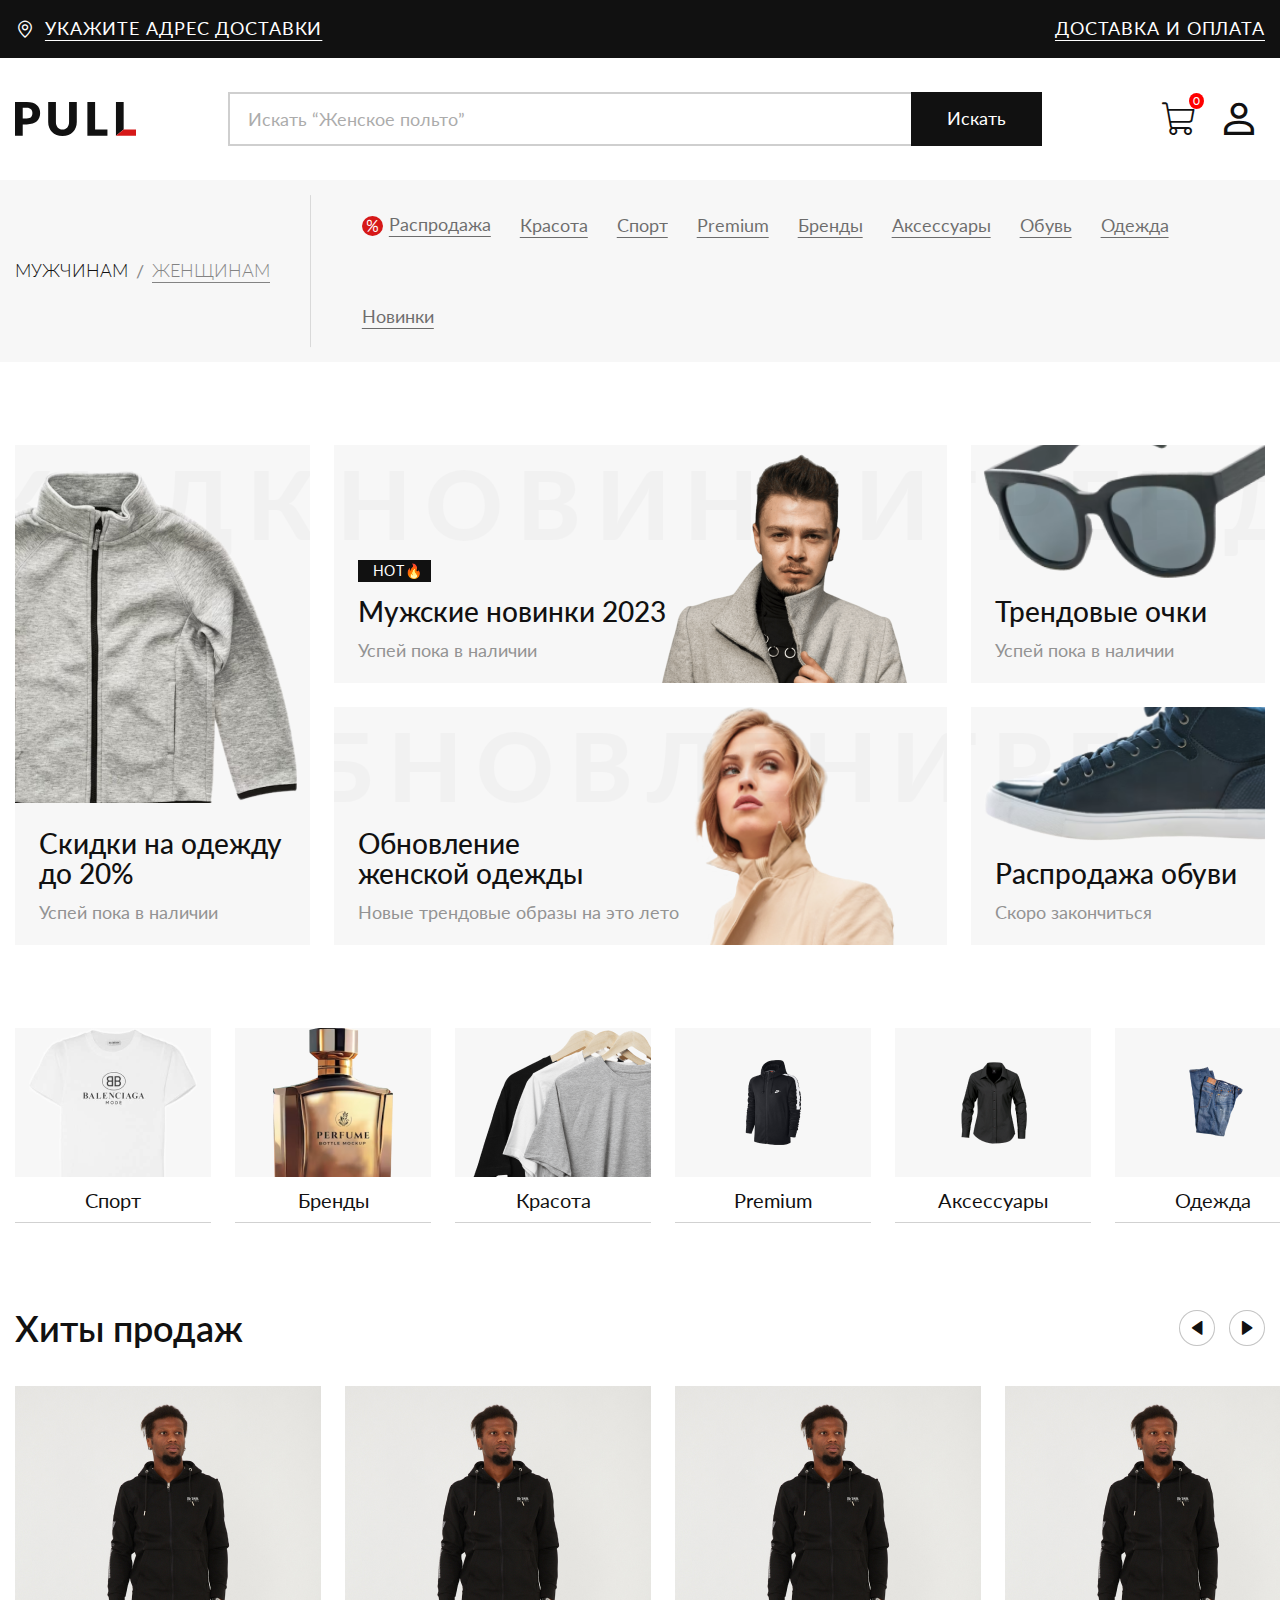
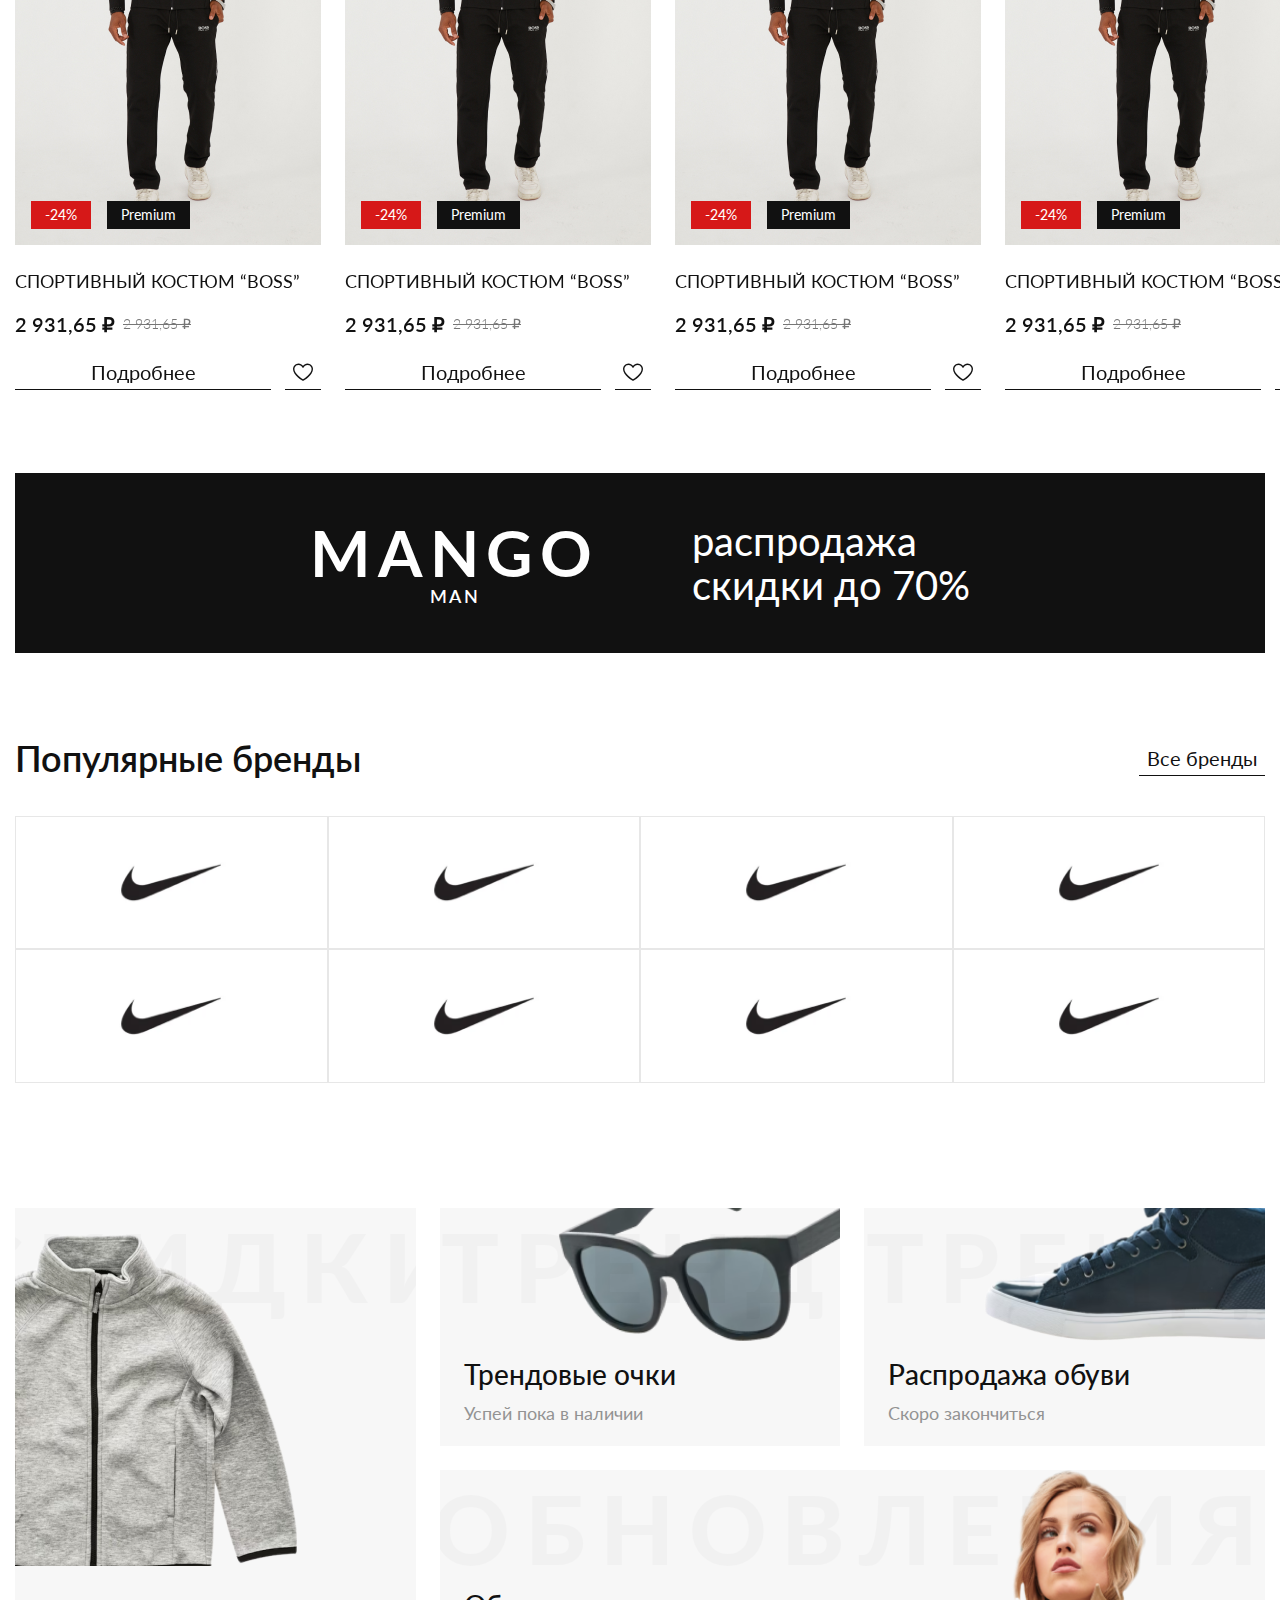
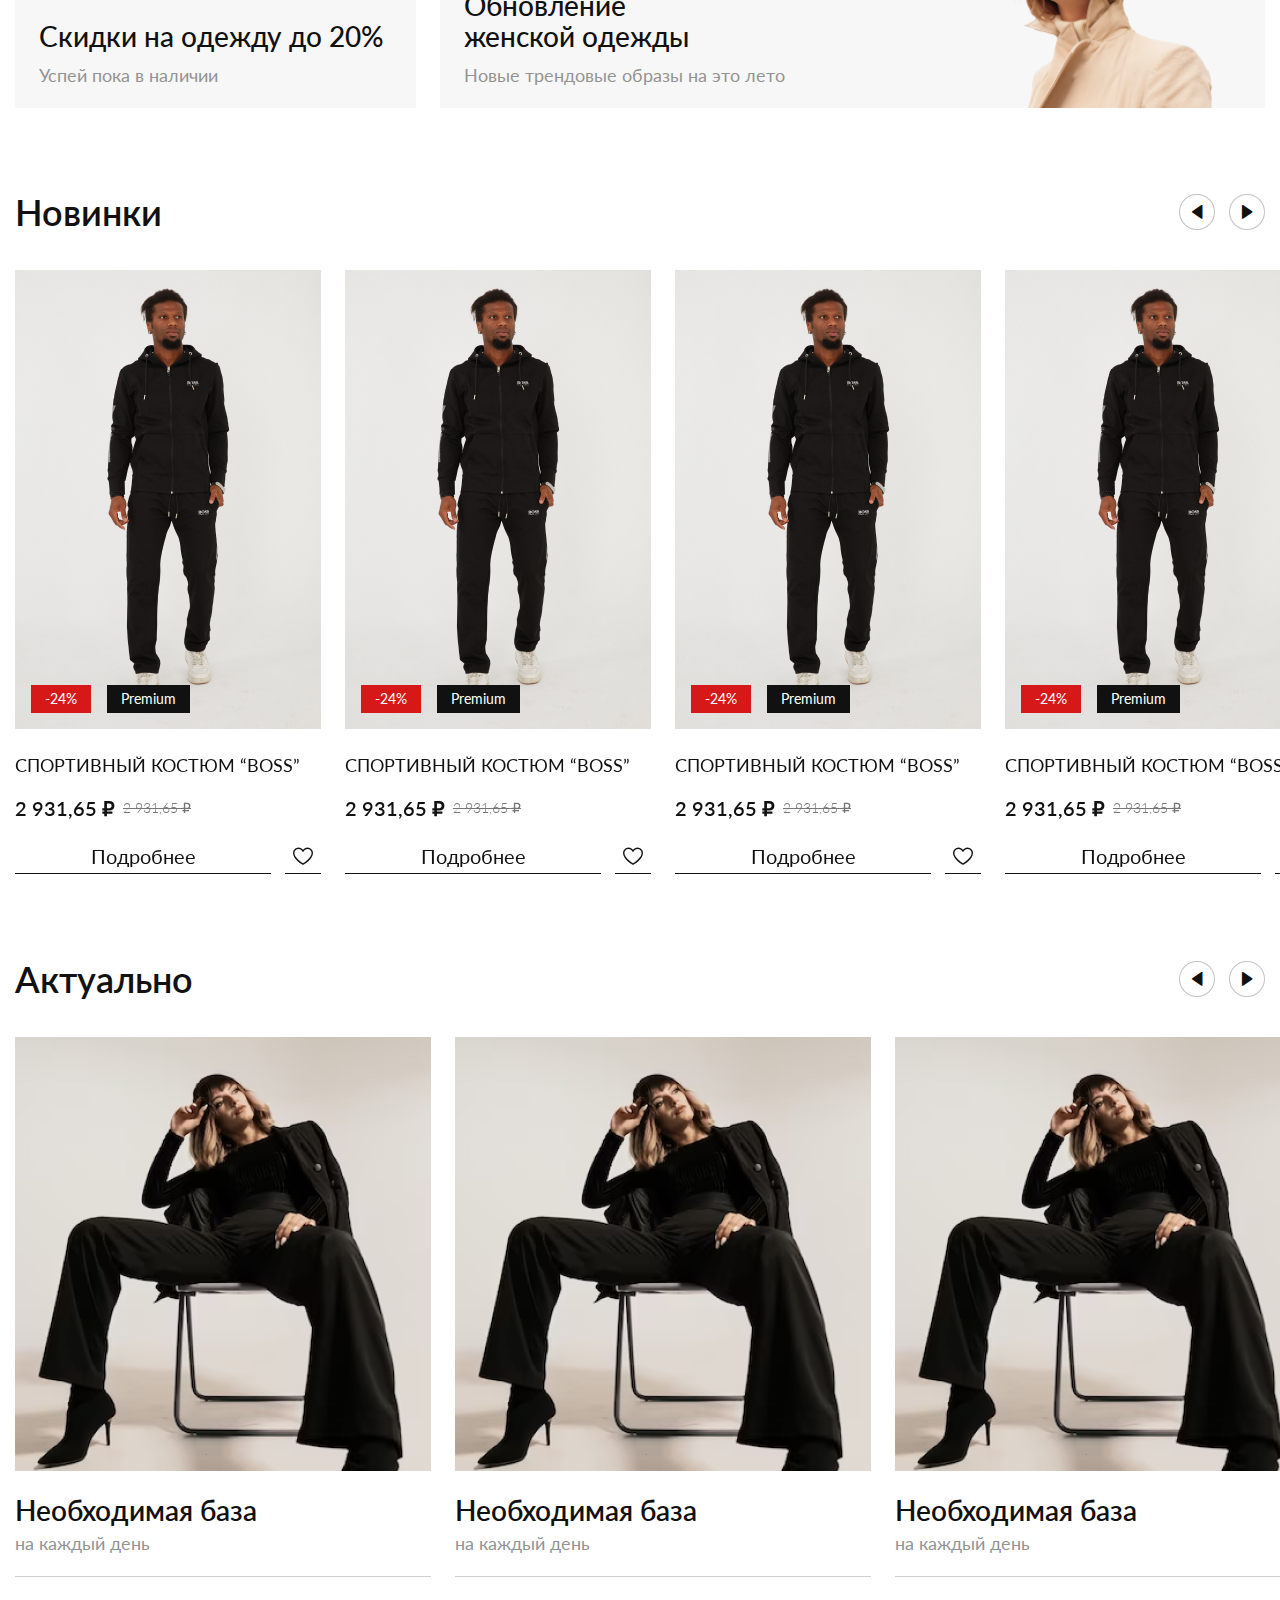
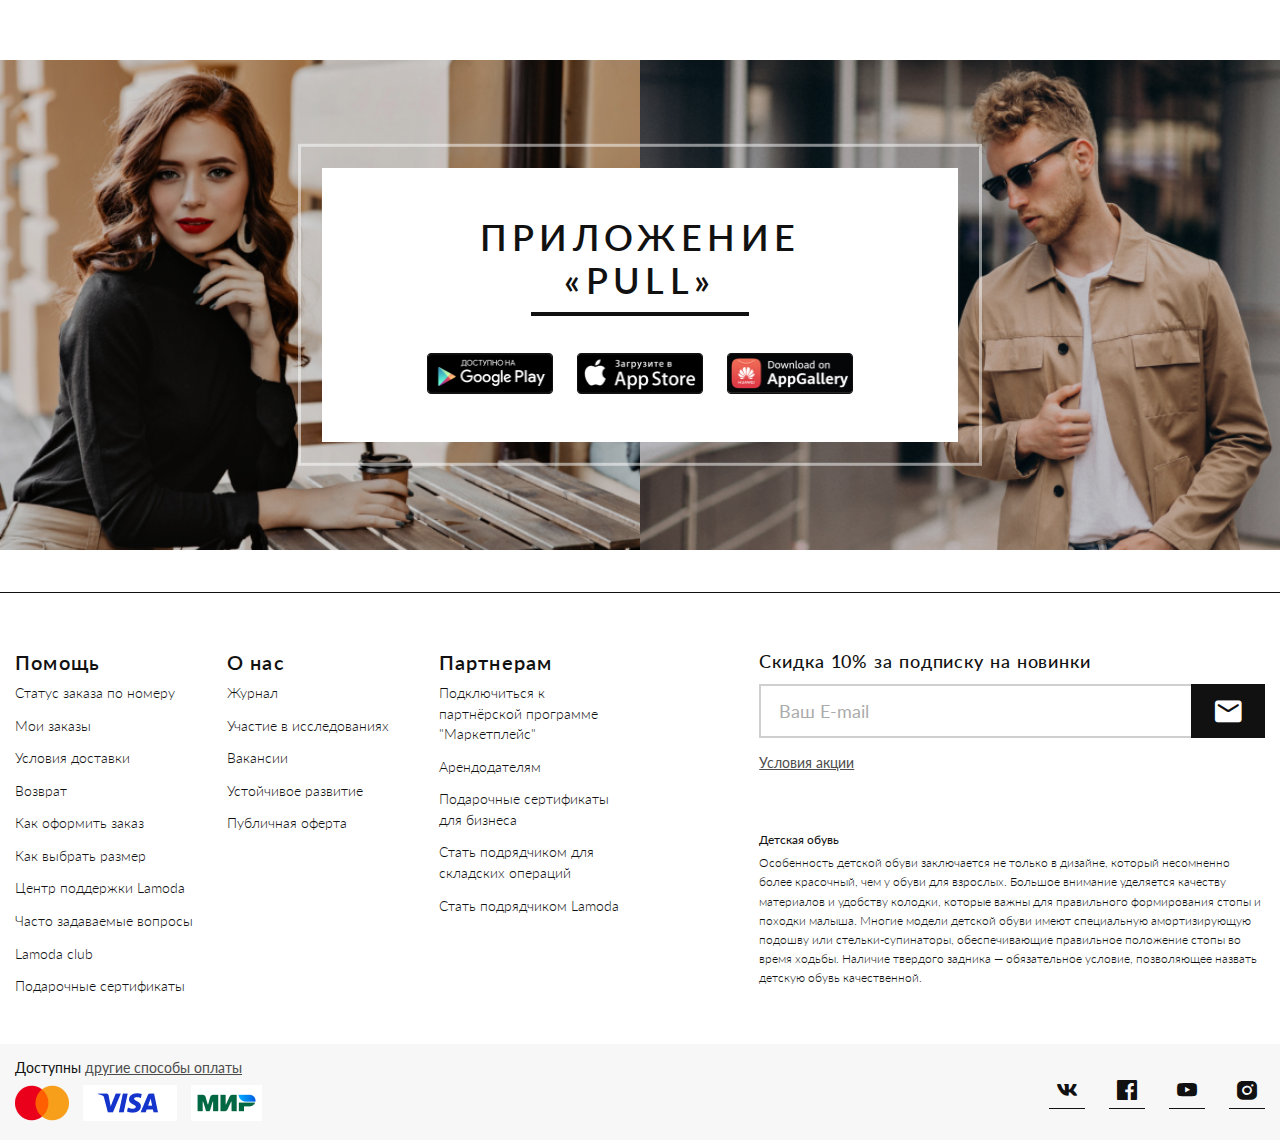
<file: index.html>
<!DOCTYPE html>
<html lang="ru">
<head>
   <meta charset="UTF-8">
   <meta http-equiv="X-UA-Compatible" content="IE=edge">
   <meta name="viewport" content="width=device-width, initial-scale=1.0">
   <link rel="stylesheet" href="https://cdn.jsdelivr.net/npm/swiper@11/swiper-bundle.min.css">
   <link rel="stylesheet" href="css/style.css">
   <title>Pull</title>
</head>
<body>
   <div class="wrapper">
      <header class="header">
         <div class="header__top top-header">
            <div class="top-header__container">
               <div class="top-header__body" data-da=".menu__content,1000">
                  <a href="#" class="top-header__address _icon-location"><span>Укажите адрес доставки</span></a>
                  <a href="#" class="top-header__delivery">Доставка и оплата</a>
               </div>
            </div>
         </div>
         <div class="header__middle middle-header">
            <div class="middle-header__container">
               <div class="middle-header__column middle-header__column--1">
                  <button type="button" class="middle-header__icon icon-menu">
                     <span></span>
                     <span></span>
                     <span></span>
                  </button>
                  <a href="index.html" class="middle-header__logo" data-da=".middle-header__column--2,1000"><img src="img/logo.svg" alt="Логотип"></a>
               </div>
               <div class="middle-header__column middle-header__column--2">
                  <div class="middle-header__search search" data-da=".middle-header__column--1,1000,1">
                     <button type="button" class="search__icon _icon-search"></button>
                     <form class="search__form" action="#" method="post">
                        <div class="search__item">
                           <input class="search__input input" type="search" name="search" placeholder="Искать “Женское польто”">
                        </div>
                        <button class="search__btn btn" type="submit">Искать</button>
                     </form>
                  </div>
               </div>
               <div class="middle-header__column middle-header__column--3">
                  <div class="middle-header__actions actions-header">
                     <a href="#" class="actions-header__cart _icon-cart"><span>0</span></a>
                     <a href="#" class="actions-header__user _icon-user"></a>
                  </div>
               </div>
            </div>
         </div>
         <div class="header__bottom bottom-header">
            <div class="bottom-header__container">
               <div class="bottom-header__gender">
                  <div class="gender-header">
                     <a href="#" class="gender-header__link _active">Мужчинам</a>
                     <span>/</span>
                     <a href="#" class="gender-header__link">Женщинам</a>
                  </div>
               </div>
               <div class="bottom-header__menu menu">
                  <div class="menu__body">
                     <div class="menu__burger">
                        <button type="button" class="menu__icon">
                           <span></span>
                           <span></span>
                           <span></span>
                        </button>
                     </div>
                     <nav class="menu__content">
                        <div class="menu__gender">
                           <div class="gender-header">
                              <a href="#" class="gender-header__link _active">Мужчинам</a>
                              <span>/</span>
                              <a href="#" class="gender-header__link">Женщинам</a>
                           </div>
                        </div>
                        <ul class="menu__list">
                           <li class="menu__item"><a href="" class="menu__link _icon-percent"><span>Распродажа</span></a></li>
                           <li class="menu__item"><a href="" class="menu__link"><span>Красота</span></a></li>
                           <li class="menu__item"><a href="" class="menu__link"><span>Спорт</span></a></li>
                           <li class="menu__item"><a href="" class="menu__link"><span>Premium</span></a></li>
                           <li class="menu__item"><a href="" class="menu__link"><span>Бренды</span></a></li>
                           <li class="menu__item"><a href="" class="menu__link"><span>Аксессуары</span></a></li>
                           <li class="menu__item"><a href="" class="menu__link"><span>Обувь</span></a></li>
                           <li class="menu__item"><a href="" class="menu__link"><span>Одежда</span></a></li>
                           <li class="menu__item"><a href="" class="menu__link"><span>Новинки</span></a></li> 
                        </ul>
                        <a href="#" class="menu__btn btn">Войти</a>
                     </nav>
                  </div>
               </div>
            </div>
         </div>
      </header>
      <main class="page">
         <div class="page__banners banners">
            <div class="banners__container">
               <div class="banners__items">
                  <a href="catalog.html" class="banners__item item-banners item-banners--max item-banners--col item-banners--1">
                     <div class="item-banners__body">
                        <h4 class="item-banners__title">Скидки на одежду до 20%</h4>
                        <div class="item-banners__text text">Успей пока в наличии</div>
                        <div class="item-banners__link">Пререйти</div>
                     </div>
                     <div class="item-banners__image">
                        <img src="img/banners/01.png" alt="">
                     </div>
                     <div class="item-banners__bg">
                        Скидки
                     </div>
                  </a>
                  <a href="catalog.html" class="banners__item item-banners item-banners--middle item-banners--2">
                     <div class="item-banners__body">
                        <div class="item-banners__label">НОТ🔥</div>
                        <h4 class="item-banners__title">Мужские новинки 2023</h4>
                        <div class="item-banners__text text">Успей пока в наличии</div>
                        <div class="item-banners__link">Пререйти</div>
                     </div>
                     <div class="item-banners__image">
                        <img src="img/banners/03.png" alt="">
                     </div>
                     <div class="item-banners__bg">
                        Новинки
                     </div>
                  </a>
                  <a href="catalog.html" class="banners__item item-banners item-banners--middle item-banners--3">
                     <div class="item-banners__body">
                        <h4 class="item-banners__title">Обновление <br> женской одежды</h4>
                        <div class="item-banners__text text">Новые трендовые образы на это лето</div>
                        <div class="item-banners__link">Пререйти</div>
                     </div>
                     <div class="item-banners__image">
                        <img src="img/banners/02.png" alt="">
                     </div>
                     <div class="item-banners__bg">
                        Обновления
                     </div>
                  </a>
                  <a href="catalog.html" class="banners__item item-banners item-banners--min item-banners--col item-banners--4">
                     <div class="item-banners__body">
                        <h4 class="item-banners__title">Трендовые очки</h4>
                        <div class="item-banners__text text">Успей пока в наличии</div>
                        <div class="item-banners__link">Пререйти</div>
                     </div>
                     <div class="item-banners__image">
                        <img src="img/banners/05.png" alt="">
                     </div>
                     <div class="item-banners__bg">
                        Тренд
                     </div>
                  </a>
                  <a href="catalog.html" class="banners__item item-banners item-banners--min item-banners--col item-banners--5">
                     <div class="item-banners__body">
                        <h4 class="item-banners__title">Распродажа обуви</h4>
                        <div class="item-banners__text text">Скоро закончиться</div>
                        <div class="item-banners__link">Пререйти</div>
                     </div>
                     <div class="item-banners__image">
                        <img src="img/banners/04.png" alt="">
                     </div>
                     <div class="item-banners__bg">
                        Тренд
                     </div>
                  </a>
               </div>
            </div>
         </div>
         <div class="page__category category">
            <div class="category__container">
               <div data-more="6" class="category__body">
                  <div class="category__content">
                     <div class="category__slider swiper">
                        <div class="category__wrapper swiper-wrapper">
                           <a href="catalog.html" data-more-item class="category__slide slide-category swiper-slide">
                              <div class="slide-category__body">
                                 <div class="slide-category__image">
                                    <img src="img/category/01.png" alt="">
                                 </div>
                                 <div class="slide-category__btn btn btn--wh">Спорт</div>
                              </div>
                           </a>
                           <a href="catalog.html" data-more-item class="category__slide slide-category swiper-slide">
                              <div class="slide-category__body">
                                 <div class="slide-category__image">
                                    <img src="img/category/02.png" alt="">
                                 </div>
                                 <div class="slide-category__btn btn btn--wh">Бренды</div>
                              </div>
                           </a>
                           <a href="catalog.html" data-more-item class="category__slide slide-category swiper-slide">
                              <div class="slide-category__body">
                                 <div class="slide-category__image">
                                    <img src="img/category/03.png" alt="">
                                 </div>
                                 <div class="slide-category__btn btn btn--wh">Красота</div>
                              </div>
                           </a>
                           <a href="catalog.html" data-more-item class="category__slide slide-category swiper-slide">
                              <div class="slide-category__body">
                                 <div class="slide-category__image">
                                    <img src="img/category/04.png" alt="">
                                 </div>
                                 <div class="slide-category__btn btn btn--wh">Premium</div>
                              </div>
                           </a>
                           <a href="catalog.html" data-more-item class="category__slide slide-category swiper-slide">
                              <div class="slide-category__body">
                                 <div class="slide-category__image">
                                    <img src="img/category/05.png" alt="">
                                 </div>
                                 <div class="slide-category__btn btn btn--wh">Аксессуары</div>
                              </div>
                           </a>
                           <a href="catalog.html" data-more-item class="category__slide slide-category swiper-slide">
                              <div class="slide-category__body">
                                 <div class="slide-category__image">
                                    <img src="img/category/06.png" alt="">
                                 </div>
                                 <div class="slide-category__btn btn btn--wh">Одежда</div>
                              </div>
                           </a>
                           <a href="catalog.html" data-more-item class="category__slide slide-category swiper-slide">
                              <div class="slide-category__body">
                                 <div class="slide-category__image">
                                    <img src="img/category/07.png" alt="">
                                 </div>
                                 <div class="slide-category__btn btn btn--wh">Спорт</div>
                              </div>
                           </a>
                           <a href="catalog.html" data-more-item class="category__slide slide-category swiper-slide">
                              <div class="slide-category__body">
                                 <div class="slide-category__image">
                                    <img src="img/category/08.png" alt="">
                                 </div>
                                 <div class="slide-category__btn btn btn--wh">Спорт</div>
                              </div>
                           </a>
                           <a href="catalog.html" data-more-item class="category__slide slide-category swiper-slide">
                              <div class="slide-category__body">
                                 <div class="slide-category__image">
                                    <img src="img/category/09.png" alt="">
                                 </div>
                                 <div class="slide-category__btn btn btn--wh">Спорт</div>
                              </div>
                           </a>
                           <a href="catalog.html" data-more-item class="category__slide slide-category swiper-slide">
                              <div class="slide-category__body">
                                 <div class="slide-category__image">
                                    <img src="img/category/10.png" alt="">
                                 </div>
                                 <div class="slide-category__btn btn btn--wh">Спорт</div>
                              </div>
                           </a>
                           <a href="catalog.html" data-more-item class="category__slide slide-category swiper-slide">
                              <div class="slide-category__body">
                                 <div class="slide-category__image">
                                    <img src="img/category/11.png" alt="">
                                 </div>
                                 <div class="slide-category__btn btn btn--wh">Спорт</div>
                              </div>
                           </a>
                           <a href="catalog.html" data-more-item class="category__slide slide-category swiper-slide">
                              <div class="slide-category__body">
                                 <div class="slide-category__image">
                                    <img src="img/category/12.png" alt="">
                                 </div>
                                 <div class="slide-category__btn btn btn--wh">Спорт</div>
                              </div>
                           </a>
                        </div>
                     </div>
                     <div class="category__arrows arrows">
                        <div class="category__prev arrows__arrow arrows__prev _icon-triangle-left"></div>
                        <div class="category__next arrows__arrow arrows__next _icon-triangle-right"></div>
                     </div>
                  </div>
                  <button data-show type="button" class="category__more btn btn--wh show _icon-arrow">
                     <span>Показать еще</span>
                  </button>
                  <button data-hide type="button" class="category__more btn btn--wh _icon-arrow">
                     <span>Скыть</span>
                  </button>
               </div>
            </div>
         </div>
         <section class="page__hits hits">
            <div class="hits__container">
               <div class="hits__top">
                  <h2 class="hits__title title">Хиты продаж</h2>
                  <div class="hits__arrows arrows">
                     <div class="hits__prev arrows__arrow arrows__prev _icon-triangle-left"></div>
                     <div class="hits__next arrows__arrow arrows__next _icon-triangle-right"></div>
                  </div>
               </div>
               <div class="hits__slider swiper">
                  <div class="hits__wrapper swiper-wrapper">
                     <div class="hits__slide swiper-slide slide-hits">
                        <article class="card">
                           <div class="card__top">
                              <a href="product.html" class="card__image">
                                 <img src="img/products/01.jpg" alt="">
                              </a>
                              <div class="card__tags">
                                 <div class="card__item card__item--sale">-24%</div>
                                 <div class="card__item card__item--prem">Premium</div>
                              </div>
                           </div>
                           <div class="card__body">
                              <h4 class="card__title"><a href="product.html">Спортивный костюм “BOSS”</a></h4>
                              <div class="card__price">
                                 <div class="card__new">2 931,65 ₽</div>
                                 <div class="card__old">2 931,65 ₽</div>
                              </div>
                              <div class="card__links">
                                 <a href="product.html" class="card__btn btn btn--wh">Подробнее</a>
                                 <a href="#" class="card__favorites _icon-favorites"></a>
                              </div>
                           </div>
                        </article>
                     </div>
                     <div class="hits__slide swiper-slide slide-hits">
                        <article class="card">
                           <div class="card__top">
                              <a href="product.html" class="card__image">
                                 <img src="img/products/01.jpg" alt="">
                              </a>
                              <div class="card__tags">
                                 <div class="card__item card__item--sale">-24%</div>
                                 <div class="card__item card__item--prem">Premium</div>
                              </div>
                           </div>
                           <div class="card__body">
                              <h4 class="card__title"><a href="product.html">Спортивный костюм “BOSS”</a></h4>
                              <div class="card__price">
                                 <div class="card__new">2 931,65 ₽</div>
                                 <div class="card__old">2 931,65 ₽</div>
                              </div>
                              <div class="card__links">
                                 <a href="product.html" class="card__btn btn btn--wh">Подробнее</a>
                                 <a href="#" class="card__favorites _icon-favorites"></a>
                              </div>
                           </div>
                        </article>
                     </div>
                     <div class="hits__slide swiper-slide slide-hits">
                        <article class="card">
                           <div class="card__top">
                              <a href="product.html" class="card__image">
                                 <img src="img/products/01.jpg" alt="">
                              </a>
                              <div class="card__tags">
                                 <div class="card__item card__item--sale">-24%</div>
                                 <div class="card__item card__item--prem">Premium</div>
                              </div>
                           </div>
                           <div class="card__body">
                              <h4 class="card__title"><a href="product.html">Спортивный костюм “BOSS”</a></h4>
                              <div class="card__price">
                                 <div class="card__new">2 931,65 ₽</div>
                                 <div class="card__old">2 931,65 ₽</div>
                              </div>
                              <div class="card__links">
                                 <a href="product.html" class="card__btn btn btn--wh">Подробнее</a>
                                 <a href="#" class="card__favorites _icon-favorites"></a>
                              </div>
                           </div>
                        </article>
                     </div>
                     <div class="hits__slide swiper-slide slide-hits">
                        <article class="card">
                           <div class="card__top">
                              <a href="product.html" class="card__image">
                                 <img src="img/products/01.jpg" alt="">
                              </a>
                              <div class="card__tags">
                                 <div class="card__item card__item--sale">-24%</div>
                                 <div class="card__item card__item--prem">Premium</div>
                              </div>
                           </div>
                           <div class="card__body">
                              <h4 class="card__title"><a href="product.html">Спортивный костюм “BOSS”</a></h4>
                              <div class="card__price">
                                 <div class="card__new">2 931,65 ₽</div>
                                 <div class="card__old">2 931,65 ₽</div>
                              </div>
                              <div class="card__links">
                                 <a href="product.html" class="card__btn btn btn--wh">Подробнее</a>
                                 <a href="#" class="card__favorites _icon-favorites"></a>
                              </div>
                           </div>
                        </article>
                     </div>
                     <div class="hits__slide swiper-slide slide-hits">
                        <article class="card">
                           <div class="card__top">
                              <a href="product.html" class="card__image">
                                 <img src="img/products/01.jpg" alt="">
                              </a>
                              <div class="card__tags">
                                 <div class="card__item card__item--sale">-24%</div>
                                 <div class="card__item card__item--prem">Premium</div>
                              </div>
                           </div>
                           <div class="card__body">
                              <h4 class="card__title"><a href="product.html">Спортивный костюм “BOSS”</a></h4>
                              <div class="card__price">
                                 <div class="card__new">2 931,65 ₽</div>
                                 <div class="card__old">2 931,65 ₽</div>
                              </div>
                              <div class="card__links">
                                 <a href="product.html" class="card__btn btn btn--wh">Подробнее</a>
                                 <a href="#" class="card__favorites _icon-favorites"></a>
                              </div>
                           </div>
                        </article>
                     </div>
                  </div>
               </div>
            </div>
         </section>
         <div class="page__sale-banners sale-banners">
            <div class="sale-banners__container">
               <a href="catalog.html" class="sale-banners__body">
                  <div class="sale-banners__content">
                     <div class="sale-banners__brand">MaNGO</div>
                     <div class="sale-banners__pol">MAN</div>
                  </div>
                  <div class="sale-banners__text">
                     распродажа <br> скидки до 70%
                  </div>
               </a>
            </div>
         </div>
         <section class="page__brands brands">
            <div class="brands__container">
               <div class="brands__top">
                  <h2 class="brands__title title">Популярные бренды</h2>
                  <a href="#" class="brands__link btn btn--wh" data-da=".brands__body,767.98">Все бренды</a>
               </div>
               <div class="brands__body">
                  <div class="brands__items">
                     <a href="#" class="brands__item">
                        <img src="img/brands/01.png" alt="">
                     </a>
                     <a href="#" class="brands__item">
                        <img src="img/brands/01.png" alt="">
                     </a>
                     <a href="#" class="brands__item">
                        <img src="img/brands/01.png" alt="">
                     </a>
                     <a href="#" class="brands__item">
                        <img src="img/brands/01.png" alt="">
                     </a>
                     <a href="#" class="brands__item">
                        <img src="img/brands/01.png" alt="">
                     </a>
                     <a href="#" class="brands__item">
                        <img src="img/brands/01.png" alt="">
                     </a>
                     <a href="#" class="brands__item">
                        <img src="img/brands/01.png" alt="">
                     </a>
                     <a href="#" class="brands__item">
                        <img src="img/brands/01.png" alt="">
                     </a>
                  </div>
               </div>
            </div>
         </section>
         <div class="page__banners banners">
            <div class="banners__container">
               <div class="banners__items banners__items--four">
                  <a href="catalog.html" class="banners__item item-banners item-banners--max item-banners--col item-banners--1">
                     <div class="item-banners__body">
                        <h4 class="item-banners__title">Скидки на одежду до 20%</h4>
                        <div class="item-banners__text text">Успей пока в наличии</div>
                        <div class="item-banners__link">Пререйти</div>
                     </div>
                     <div class="item-banners__image">
                        <img src="img/banners/01.png" alt="">
                     </div>
                     <div class="item-banners__bg">
                        Скидки
                     </div>
                  </a>
                  <a href="catalog.html" class="banners__item item-banners item-banners--middle item-banners--3">
                     <div class="item-banners__body">
                        <h4 class="item-banners__title">Обновление <br> женской одежды</h4>
                        <div class="item-banners__text text">Новые трендовые образы на это лето</div>
                        <div class="item-banners__link">Пререйти</div>
                     </div>
                     <div class="item-banners__image">
                        <img src="img/banners/02.png" alt="">
                     </div>
                     <div class="item-banners__bg">
                        Обновления
                     </div>
                  </a>
                  <a href="catalog.html" class="banners__item item-banners item-banners--min item-banners--col item-banners--4">
                     <div class="item-banners__body">
                        <h4 class="item-banners__title">Трендовые очки</h4>
                        <div class="item-banners__text text">Успей пока в наличии</div>
                        <div class="item-banners__link">Пререйти</div>
                     </div>
                     <div class="item-banners__image">
                        <img src="img/banners/05.png" alt="">
                     </div>
                     <div class="item-banners__bg">
                        Тренд
                     </div>
                  </a>
                  <a href="catalog.html" class="banners__item item-banners item-banners--min item-banners--col item-banners--5">
                     <div class="item-banners__body">
                        <h4 class="item-banners__title">Распродажа обуви</h4>
                        <div class="item-banners__text text">Скоро закончиться</div>
                        <div class="item-banners__link">Пререйти</div>
                     </div>
                     <div class="item-banners__image">
                        <img src="img/banners/04.png" alt="">
                     </div>
                     <div class="item-banners__bg">
                        Тренд
                     </div>
                  </a>
               </div>
            </div>
         </div>
         <section class="page__new-products new-products">
            <div class="new-products__container">
               <div class="new-products__top">
                  <h2 class="new-products__title title">Новинки</h2>
                  <div class="new-products__arrows arrows">
                     <div class="new-products__prev arrows__arrow arrows__prev _icon-triangle-left"></div>
                     <div class="new-products__next arrows__arrow arrows__next _icon-triangle-right"></div>
                  </div>
               </div>
               <div class="new-products__slider swiper">
                  <div class="new-products__wrapper swiper-wrapper">
                     <div class="new-products__slide swiper-slide slide-new-products">
                        <article class="card">
                           <div class="card__top">
                              <a href="product.html" class="card__image">
                                 <img src="img/products/01.jpg" alt="">
                              </a>
                              <div class="card__tags">
                                 <div class="card__item card__item--sale">-24%</div>
                                 <div class="card__item card__item--prem">Premium</div>
                              </div>
                           </div>
                           <div class="card__body">
                              <h4 class="card__title"><a href="product.html">Спортивный костюм “BOSS”</a></h4>
                              <div class="card__price">
                                 <div class="card__new">2 931,65 ₽</div>
                                 <div class="card__old">2 931,65 ₽</div>
                              </div>
                              <div class="card__links">
                                 <a href="product.html" class="card__btn btn btn--wh">Подробнее</a>
                                 <a href="#" class="card__favorites _icon-favorites"></a>
                              </div>
                           </div>
                        </article>
                     </div>
                     <div class="new-products__slide swiper-slide slide-new-products">
                        <article class="card">
                           <div class="card__top">
                              <a href="product.html" class="card__image">
                                 <img src="img/products/01.jpg" alt="">
                              </a>
                              <div class="card__tags">
                                 <div class="card__item card__item--sale">-24%</div>
                                 <div class="card__item card__item--prem">Premium</div>
                              </div>
                           </div>
                           <div class="card__body">
                              <h4 class="card__title"><a href="product.html">Спортивный костюм “BOSS”</a></h4>
                              <div class="card__price">
                                 <div class="card__new">2 931,65 ₽</div>
                                 <div class="card__old">2 931,65 ₽</div>
                              </div>
                              <div class="card__links">
                                 <a href="product.html" class="card__btn btn btn--wh">Подробнее</a>
                                 <a href="#" class="card__favorites _icon-favorites"></a>
                              </div>
                           </div>
                        </article>
                     </div>
                     <div class="new-products__slide swiper-slide slide-new-products">
                        <article class="card">
                           <div class="card__top">
                              <a href="product.html" class="card__image">
                                 <img src="img/products/01.jpg" alt="">
                              </a>
                              <div class="card__tags">
                                 <div class="card__item card__item--sale">-24%</div>
                                 <div class="card__item card__item--prem">Premium</div>
                              </div>
                           </div>
                           <div class="card__body">
                              <h4 class="card__title"><a href="product.html">Спортивный костюм “BOSS”</a></h4>
                              <div class="card__price">
                                 <div class="card__new">2 931,65 ₽</div>
                                 <div class="card__old">2 931,65 ₽</div>
                              </div>
                              <div class="card__links">
                                 <a href="product.html" class="card__btn btn btn--wh">Подробнее</a>
                                 <a href="#" class="card__favorites _icon-favorites"></a>
                              </div>
                           </div>
                        </article>
                     </div>
                     <div class="new-products__slide swiper-slide slide-new-products">
                        <article class="card">
                           <div class="card__top">
                              <a href="product.html" class="card__image">
                                 <img src="img/products/01.jpg" alt="">
                              </a>
                              <div class="card__tags">
                                 <div class="card__item card__item--sale">-24%</div>
                                 <div class="card__item card__item--prem">Premium</div>
                              </div>
                           </div>
                           <div class="card__body">
                              <h4 class="card__title"><a href="product.html">Спортивный костюм “BOSS”</a></h4>
                              <div class="card__price">
                                 <div class="card__new">2 931,65 ₽</div>
                                 <div class="card__old">2 931,65 ₽</div>
                              </div>
                              <div class="card__links">
                                 <a href="product.html" class="card__btn btn btn--wh">Подробнее</a>
                                 <a href="#" class="card__favorites _icon-favorites"></a>
                              </div>
                           </div>
                        </article>
                     </div>
                     <div class="new-products__slide swiper-slide slide-new-products">
                        <article class="card">
                           <div class="card__top">
                              <a href="product.html" class="card__image">
                                 <img src="img/products/01.jpg" alt="">
                              </a>
                              <div class="card__tags">
                                 <div class="card__item card__item--sale">-24%</div>
                                 <div class="card__item card__item--prem">Premium</div>
                              </div>
                           </div>
                           <div class="card__body">
                              <h4 class="card__title"><a href="product.html">Спортивный костюм “BOSS”</a></h4>
                              <div class="card__price">
                                 <div class="card__new">2 931,65 ₽</div>
                                 <div class="card__old">2 931,65 ₽</div>
                              </div>
                              <div class="card__links">
                                 <a href="product.html" class="card__btn btn btn--wh">Подробнее</a>
                                 <a href="#" class="card__favorites _icon-favorites"></a>
                              </div>
                           </div>
                        </article>
                     </div>
                  </div>
               </div>
            </div>
         </section>
         <section class="page__actual actual">
            <div class="actual__container">
               <div class="actual__top">
                  <h2 class="actual__title title">Актуально</h2>
                  <div class="actual__arrows arrows">
                     <div class="actual__prev arrows__arrow arrows__prev _icon-triangle-left"></div>
                     <div class="actual__next arrows__arrow arrows__next _icon-triangle-right"></div>
                  </div>
               </div>
               <div class="actual__slider swiper">
                  <div class="actual__wrapper swiper-wrapper">
                     <article class="actual__slide swiper-slide slide-actual">
                        <a href="#" class="slide-actual__image">
                           <img src="img/actual/01.jpg" alt="">
                        </a>
                        <div class="slide-actual__body">
                           <h4 class="slide-actual__title"><a href="#">Необходимая база</a></h4>
                           <div class="slide-actual__text text">на каждый день</div>
                        </div>
                     </article>
                     <article class="actual__slide swiper-slide slide-actual">
                        <a href="#" class="slide-actual__image">
                           <img src="img/actual/01.jpg" alt="">
                        </a>
                        <div class="slide-actual__body">
                           <h4 class="slide-actual__title"><a href="#">Необходимая база</a></h4>
                           <div class="slide-actual__text text">на каждый день</div>
                        </div>
                     </article>
                     <article class="actual__slide swiper-slide slide-actual">
                        <a href="#" class="slide-actual__image">
                           <img src="img/actual/01.jpg" alt="">
                        </a>
                        <div class="slide-actual__body">
                           <h4 class="slide-actual__title"><a href="#">Необходимая база</a></h4>
                           <div class="slide-actual__text text">на каждый день</div>
                        </div>
                     </article>
                     <article class="actual__slide swiper-slide slide-actual">
                        <a href="#" class="slide-actual__image">
                           <img src="img/actual/01.jpg" alt="">
                        </a>
                        <div class="slide-actual__body">
                           <h4 class="slide-actual__title"><a href="#">Необходимая база</a></h4>
                           <div class="slide-actual__text text">на каждый день</div>
                        </div>
                     </article>
                     <article class="actual__slide swiper-slide slide-actual">
                        <a href="#" class="slide-actual__image">
                           <img src="img/actual/01.jpg" alt="">
                        </a>
                        <div class="slide-actual__body">
                           <h4 class="slide-actual__title"><a href="#">Необходимая база</a></h4>
                           <div class="slide-actual__text text">на каждый день</div>
                        </div>
                     </article>
                     <article class="actual__slide swiper-slide slide-actual">
                        <a href="#" class="slide-actual__image">
                           <img src="img/actual/01.jpg" alt="">
                        </a>
                        <div class="slide-actual__body">
                           <h4 class="slide-actual__title"><a href="#">Необходимая база</a></h4>
                           <div class="slide-actual__text text">на каждый день</div>
                        </div>
                     </article>
                  </div>
               </div>
            </div>
         </section>
         <section class="page__application application">
            <div class="application__container">
               <div class="application__content">
                  <div class="application__body">
                     <h2 class="application__title title">Приложение «PULL»</h2>
                     <div class="application__items">
                        <a href="#" class="application__item">
                           <img src="img/application/01.jpg" alt="">
                        </a>
                        <a href="#" class="application__item">
                           <img src="img/application/02.jpg" alt="">
                        </a>
                        <a href="#" class="application__item">
                           <img src="img/application/03.jpg" alt="">
                        </a>
                     </div>
                  </div>
                  <div class="application__bg">
                     <div class="application__image application__image--1">
                        <img src="img/application/bg-1.jpg" alt="">
                     </div>
                     <div class="application__image application__image--2">
                        <img src="img/application/bg-2.jpg" alt="">
                     </div>
                  </div>
               </div>
            </div>
         </section>
      </main>
      <footer class="footer">
         <div class="footer__top top-footer">
            <div class="top-footer__container">
               <div class="top-footer__row">
                  <div class="top-footer__menu">
                     <nav class="top-footer__items">
                        <div class="top-footer__item">
                           <div class="top-footer__title">Помощь</div>
                           <ul class="top-footer__list">
                              <li><a href="#" class="top-footer__link">Статус заказа по номеру</a></li>
                              <li><a href="#" class="top-footer__link">Мои заказы</a></li>
                              <li><a href="#" class="top-footer__link">Условия доставки</a></li>
                              <li><a href="#" class="top-footer__link">Возврат</a></li>
                              <li><a href="#" class="top-footer__link">Как оформить заказ</a></li>
                              <li><a href="#" class="top-footer__link">Как выбрать размер</a></li>
                              <li><a href="#" class="top-footer__link">Центр поддержки Lamoda</a></li>
                              <li><a href="#" class="top-footer__link">Часто задаваемые вопросы</a></li>
                              <li><a href="#" class="top-footer__link">Lamoda club</a></li>
                              <li><a href="#" class="top-footer__link">Подарочные сертификаты</a></li>
                           </ul>
                        </div>
                        <div class="top-footer__item">
                           <div class="top-footer__title">О нас</div>
                           <ul class="top-footer__list">
                              <li><a href="#" class="top-footer__link">Журнал</a></li>
                              <li><a href="#" class="top-footer__link">Участие в исследованиях</a></li>
                              <li><a href="#" class="top-footer__link">Вакансии</a></li>
                              <li><a href="#" class="top-footer__link">Устойчивое развитие</a></li>
                              <li><a href="#" class="top-footer__link">Публичная оферта</a></li>
                           </ul>
                        </div>
                        <div class="top-footer__item">
                           <div class="top-footer__title">Партнерам</div>
                           <ul class="top-footer__list">
                              <li><a href="#" class="top-footer__link">Подключиться к партнёрской программе "Маркетплейс"</a></li>
                              <li><a href="#" class="top-footer__link">Арендодателям</a></li>
                              <li><a href="#" class="top-footer__link">Подарочные сертификаты для бизнеса</a></li>
                              <li><a href="#" class="top-footer__link">Стать подрядчиком для складских операций</a></li>
                              <li><a href="#" class="top-footer__link">Стать подрядчиком Lamoda</a></li>
                           </ul>
                        </div>
                     </nav>
                  </div>
                  <div class="top-footer__col">
                     <div class="top-footer__form form-footer">
                        <div class="form-footer__title">Скидка 10% за подписку на новинки</div>
                        <form action="#" class="form-footer__body">
                           <div class="form-footer__item">
                              <input type="email" name="email" placeholder="Ваш E-mail" class="form-footer__input input">
                           </div>
                           <button type="submit" class="form-footer__btn btn _icon-email"></button>
                        </form>
                        <a href="#" class="form-footer__link">Условия акции</a>
                     </div>
                     <div class="top-footer__text">
                        <span>Детская обувь</span>
                        <p>Особенность детской обуви заключается не только в дизайне, который несомненно более красочный, чем у обуви для взрослых. Большое внимание уделяется качеству материалов и удобству колодки, которые важны для правильного формирования стопы и походки малыша. Многие модели детской обуви имеют специальную амортизирующую подошву или стельки-супинаторы, обеспечивающие правильное положение стопы во время ходьбы. Наличие твердого задника — обязательное условие, позволяющее назвать детскую обувь качественной.</p>
                     </div>
                  </div>
               </div>
            </div>
         </div>
         <div class="footer__bottom bottom-footer">
            <div class="bottom-footer__container">
               <div class="bottom-footer__body">
                  <div class="bottom-footer__content">
                     <div class="bottom-footer__title">Доступны <a href="#" class="bottom-footer__link">другие способы оплаты</a></div>
                     <a href="#" class="bottom-footer__pay">
                        <img src="img/footer/pay.png" alt="">
                     </a>
                  </div>
                  <div class="bottom-footer__items">
                     <a href="#" class="bottom-footer__item _icon-vk"></a>
                     <a href="#" class="bottom-footer__item _icon-facebook"></a>
                     <a href="#" class="bottom-footer__item _icon-youtube"></a>
                     <a href="#" class="bottom-footer__item _icon-inst"></a>
                  </div>
               </div>
            </div>
         </div>
      </footer>
   </div>
   <script src="https://cdn.jsdelivr.net/npm/swiper@11/swiper-bundle.min.js"></script>
   <script src="js/main.js"></script>
</body>
</html>
</file>
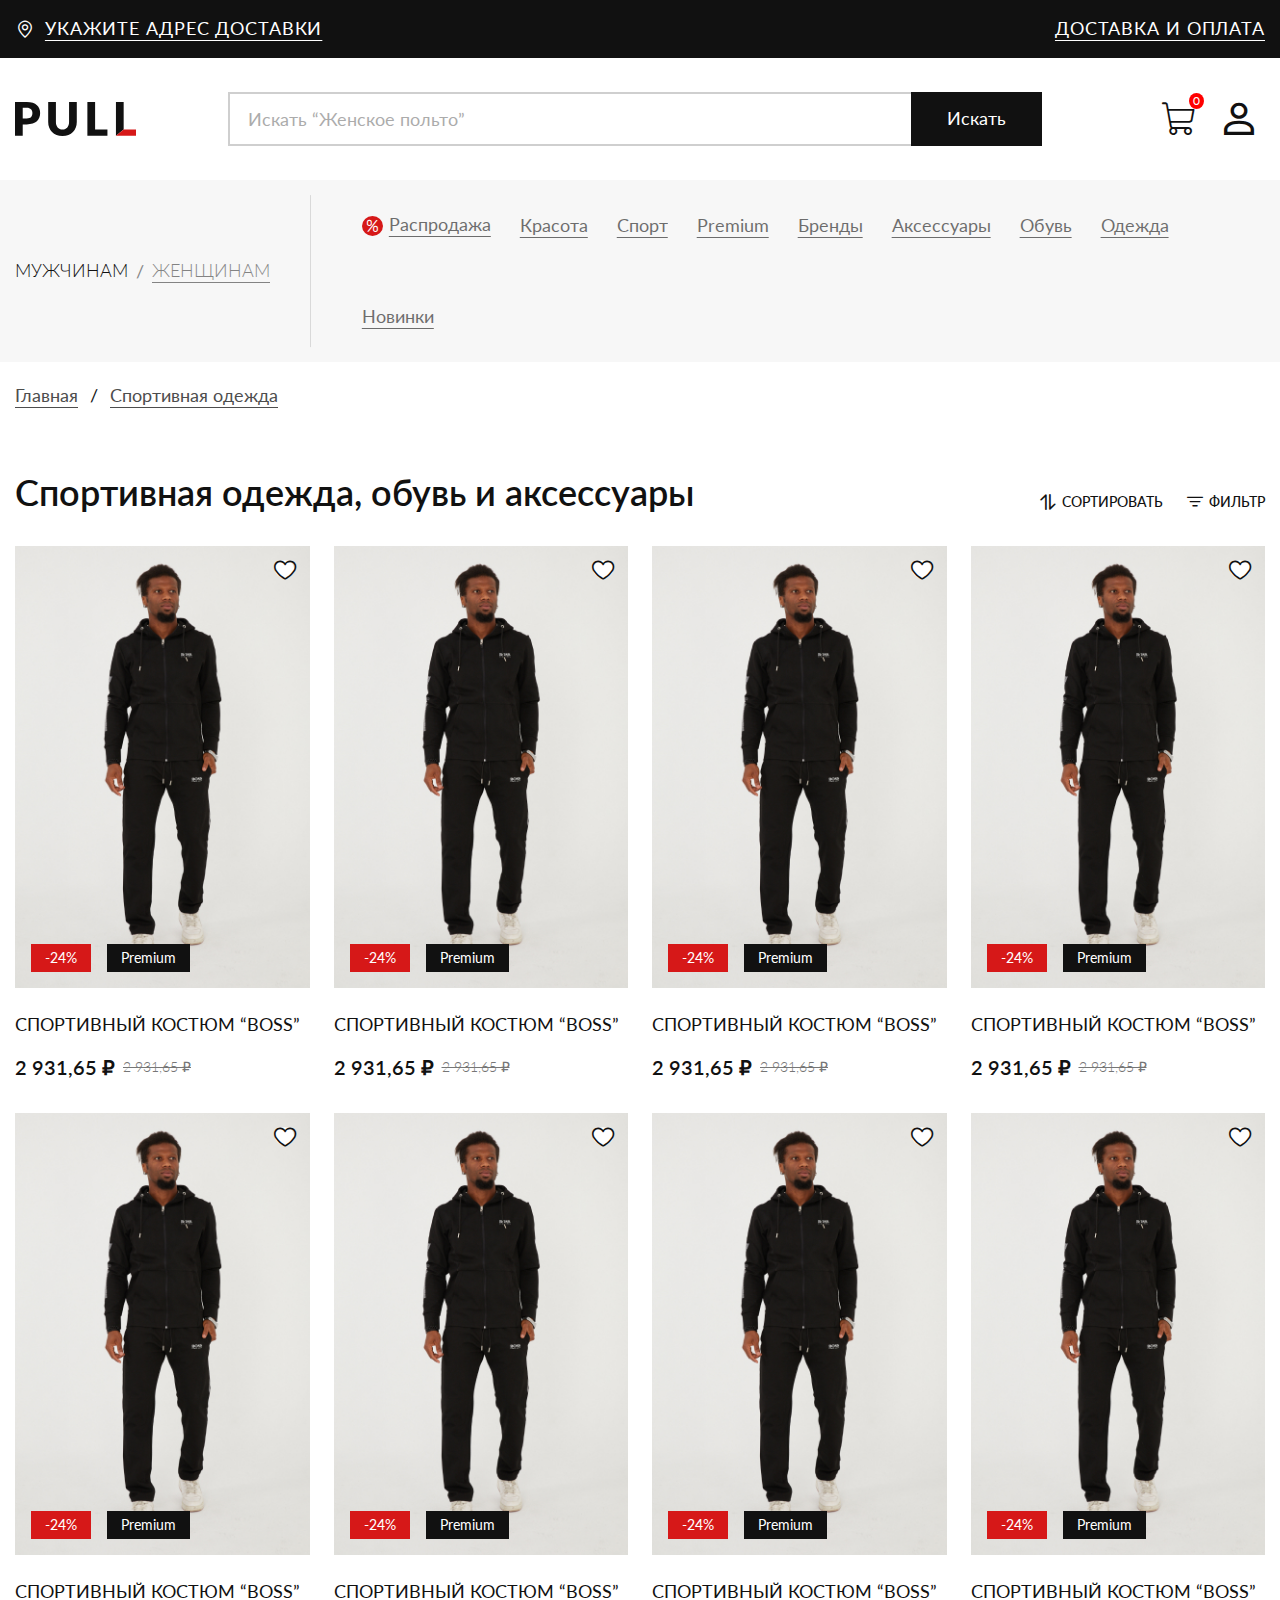
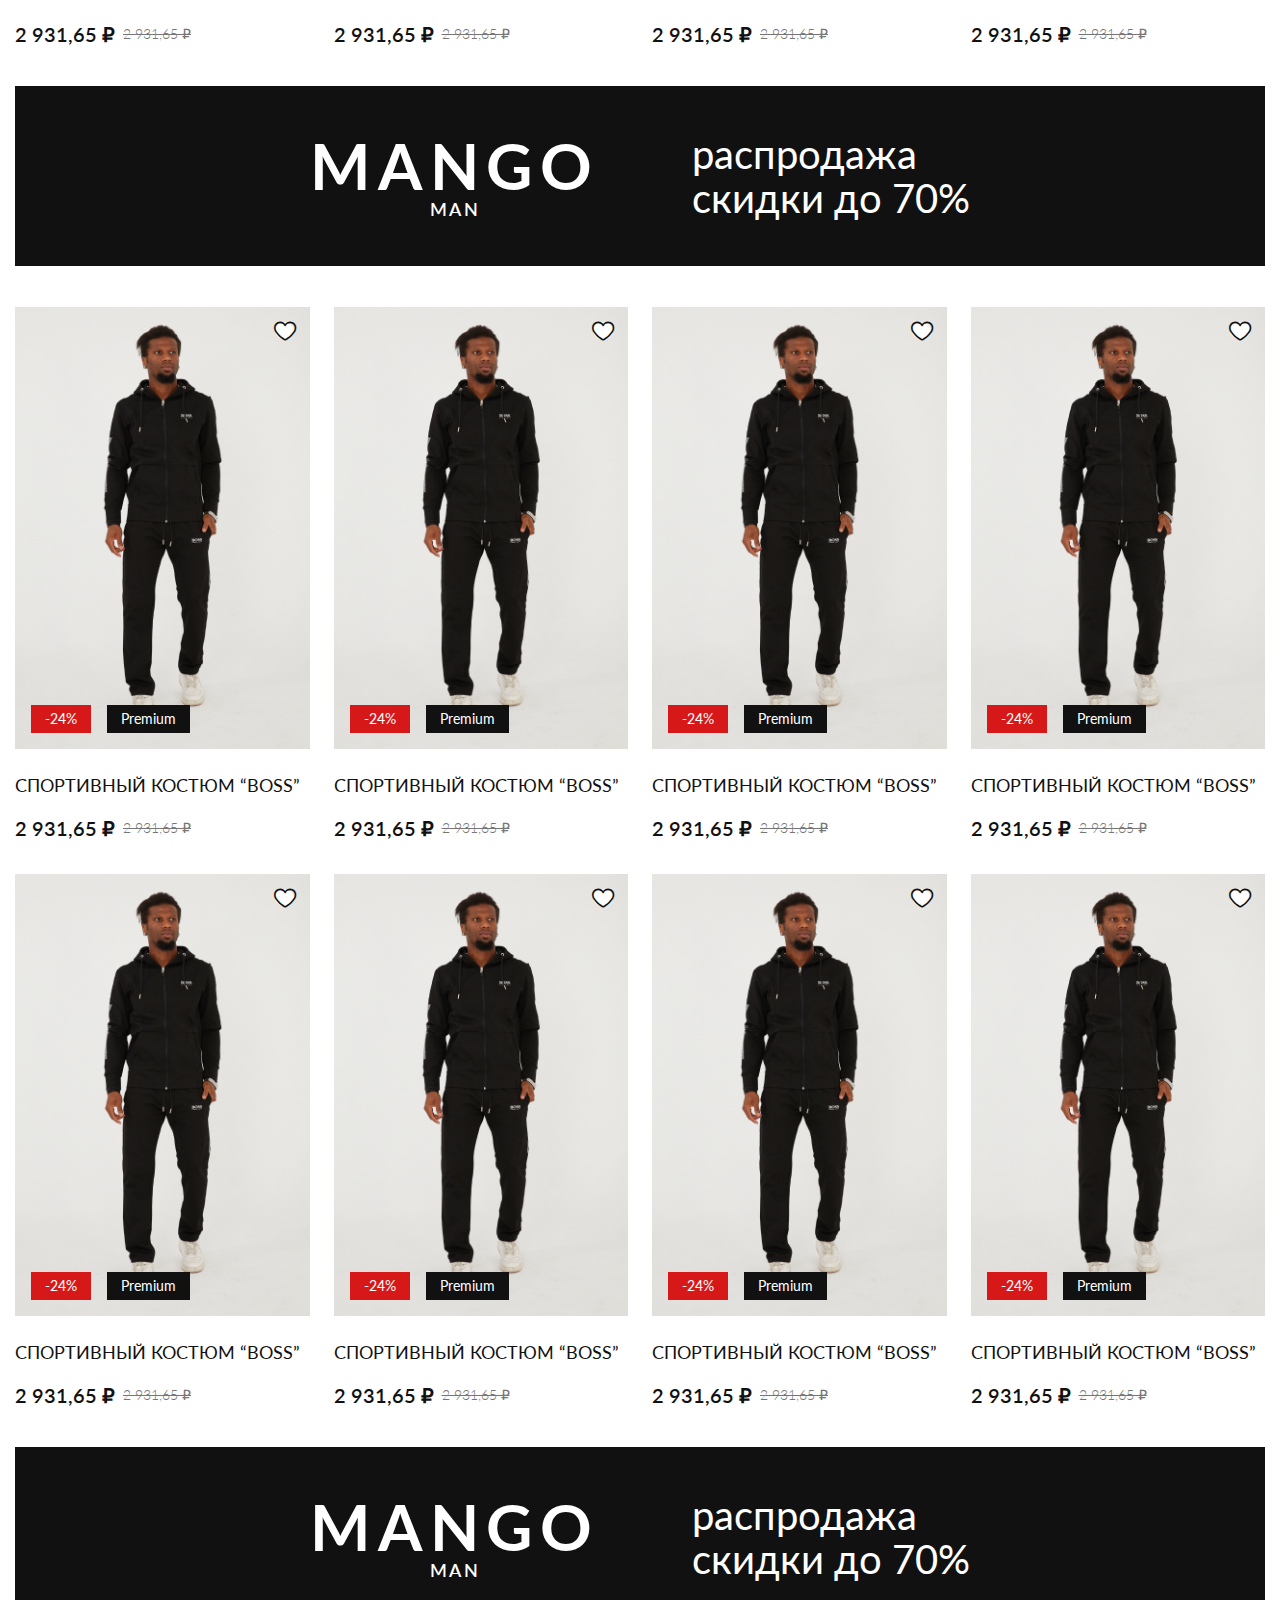
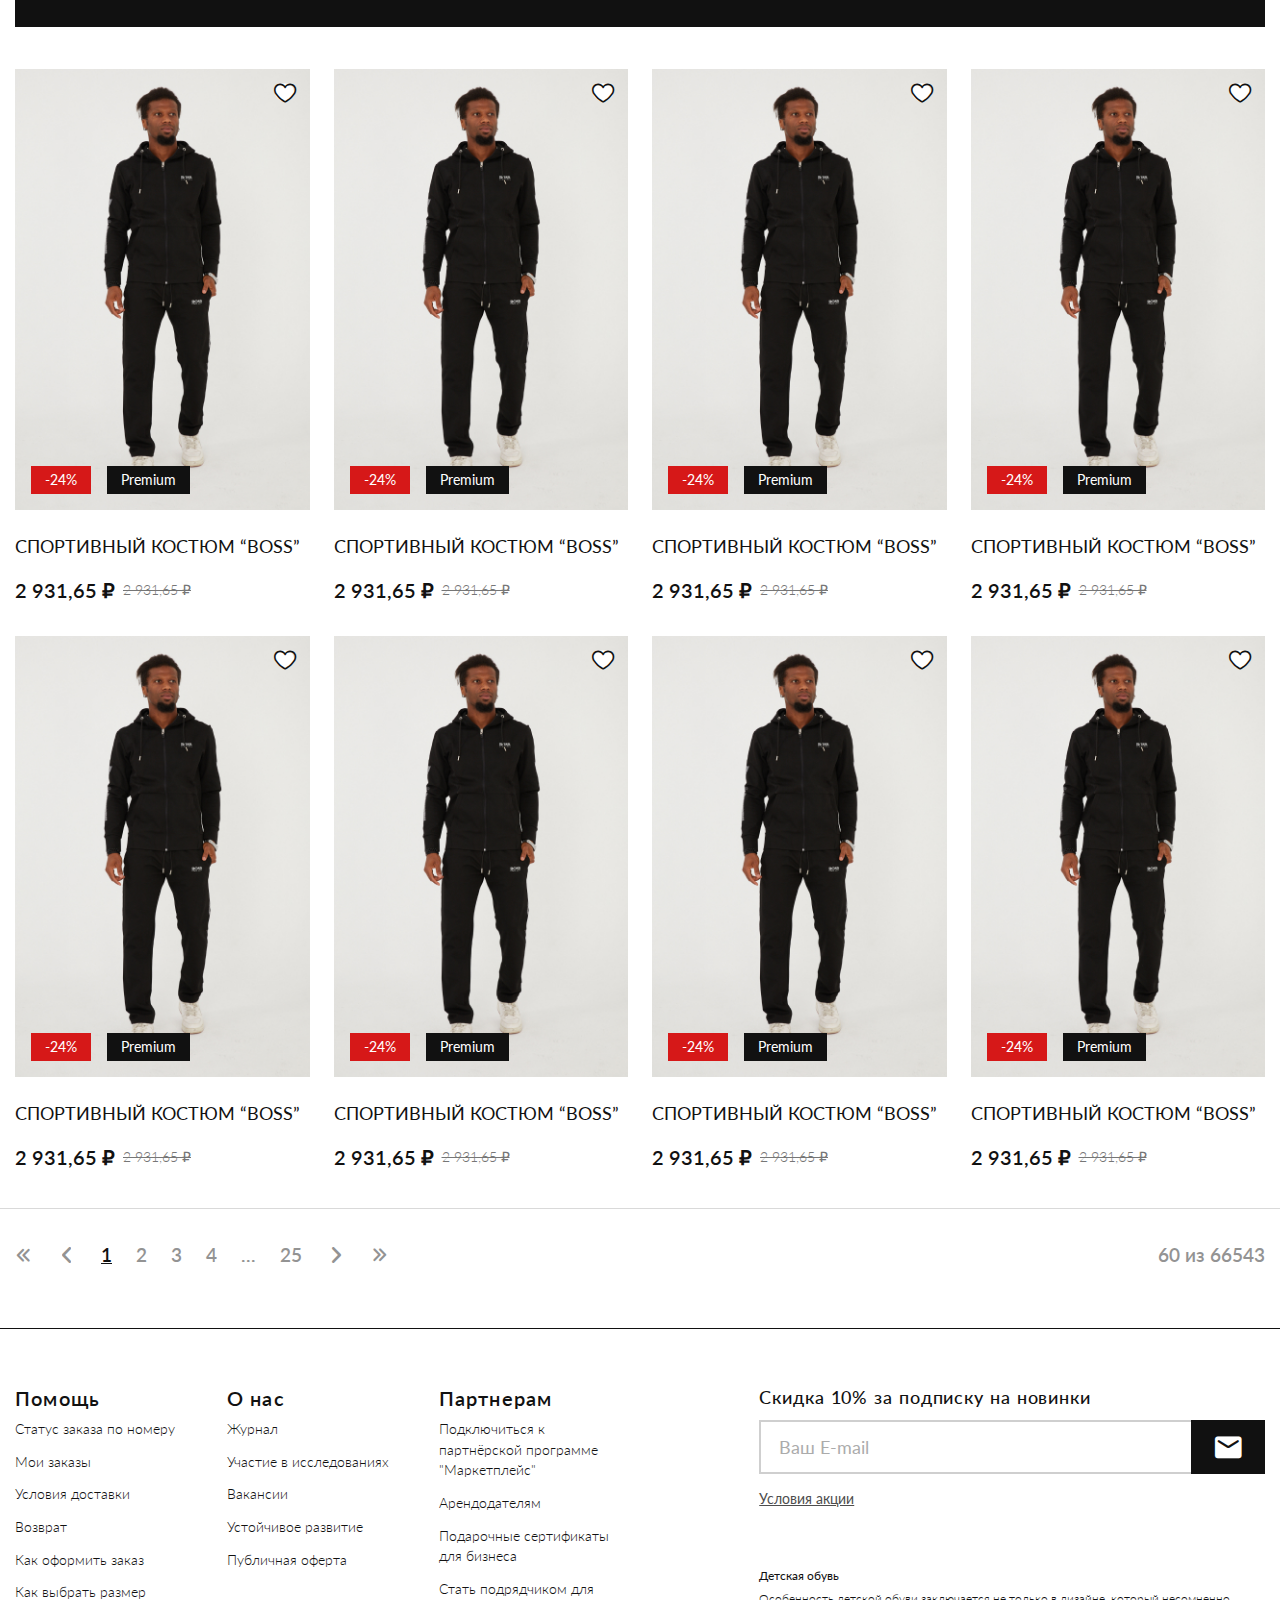
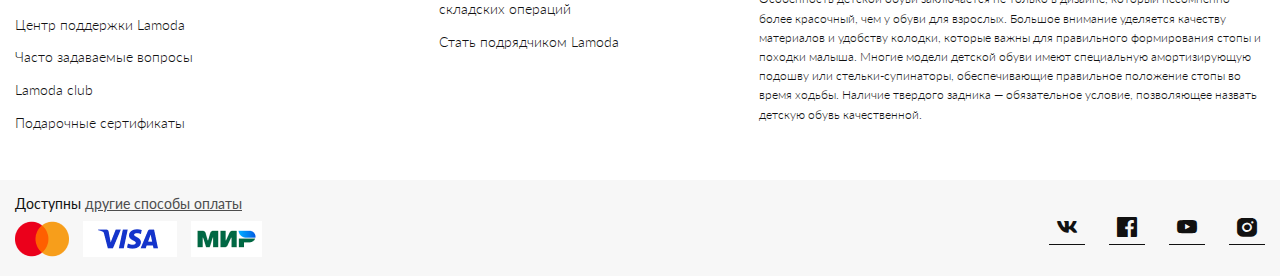
<file: catalog.html>
<!DOCTYPE html>
<html lang="ru">
<head>
   <meta charset="UTF-8">
   <meta http-equiv="X-UA-Compatible" content="IE=edge">
   <meta name="viewport" content="width=device-width, initial-scale=1.0">
   <link rel="stylesheet" href="https://cdn.jsdelivr.net/npm/swiper@11/swiper-bundle.min.css">
   <link rel="stylesheet" href="css/style.css">
   <title>Pull</title>
</head>
<body>
   <div class="wrapper">
      <header class="header">
         <div class="header__top top-header">
            <div class="top-header__container">
               <div class="top-header__body" data-da=".menu__content,1000">
                  <a href="#" class="top-header__address _icon-location"><span>Укажите адрес доставки</span></a>
                  <a href="#" class="top-header__delivery">Доставка и оплата</a>
               </div>
            </div>
         </div>
         <div class="header__middle middle-header">
            <div class="middle-header__container">
               <div class="middle-header__column middle-header__column--1">
                  <button type="button" class="middle-header__icon icon-menu">
                     <span></span>
                     <span></span>
                     <span></span>
                  </button>
                  <a href="index.html" class="middle-header__logo" data-da=".middle-header__column--2,1000"><img src="img/logo.svg" alt="Логотип"></a>
               </div>
               <div class="middle-header__column middle-header__column--2">
                  <div class="middle-header__search search" data-da=".middle-header__column--1,1000,1">
                     <button type="button" class="search__icon _icon-search"></button>
                     <form class="search__form" action="#" method="post">
                        <div class="search__item">
                           <input class="search__input input" type="search" name="search" placeholder="Искать “Женское польто”">
                        </div>
                        <button class="search__btn btn" type="submit">Искать</button>
                     </form>
                  </div>
               </div>
               <div class="middle-header__column middle-header__column--3">
                  <div class="middle-header__actions actions-header">
                     <a href="#" class="actions-header__cart _icon-cart"><span>0</span></a>
                     <a href="#" class="actions-header__user _icon-user"></a>
                  </div>
               </div>
            </div>
         </div>
         <div class="header__bottom bottom-header">
            <div class="bottom-header__container">
               <div class="bottom-header__gender">
                  <div class="gender-header">
                     <a href="#" class="gender-header__link _active">Мужчинам</a>
                     <span>/</span>
                     <a href="#" class="gender-header__link">Женщинам</a>
                  </div>
               </div>
               <div class="bottom-header__menu menu">
                  <div class="menu__body">
                     <div class="menu__burger">
                        <button type="button" class="menu__icon">
                           <span></span>
                           <span></span>
                           <span></span>
                        </button>
                     </div>
                     <nav class="menu__content">
                        <div class="menu__gender">
                           <div class="gender-header">
                              <a href="#" class="gender-header__link _active">Мужчинам</a>
                              <span>/</span>
                              <a href="#" class="gender-header__link">Женщинам</a>
                           </div>
                        </div>
                        <ul class="menu__list">
                           <li class="menu__item"><a href="" class="menu__link _icon-percent"><span>Распродажа</span></a></li>
                           <li class="menu__item"><a href="" class="menu__link"><span>Красота</span></a></li>
                           <li class="menu__item"><a href="" class="menu__link"><span>Спорт</span></a></li>
                           <li class="menu__item"><a href="" class="menu__link"><span>Premium</span></a></li>
                           <li class="menu__item"><a href="" class="menu__link"><span>Бренды</span></a></li>
                           <li class="menu__item"><a href="" class="menu__link"><span>Аксессуары</span></a></li>
                           <li class="menu__item"><a href="" class="menu__link"><span>Обувь</span></a></li>
                           <li class="menu__item"><a href="" class="menu__link"><span>Одежда</span></a></li>
                           <li class="menu__item"><a href="" class="menu__link"><span>Новинки</span></a></li> 
                        </ul>
                        <a href="#" class="menu__btn btn">Войти</a>
                     </nav>
                  </div>
               </div>
            </div>
         </div>
      </header>
      <main class="page">
         <nav class="breadcrumbs">
            <div class="breadcrumbs__container">
               <ul class="breadcrumbs__list">
                  <li><a href="#" class="breadcrumbs__link">Главная</a></li>
                  <li>/</li>
                  <li><span>Спортивная одежда</span></li>
               </ul>
            </div>
         </nav>
         <section class="page__sportswear sportswear">
            <div class="sportswear__container">
               <div class="sportswear__content">
                  <div class="sportswear__top">
                     <h1 class="sportswear__title title">Спортивная одежда, обувь и аксессуары</h1>
                     <div class="sportswear__fillter filter-sportswear">
                        <div class="filter-sportswear__sort">
                           <div class="filter-sportswear__title _icon-sort"><span>Сортировать</span></div>
                           <ul class="filter-sportswear__list">
                              <li>По названию</li>
                              <li>По возростанию</li>
                              <li>По убыванию</li>
                           </ul>
                        </div>
                        <div class="filter-sportswear__title _icon-filter"><span>фильтр</span></div>
                     </div>
                  </div>
                  <div class="sportswear__body">
                     <div class="sportswear__col">
                        <article class="card">
                           <div class="card__top">
                              <a href="product.html" class="card__image">
                                 <img src="img/products/01.jpg" alt="">
                              </a>
                              <div class="card__tags">
                                 <div class="card__item card__item--sale">-24%</div>
                                 <div class="card__item card__item--prem">Premium</div>
                              </div>
                              <a href="#" class="card__fav _icon-favorites"></a>
                           </div>
                           <div class="card__body">
                              <h4 class="card__title"><a href="product.html">Спортивный костюм “BOSS”</a></h4>
                              <div class="card__price">
                                 <div class="card__new">2 931,65 ₽</div>
                                 <div class="card__old">2 931,65 ₽</div>
                              </div>
                           </div>
                        </article>
                     </div>
                     <div class="sportswear__col">
                        <article class="card">
                           <div class="card__top">
                              <a href="product.html" class="card__image">
                                 <img src="img/products/01.jpg" alt="">
                              </a>
                              <div class="card__tags">
                                 <div class="card__item card__item--sale">-24%</div>
                                 <div class="card__item card__item--prem">Premium</div>
                              </div>
                              <a href="#" class="card__fav _icon-favorites"></a>
                           </div>
                           <div class="card__body">
                              <h4 class="card__title"><a href="product.html">Спортивный костюм “BOSS”</a></h4>
                              <div class="card__price">
                                 <div class="card__new">2 931,65 ₽</div>
                                 <div class="card__old">2 931,65 ₽</div>
                              </div>
                           </div>
                        </article>
                     </div>
                     <div class="sportswear__col">
                        <article class="card">
                           <div class="card__top">
                              <a href="product.html" class="card__image">
                                 <img src="img/products/01.jpg" alt="">
                              </a>
                              <div class="card__tags">
                                 <div class="card__item card__item--sale">-24%</div>
                                 <div class="card__item card__item--prem">Premium</div>
                              </div>
                              <a href="#" class="card__fav _icon-favorites"></a>
                           </div>
                           <div class="card__body">
                              <h4 class="card__title"><a href="product.html">Спортивный костюм “BOSS”</a></h4>
                              <div class="card__price">
                                 <div class="card__new">2 931,65 ₽</div>
                                 <div class="card__old">2 931,65 ₽</div>
                              </div>
                           </div>
                        </article>
                     </div>
                     <div class="sportswear__col">
                        <article class="card">
                           <div class="card__top">
                              <a href="product.html" class="card__image">
                                 <img src="img/products/01.jpg" alt="">
                              </a>
                              <div class="card__tags">
                                 <div class="card__item card__item--sale">-24%</div>
                                 <div class="card__item card__item--prem">Premium</div>
                              </div>
                              <a href="#" class="card__fav _icon-favorites"></a>
                           </div>
                           <div class="card__body">
                              <h4 class="card__title"><a href="product.html">Спортивный костюм “BOSS”</a></h4>
                              <div class="card__price">
                                 <div class="card__new">2 931,65 ₽</div>
                                 <div class="card__old">2 931,65 ₽</div>
                              </div>
                           </div>
                        </article>
                     </div>
                     <div class="sportswear__col">
                        <article class="card">
                           <div class="card__top">
                              <a href="product.html" class="card__image">
                                 <img src="img/products/01.jpg" alt="">
                              </a>
                              <div class="card__tags">
                                 <div class="card__item card__item--sale">-24%</div>
                                 <div class="card__item card__item--prem">Premium</div>
                              </div>
                              <a href="#" class="card__fav _icon-favorites"></a>
                           </div>
                           <div class="card__body">
                              <h4 class="card__title"><a href="product.html">Спортивный костюм “BOSS”</a></h4>
                              <div class="card__price">
                                 <div class="card__new">2 931,65 ₽</div>
                                 <div class="card__old">2 931,65 ₽</div>
                              </div>
                           </div>
                        </article>
                     </div>
                     <div class="sportswear__col">
                        <article class="card">
                           <div class="card__top">
                              <a href="product.html" class="card__image">
                                 <img src="img/products/01.jpg" alt="">
                              </a>
                              <div class="card__tags">
                                 <div class="card__item card__item--sale">-24%</div>
                                 <div class="card__item card__item--prem">Premium</div>
                              </div>
                              <a href="#" class="card__fav _icon-favorites"></a>
                           </div>
                           <div class="card__body">
                              <h4 class="card__title"><a href="product.html">Спортивный костюм “BOSS”</a></h4>
                              <div class="card__price">
                                 <div class="card__new">2 931,65 ₽</div>
                                 <div class="card__old">2 931,65 ₽</div>
                              </div>
                           </div>
                        </article>
                     </div>
                     <div class="sportswear__col">
                        <article class="card">
                           <div class="card__top">
                              <a href="product.html" class="card__image">
                                 <img src="img/products/01.jpg" alt="">
                              </a>
                              <div class="card__tags">
                                 <div class="card__item card__item--sale">-24%</div>
                                 <div class="card__item card__item--prem">Premium</div>
                              </div>
                              <a href="#" class="card__fav _icon-favorites"></a>
                           </div>
                           <div class="card__body">
                              <h4 class="card__title"><a href="product.html">Спортивный костюм “BOSS”</a></h4>
                              <div class="card__price">
                                 <div class="card__new">2 931,65 ₽</div>
                                 <div class="card__old">2 931,65 ₽</div>
                              </div>
                           </div>
                        </article>
                     </div>
                     <div class="sportswear__col">
                        <article class="card">
                           <div class="card__top">
                              <a href="product.html" class="card__image">
                                 <img src="img/products/01.jpg" alt="">
                              </a>
                              <div class="card__tags">
                                 <div class="card__item card__item--sale">-24%</div>
                                 <div class="card__item card__item--prem">Premium</div>
                              </div>
                              <a href="#" class="card__fav _icon-favorites"></a>
                           </div>
                           <div class="card__body">
                              <h4 class="card__title"><a href="product.html">Спортивный костюм “BOSS”</a></h4>
                              <div class="card__price">
                                 <div class="card__new">2 931,65 ₽</div>
                                 <div class="card__old">2 931,65 ₽</div>
                              </div>
                           </div>
                        </article>
                     </div>
                  </div>
               </div>
               <div class="sportswear__sale-banners sale-banners">
                  <a href="" class="sale-banners__body">
                     <div class="sale-banners__content">
                        <div class="sale-banners__brand">MaNGO</div>
                        <div class="sale-banners__pol">MAN</div>
                     </div>
                     <div class="sale-banners__text">
                        распродажа <br> скидки до 70%
                     </div>
                  </a>
               </div>
               <div class="sportswear__content">
                  <div class="sportswear__body">
                     <div class="sportswear__col">
                        <article class="card">
                           <div class="card__top">
                              <a href="product.html" class="card__image">
                                 <img src="img/products/01.jpg" alt="">
                              </a>
                              <div class="card__tags">
                                 <div class="card__item card__item--sale">-24%</div>
                                 <div class="card__item card__item--prem">Premium</div>
                              </div>
                              <a href="#" class="card__fav _icon-favorites"></a>
                           </div>
                           <div class="card__body">
                              <h4 class="card__title"><a href="product.html">Спортивный костюм “BOSS”</a></h4>
                              <div class="card__price">
                                 <div class="card__new">2 931,65 ₽</div>
                                 <div class="card__old">2 931,65 ₽</div>
                              </div>
                           </div>
                        </article>
                     </div>
                     <div class="sportswear__col">
                        <article class="card">
                           <div class="card__top">
                              <a href="product.html" class="card__image">
                                 <img src="img/products/01.jpg" alt="">
                              </a>
                              <div class="card__tags">
                                 <div class="card__item card__item--sale">-24%</div>
                                 <div class="card__item card__item--prem">Premium</div>
                              </div>
                              <a href="#" class="card__fav _icon-favorites"></a>
                           </div>
                           <div class="card__body">
                              <h4 class="card__title"><a href="product.html">Спортивный костюм “BOSS”</a></h4>
                              <div class="card__price">
                                 <div class="card__new">2 931,65 ₽</div>
                                 <div class="card__old">2 931,65 ₽</div>
                              </div>
                           </div>
                        </article>
                     </div>
                     <div class="sportswear__col">
                        <article class="card">
                           <div class="card__top">
                              <a href="product.html" class="card__image">
                                 <img src="img/products/01.jpg" alt="">
                              </a>
                              <div class="card__tags">
                                 <div class="card__item card__item--sale">-24%</div>
                                 <div class="card__item card__item--prem">Premium</div>
                              </div>
                              <a href="#" class="card__fav _icon-favorites"></a>
                           </div>
                           <div class="card__body">
                              <h4 class="card__title"><a href="product.html">Спортивный костюм “BOSS”</a></h4>
                              <div class="card__price">
                                 <div class="card__new">2 931,65 ₽</div>
                                 <div class="card__old">2 931,65 ₽</div>
                              </div>
                           </div>
                        </article>
                     </div>
                     <div class="sportswear__col">
                        <article class="card">
                           <div class="card__top">
                              <a href="product.html" class="card__image">
                                 <img src="img/products/01.jpg" alt="">
                              </a>
                              <div class="card__tags">
                                 <div class="card__item card__item--sale">-24%</div>
                                 <div class="card__item card__item--prem">Premium</div>
                              </div>
                              <a href="#" class="card__fav _icon-favorites"></a>
                           </div>
                           <div class="card__body">
                              <h4 class="card__title"><a href="product.html">Спортивный костюм “BOSS”</a></h4>
                              <div class="card__price">
                                 <div class="card__new">2 931,65 ₽</div>
                                 <div class="card__old">2 931,65 ₽</div>
                              </div>
                           </div>
                        </article>
                     </div>
                     <div class="sportswear__col">
                        <article class="card">
                           <div class="card__top">
                              <a href="product.html" class="card__image">
                                 <img src="img/products/01.jpg" alt="">
                              </a>
                              <div class="card__tags">
                                 <div class="card__item card__item--sale">-24%</div>
                                 <div class="card__item card__item--prem">Premium</div>
                              </div>
                              <a href="#" class="card__fav _icon-favorites"></a>
                           </div>
                           <div class="card__body">
                              <h4 class="card__title"><a href="product.html">Спортивный костюм “BOSS”</a></h4>
                              <div class="card__price">
                                 <div class="card__new">2 931,65 ₽</div>
                                 <div class="card__old">2 931,65 ₽</div>
                              </div>
                           </div>
                        </article>
                     </div>
                     <div class="sportswear__col">
                        <article class="card">
                           <div class="card__top">
                              <a href="product.html" class="card__image">
                                 <img src="img/products/01.jpg" alt="">
                              </a>
                              <div class="card__tags">
                                 <div class="card__item card__item--sale">-24%</div>
                                 <div class="card__item card__item--prem">Premium</div>
                              </div>
                              <a href="#" class="card__fav _icon-favorites"></a>
                           </div>
                           <div class="card__body">
                              <h4 class="card__title"><a href="product.html">Спортивный костюм “BOSS”</a></h4>
                              <div class="card__price">
                                 <div class="card__new">2 931,65 ₽</div>
                                 <div class="card__old">2 931,65 ₽</div>
                              </div>
                           </div>
                        </article>
                     </div>
                     <div class="sportswear__col">
                        <article class="card">
                           <div class="card__top">
                              <a href="product.html" class="card__image">
                                 <img src="img/products/01.jpg" alt="">
                              </a>
                              <div class="card__tags">
                                 <div class="card__item card__item--sale">-24%</div>
                                 <div class="card__item card__item--prem">Premium</div>
                              </div>
                              <a href="#" class="card__fav _icon-favorites"></a>
                           </div>
                           <div class="card__body">
                              <h4 class="card__title"><a href="product.html">Спортивный костюм “BOSS”</a></h4>
                              <div class="card__price">
                                 <div class="card__new">2 931,65 ₽</div>
                                 <div class="card__old">2 931,65 ₽</div>
                              </div>
                           </div>
                        </article>
                     </div>
                     <div class="sportswear__col">
                        <article class="card">
                           <div class="card__top">
                              <a href="product.html" class="card__image">
                                 <img src="img/products/01.jpg" alt="">
                              </a>
                              <div class="card__tags">
                                 <div class="card__item card__item--sale">-24%</div>
                                 <div class="card__item card__item--prem">Premium</div>
                              </div>
                              <a href="#" class="card__fav _icon-favorites"></a>
                           </div>
                           <div class="card__body">
                              <h4 class="card__title"><a href="product.html">Спортивный костюм “BOSS”</a></h4>
                              <div class="card__price">
                                 <div class="card__new">2 931,65 ₽</div>
                                 <div class="card__old">2 931,65 ₽</div>
                              </div>
                           </div>
                        </article>
                     </div>
                  </div>
               </div>
               <div class="sportswear__sale-banners sale-banners">
                  <a href="" class="sale-banners__body">
                     <div class="sale-banners__content">
                        <div class="sale-banners__brand">MaNGO</div>
                        <div class="sale-banners__pol">MAN</div>
                     </div>
                     <div class="sale-banners__text">
                        распродажа <br> скидки до 70%
                     </div>
                  </a>
               </div>
               <div class="sportswear__content">
                  <div class="sportswear__body">
                     <div class="sportswear__col">
                        <article class="card">
                           <div class="card__top">
                              <a href="product.html" class="card__image">
                                 <img src="img/products/01.jpg" alt="">
                              </a>
                              <div class="card__tags">
                                 <div class="card__item card__item--sale">-24%</div>
                                 <div class="card__item card__item--prem">Premium</div>
                              </div>
                              <a href="#" class="card__fav _icon-favorites"></a>
                           </div>
                           <div class="card__body">
                              <h4 class="card__title"><a href="product.html">Спортивный костюм “BOSS”</a></h4>
                              <div class="card__price">
                                 <div class="card__new">2 931,65 ₽</div>
                                 <div class="card__old">2 931,65 ₽</div>
                              </div>
                           </div>
                        </article>
                     </div>
                     <div class="sportswear__col">
                        <article class="card">
                           <div class="card__top">
                              <a href="product.html" class="card__image">
                                 <img src="img/products/01.jpg" alt="">
                              </a>
                              <div class="card__tags">
                                 <div class="card__item card__item--sale">-24%</div>
                                 <div class="card__item card__item--prem">Premium</div>
                              </div>
                              <a href="#" class="card__fav _icon-favorites"></a>
                           </div>
                           <div class="card__body">
                              <h4 class="card__title"><a href="product.html">Спортивный костюм “BOSS”</a></h4>
                              <div class="card__price">
                                 <div class="card__new">2 931,65 ₽</div>
                                 <div class="card__old">2 931,65 ₽</div>
                              </div>
                           </div>
                        </article>
                     </div>
                     <div class="sportswear__col">
                        <article class="card">
                           <div class="card__top">
                              <a href="product.html" class="card__image">
                                 <img src="img/products/01.jpg" alt="">
                              </a>
                              <div class="card__tags">
                                 <div class="card__item card__item--sale">-24%</div>
                                 <div class="card__item card__item--prem">Premium</div>
                              </div>
                              <a href="#" class="card__fav _icon-favorites"></a>
                           </div>
                           <div class="card__body">
                              <h4 class="card__title"><a href="product.html">Спортивный костюм “BOSS”</a></h4>
                              <div class="card__price">
                                 <div class="card__new">2 931,65 ₽</div>
                                 <div class="card__old">2 931,65 ₽</div>
                              </div>
                           </div>
                        </article>
                     </div>
                     <div class="sportswear__col">
                        <article class="card">
                           <div class="card__top">
                              <a href="product.html" class="card__image">
                                 <img src="img/products/01.jpg" alt="">
                              </a>
                              <div class="card__tags">
                                 <div class="card__item card__item--sale">-24%</div>
                                 <div class="card__item card__item--prem">Premium</div>
                              </div>
                              <a href="#" class="card__fav _icon-favorites"></a>
                           </div>
                           <div class="card__body">
                              <h4 class="card__title"><a href="product.html">Спортивный костюм “BOSS”</a></h4>
                              <div class="card__price">
                                 <div class="card__new">2 931,65 ₽</div>
                                 <div class="card__old">2 931,65 ₽</div>
                              </div>
                           </div>
                        </article>
                     </div>
                     <div class="sportswear__col">
                        <article class="card">
                           <div class="card__top">
                              <a href="product.html" class="card__image">
                                 <img src="img/products/01.jpg" alt="">
                              </a>
                              <div class="card__tags">
                                 <div class="card__item card__item--sale">-24%</div>
                                 <div class="card__item card__item--prem">Premium</div>
                              </div>
                              <a href="#" class="card__fav _icon-favorites"></a>
                           </div>
                           <div class="card__body">
                              <h4 class="card__title"><a href="product.html">Спортивный костюм “BOSS”</a></h4>
                              <div class="card__price">
                                 <div class="card__new">2 931,65 ₽</div>
                                 <div class="card__old">2 931,65 ₽</div>
                              </div>
                           </div>
                        </article>
                     </div>
                     <div class="sportswear__col">
                        <article class="card">
                           <div class="card__top">
                              <a href="product.html" class="card__image">
                                 <img src="img/products/01.jpg" alt="">
                              </a>
                              <div class="card__tags">
                                 <div class="card__item card__item--sale">-24%</div>
                                 <div class="card__item card__item--prem">Premium</div>
                              </div>
                              <a href="#" class="card__fav _icon-favorites"></a>
                           </div>
                           <div class="card__body">
                              <h4 class="card__title"><a href="product.html">Спортивный костюм “BOSS”</a></h4>
                              <div class="card__price">
                                 <div class="card__new">2 931,65 ₽</div>
                                 <div class="card__old">2 931,65 ₽</div>
                              </div>
                           </div>
                        </article>
                     </div>
                     <div class="sportswear__col">
                        <article class="card">
                           <div class="card__top">
                              <a href="product.html" class="card__image">
                                 <img src="img/products/01.jpg" alt="">
                              </a>
                              <div class="card__tags">
                                 <div class="card__item card__item--sale">-24%</div>
                                 <div class="card__item card__item--prem">Premium</div>
                              </div>
                              <a href="#" class="card__fav _icon-favorites"></a>
                           </div>
                           <div class="card__body">
                              <h4 class="card__title"><a href="product.html">Спортивный костюм “BOSS”</a></h4>
                              <div class="card__price">
                                 <div class="card__new">2 931,65 ₽</div>
                                 <div class="card__old">2 931,65 ₽</div>
                              </div>
                           </div>
                        </article>
                     </div>
                     <div class="sportswear__col">
                        <article class="card">
                           <div class="card__top">
                              <a href="product.html" class="card__image">
                                 <img src="img/products/01.jpg" alt="">
                              </a>
                              <div class="card__tags">
                                 <div class="card__item card__item--sale">-24%</div>
                                 <div class="card__item card__item--prem">Premium</div>
                              </div>
                              <a href="#" class="card__fav _icon-favorites"></a>
                           </div>
                           <div class="card__body">
                              <h4 class="card__title"><a href="product.html">Спортивный костюм “BOSS”</a></h4>
                              <div class="card__price">
                                 <div class="card__new">2 931,65 ₽</div>
                                 <div class="card__old">2 931,65 ₽</div>
                              </div>
                           </div>
                        </article>
                     </div>
                  </div>
               </div>
            </div>
         </section>
         <div class="page__navigations navigations">
            <div class="navigations__container">
               <div class="pagging">
                  <a href="#" class="pagging__arrow pagging__arrow--tr pagging__arrow--double _icon-double-arrow"></a>
                  <a href="#" class="pagging__arrow pagging__arrow--tr _icon-arrow"></a>
                  <ul class="pagging__list">
                     <li>
                        <a href="#" class="pagging__item _active">1</a>
                     </li>
                     <li>
                        <a href="#" class="pagging__item">2</a>
                     </li>
                     <li>
                        <a href="#" class="pagging__item">3</a>
                     </li>
                     <li>
                        <a href="#" class="pagging__item">4</a>
                     </li>
                     <li>...</li>
                     <li>
                        <a href="#" class="pagging__item">25</a>
                     </li>
                  </ul>
                  <a href="#" class="pagging__arrow _icon-arrow"></a>
                  <a href="#" class="pagging__arrow pagging__arrow--double _icon-double-arrow"></a>
               </div>
               <div class="navigations__info">
                  60 из 66543
               </div>
            </div>
         </div>
      </main>
      <div class="filter">
         <div class="filter__content">
            <div class="filter__top">
               <div class="filter__title">Фильтр поиска товара</div>
               <div class="filter__burger">
                  <button type="button" class="filter__icon">
                     <span></span>
                     <span></span>
                     <span></span>
                  </button>
               </div>
            </div>
            <div class="filter__body">
               <div data-spollers class="spollers">
                  <div class="spollers__item">
                     <button type="button" data-spoller class="spollers__title _icon-arrow _active"><span>По популярности</span></button>
                     <div class="spollers__body">
                        <div class="spollers__content">
                           <div class="spollers__checkbox">
                              <div class="checkbox">
                                 <input id="c_1" class="checkbox__input" type="checkbox" value="1" name="sort">
                                 <label for="c_1" class="checkbox__label _icon-check"><span class="checkbox__text">По популярности</span></label>
                              </div>
                           </div>
                           <div class="spollers__checkbox">
                              <div class="checkbox">
                                 <input id="c_2" class="checkbox__input" type="checkbox" value="2" name="sort">
                                 <label for="c_2" class="checkbox__label _icon-check"><span class="checkbox__text">По возрастанию цены</span></label>
                              </div>
                           </div>
                           <div class="spollers__checkbox">
                              <div class="checkbox">
                                 <input id="c_3" class="checkbox__input" type="checkbox" value="3" name="sort">
                                 <label for="c_3" class="checkbox__label _icon-check"><span class="checkbox__text">По новинкам</span></label>
                              </div>
                           </div>
                           <div class="spollers__checkbox">
                              <div class="checkbox">
                                 <input id="c_4" class="checkbox__input" type="checkbox" value="4" name="sort">
                                 <label for="c_4" class="checkbox__label _icon-check"><span class="checkbox__text">По скидкам</span></label>
                              </div>
                           </div>
                           <div class="spollers__checkbox">
                              <div class="checkbox">
                                 <input id="c_5" class="checkbox__input" type="checkbox" value="5" name="sort">
                                 <label for="c_5" class="checkbox__label _icon-check"><span class="checkbox__text">По Убыванию цены</span></label>
                              </div>
                           </div>
                        </div>
                     </div>
                  </div>
                  <div class="spollers__item spollers__item--color">
                     <button type="button" data-spoller class="spollers__title _icon-arrow _active"><span>Цвет</span></button>
                     <div data-more="6" class="spollers__body">
                        <div class="spollers__content">
                           <div data-more-item class="spollers__checkbox">
                              <div class="checkbox checkbox--black">
                                 <input id="c_6" class="checkbox__input" type="checkbox" value="6" name="color">
                                 <label for="c_6" class="checkbox__label _icon-check"><span class="checkbox__text">Черный</span></label>
                              </div>
                           </div>
                           <div data-more-item class="spollers__checkbox">
                              <div class="checkbox checkbox--red">
                                 <input id="c_7" class="checkbox__input" type="checkbox" value="7" name="color">
                                 <label for="c_7" class="checkbox__label _icon-check"><span class="checkbox__text">Красный</span></label>
                              </div>
                           </div>
                           <div data-more-item class="spollers__checkbox">
                              <div class="checkbox checkbox--yellow">
                                 <input id="c_8" class="checkbox__input" type="checkbox" value="8" name="color">
                                 <label for="c_8" class="checkbox__label _icon-check"><span class="checkbox__text">Желтый</span></label>
                              </div>
                           </div>
                           <div data-more-item class="spollers__checkbox">
                              <div class="checkbox checkbox--blue">
                                 <input id="c_9" class="checkbox__input" type="checkbox" value="9" name="color">
                                 <label for="c_9" class="checkbox__label _icon-check"><span class="checkbox__text">Синий</span></label>
                              </div>
                           </div>
                           <div data-more-item class="spollers__checkbox">
                              <div class="checkbox checkbox--orange">
                                 <input id="c_10" class="checkbox__input" type="checkbox" value="10" name="color">
                                 <label for="c_10" class="checkbox__label _icon-check"><span class="checkbox__text">Оранжевый</span></label>
                              </div>
                           </div>
                           <div data-more-item class="spollers__checkbox">
                              <div class="checkbox checkbox--black">
                                 <input id="c_11" class="checkbox__input" type="checkbox" value="11" name="color">
                                 <label for="c_11" class="checkbox__label _icon-check"><span class="checkbox__text">Оранжевый</span></label>
                              </div>
                           </div>
                           <div data-more-item class="spollers__checkbox">
                              <div class="checkbox checkbox--red">
                                 <input id="c_12" class="checkbox__input" type="checkbox" value="12" name="color">
                                 <label for="c_12" class="checkbox__label _icon-check"><span class="checkbox__text">Оранжевый</span></label>
                              </div>
                           </div>
                           <div data-more-item class="spollers__checkbox">
                              <div class="checkbox checkbox--yellow">
                                 <input id="c_13" class="checkbox__input" type="checkbox" value="13" name="color">
                                 <label for="c_13" class="checkbox__label _icon-check"><span class="checkbox__text">Оранжевый</span></label>
                              </div>
                           </div>
                           <div data-more-item class="spollers__checkbox">
                              <div class="checkbox checkbox--blue">
                                 <input id="c_14" class="checkbox__input" type="checkbox" value="14" name="color">
                                 <label for="c_14" class="checkbox__label _icon-check"><span class="checkbox__text">Оранжевый</span></label>
                              </div>
                           </div>
                           <div data-more-item class="spollers__checkbox">
                              <div class="checkbox checkbox--red">
                                 <input id="c_15" class="checkbox__input" type="checkbox" value="15" name="color">
                                 <label for="c_15" class="checkbox__label _icon-check"><span class="checkbox__text">Оранжевый</span></label>
                              </div>
                           </div>
                           <div data-more-item class="spollers__checkbox">
                              <div class="checkbox checkbox--orange">
                                 <input id="c_16" class="checkbox__input" type="checkbox" value="16" name="color">
                                 <label for="c_16" class="checkbox__label _icon-check"><span class="checkbox__text">Оранжевый</span></label>
                              </div>
                           </div>
                        </div>
                        <button data-show type="button" class="spollers__more">
                           <span>Показать еще</span>
                        </button>
                        <button data-hide type="button" class="spollers__more">
                           <span>Скыть</span>
                        </button>
                     </div>
                  </div>
                  <div class="spollers__item spollers__item--material">
                     <button type="button" data-spoller class="spollers__title _icon-arrow _active"><span>Материал</span></button>
                     <div data-more="6" class="spollers__body">
                        <div class="spollers__search search">
                           <form class="search__form" action="#" method="post">
                              <div class="search__item">
                                 <input class="search__input input" type="search" name="search" placeholder="Найти “Синтетику”">
                              </div>
                              <button class="search__btn btn" type="submit">Искать</button>
                           </form>
                        </div>
                        <div class="spollers__content">
                           <div data-more-item class="spollers__checkbox">
                              <div class="checkbox">
                                 <input id="c_17" class="checkbox__input" type="checkbox" value="17" name="color">
                                 <label for="c_17" class="checkbox__label _icon-check"><span class="checkbox__text">Хлопок</span></label>
                              </div>
                           </div>
                           <div data-more-item class="spollers__checkbox">
                              <div class="checkbox">
                                 <input id="c_18" class="checkbox__input" type="checkbox" value="18" name="color">
                                 <label for="c_18" class="checkbox__label _icon-check"><span class="checkbox__text">Шелк</span></label>
                              </div>
                           </div>
                           <div data-more-item class="spollers__checkbox">
                              <div class="checkbox">
                                 <input id="c_19" class="checkbox__input" type="checkbox" value="19" name="color">
                                 <label for="c_19" class="checkbox__label _icon-check"><span class="checkbox__text">Шерсть</span></label>
                              </div>
                           </div>
                           <div data-more-item class="spollers__checkbox">
                              <div class="checkbox">
                                 <input id="c_20" class="checkbox__input" type="checkbox" value="20" name="color">
                                 <label for="c_20" class="checkbox__label _icon-check"><span class="checkbox__text">Целюлоза</span></label>
                              </div>
                           </div>
                           <div data-more-item class="spollers__checkbox">
                              <div class="checkbox">
                                 <input id="c_21" class="checkbox__input" type="checkbox" value="21" name="color">
                                 <label for="c_21" class="checkbox__label _icon-check"><span class="checkbox__text">Кожа</span></label>
                              </div>
                           </div>
                           <div data-more-item class="spollers__checkbox">
                              <div class="checkbox">
                                 <input id="c_22" class="checkbox__input" type="checkbox" value="22" name="color">
                                 <label for="c_22" class="checkbox__label _icon-check"><span class="checkbox__text">Лён</span></label>
                              </div>
                           </div>
                           <div data-more-item class="spollers__checkbox">
                              <div class="checkbox">
                                 <input id="c_23" class="checkbox__input" type="checkbox" value="23" name="color">
                                 <label for="c_23" class="checkbox__label _icon-check"><span class="checkbox__text">Синтетика</span></label>
                              </div>
                           </div>
                           <div data-more-item class="spollers__checkbox">
                              <div class="checkbox">
                                 <input id="c_24" class="checkbox__input" type="checkbox" value="24" name="color">
                                 <label for="c_24" class="checkbox__label _icon-check"><span class="checkbox__text">Целюлоза</span></label>
                              </div>
                           </div>
                           <div data-more-item class="spollers__checkbox">
                              <div class="checkbox">
                                 <input id="c_25" class="checkbox__input" type="checkbox" value="25" name="color">
                                 <label for="c_25" class="checkbox__label _icon-check"><span class="checkbox__text">Хлопок</span></label>
                              </div>
                           </div>
                           <div data-more-item class="spollers__checkbox">
                              <div class="checkbox">
                                 <input id="c_26" class="checkbox__input" type="checkbox" value="26" name="color">
                                 <label for="c_26" class="checkbox__label _icon-check"><span class="checkbox__text">Шелк</span></label>
                              </div>
                           </div>
                           <div data-more-item class="spollers__checkbox">
                              <div class="checkbox">
                                 <input id="c_27" class="checkbox__input" type="checkbox" value="27" name="color">
                                 <label for="c_27" class="checkbox__label _icon-check"><span class="checkbox__text">Шерсть</span></label>
                              </div>
                           </div>
                        </div>
                        <button data-show type="button" class="spollers__more">
                           <span>Показать еще</span>
                        </button>
                        <button data-hide type="button" class="spollers__more">
                           <span>Скыть</span>
                        </button>
                     </div>
                  </div>
                  <div class="spollers__item">
                     <button type="button" data-spoller class="spollers__title _icon-arrow _active"><span>Цена</span></button>
                     <div data-range class="spollers__body spollers__body--price">
                        <div data-range-item class="spollers__range"></div>
                        <div class="spollers__inputs">
                           <div class="spollers__inp">
                              <div data-range-from-opc class="spollers__val spollers__val--from"><span>10</span></div>
                              <input data-range-from="10" autocomplete="off" type="text" name="form[]" placeholder="" class="spollers__input">
                           </div>
                           <span>-</span>
                           <div class="spollers__inp">
                              <div data-range-to-opc class="spollers__val spollers__val--to"><span>9999999</span></div>
                              <input data-range-to="9999999" autocomplete="off" type="text" name="form[]" placeholder="" class="spollers__input">
                           </div>
                        </div>
                     </div>
                  </div>
                  <div class="spollers__item">
                     <button type="button" data-spoller class="spollers__title _icon-arrow"><span>Размер</span></button>
                     <div class="spollers__body">
                        <div class="spollers__content">
                           <div class="spollers__checkbox">
                              <div class="checkbox">
                                 <input id="d_1" class="checkbox__input" type="checkbox" value="1" name="size">
                                 <label for="d_1" class="checkbox__label _icon-check"><span class="checkbox__text">По популярности</span></label>
                              </div>
                           </div>
                           <div class="spollers__checkbox">
                              <div class="checkbox">
                                 <input id="d_2" class="checkbox__input" type="checkbox" value="2" name="size">
                                 <label for="d_2" class="checkbox__label _icon-check"><span class="checkbox__text">По возрастанию цены</span></label>
                              </div>
                           </div>
                           <div class="spollers__checkbox">
                              <div class="checkbox">
                                 <input id="d_3" class="checkbox__input" type="checkbox" value="3" name="size">
                                 <label for="d_3" class="checkbox__label _icon-check"><span class="checkbox__text">По новинкам</span></label>
                              </div>
                           </div>
                           <div class="spollers__checkbox">
                              <div class="checkbox">
                                 <input id="d_4" class="checkbox__input" type="checkbox" value="4" name="size">
                                 <label for="d_4" class="checkbox__label _icon-check"><span class="checkbox__text">По скидкам</span></label>
                              </div>
                           </div>
                           <div class="spollers__checkbox">
                              <div class="checkbox">
                                 <input id="d_5" class="checkbox__input" type="checkbox" value="5" name="size">
                                 <label for="d_5" class="checkbox__label _icon-check"><span class="checkbox__text">По Убыванию цены</span></label>
                              </div>
                           </div>
                        </div>
                     </div>
                  </div>
                  <div class="spollers__item">
                     <button type="button" data-spoller class="spollers__title _icon-arrow"><span>Бренд</span></button>
                     <div class="spollers__body">
                        <div class="spollers__content">
                           <div class="spollers__checkbox">
                              <div class="checkbox">
                                 <input id="w_1" class="checkbox__input" type="checkbox" value="1" name="brand">
                                 <label for="w_1" class="checkbox__label _icon-check"><span class="checkbox__text">По популярности</span></label>
                              </div>
                           </div>
                           <div class="spollers__checkbox">
                              <div class="checkbox">
                                 <input id="w_2" class="checkbox__input" type="checkbox" value="2" name="brand">
                                 <label for="w_2" class="checkbox__label _icon-check"><span class="checkbox__text">По возрастанию цены</span></label>
                              </div>
                           </div>
                           <div class="spollers__checkbox">
                              <div class="checkbox">
                                 <input id="w_3" class="checkbox__input" type="checkbox" value="3" name="brand">
                                 <label for="w_3" class="checkbox__label _icon-check"><span class="checkbox__text">По новинкам</span></label>
                              </div>
                           </div>
                           <div class="spollers__checkbox">
                              <div class="checkbox">
                                 <input id="w_4" class="checkbox__input" type="checkbox" value="4" name="brand">
                                 <label for="w_4" class="checkbox__label _icon-check"><span class="checkbox__text">По скидкам</span></label>
                              </div>
                           </div>
                           <div class="spollers__checkbox">
                              <div class="checkbox">
                                 <input id="w_5" class="checkbox__input" type="checkbox" value="5" name="brand">
                                 <label for="w_5" class="checkbox__label _icon-check"><span class="checkbox__text">По Убыванию цены</span></label>
                              </div>
                           </div>
                        </div>
                     </div>
                  </div>
                  <div class="spollers__item">
                     <button type="button" data-spoller class="spollers__title _icon-arrow"><span>Детали</span></button>
                     <div class="spollers__body">
                        <div class="spollers__content">
                           <div class="spollers__checkbox">
                              <div class="checkbox">
                                 <input id="a_1" class="checkbox__input" type="checkbox" value="1" name="details">
                                 <label for="a_1" class="checkbox__label _icon-check"><span class="checkbox__text">По популярности</span></label>
                              </div>
                           </div>
                           <div class="spollers__checkbox">
                              <div class="checkbox">
                                 <input id="a_2" class="checkbox__input" type="checkbox" value="2" name="details">
                                 <label for="a_2" class="checkbox__label _icon-check"><span class="checkbox__text">По возрастанию цены</span></label>
                              </div>
                           </div>
                           <div class="spollers__checkbox">
                              <div class="checkbox">
                                 <input id="a_3" class="checkbox__input" type="checkbox" value="3" name="details">
                                 <label for="a_3" class="checkbox__label _icon-check"><span class="checkbox__text">По новинкам</span></label>
                              </div>
                           </div>
                           <div class="spollers__checkbox">
                              <div class="checkbox">
                                 <input id="a_4" class="checkbox__input" type="checkbox" value="4" name="details">
                                 <label for="a_4" class="checkbox__label _icon-check"><span class="checkbox__text">По скидкам</span></label>
                              </div>
                           </div>
                           <div class="spollers__checkbox">
                              <div class="checkbox">
                                 <input id="a_5" class="checkbox__input" type="checkbox" value="5" name="details">
                                 <label for="a_5" class="checkbox__label _icon-check"><span class="checkbox__text">По Убыванию цены</span></label>
                              </div>
                           </div>
                        </div>
                     </div>
                  </div>
                  <div class="spollers__item">
                     <button type="button" data-spoller class="spollers__title _icon-arrow"><span>Помогаю планете</span></button>
                     <div class="spollers__body">
                        <div class="spollers__content">
                           <div class="spollers__checkbox">
                              <div class="checkbox">
                                 <input id="s_1" class="checkbox__input" type="checkbox" value="1" name="planet">
                                 <label for="s_1" class="checkbox__label _icon-check"><span class="checkbox__text">По популярности</span></label>
                              </div>
                           </div>
                           <div class="spollers__checkbox">
                              <div class="checkbox">
                                 <input id="s_2" class="checkbox__input" type="checkbox" value="2" name="planet">
                                 <label for="s_2" class="checkbox__label _icon-check"><span class="checkbox__text">По возрастанию цены</span></label>
                              </div>
                           </div>
                           <div class="spollers__checkbox">
                              <div class="checkbox">
                                 <input id="s_3" class="checkbox__input" type="checkbox" value="3" name="planet">
                                 <label for="s_3" class="checkbox__label _icon-check"><span class="checkbox__text">По новинкам</span></label>
                              </div>
                           </div>
                           <div class="spollers__checkbox">
                              <div class="checkbox">
                                 <input id="s_4" class="checkbox__input" type="checkbox" value="4" name="planet">
                                 <label for="s_4" class="checkbox__label _icon-check"><span class="checkbox__text">По скидкам</span></label>
                              </div>
                           </div>
                           <div class="spollers__checkbox">
                              <div class="checkbox">
                                 <input id="s_5" class="checkbox__input" type="checkbox" value="5" name="planet">
                                 <label for="s_5" class="checkbox__label _icon-check"><span class="checkbox__text">По Убыванию цены</span></label>
                              </div>
                           </div>
                        </div>
                     </div>
                  </div>
                  <div class="spollers__item">
                     <button type="button" data-spoller class="spollers__title _icon-arrow"><span>Сезон</span></button>
                     <div class="spollers__body">
                        <div class="spollers__content">
                           <div class="spollers__checkbox">
                              <div class="checkbox">
                                 <input id="q_1" class="checkbox__input" type="checkbox" value="1" name="season">
                                 <label for="q_1" class="checkbox__label _icon-check"><span class="checkbox__text">По популярности</span></label>
                              </div>
                           </div>
                           <div class="spollers__checkbox">
                              <div class="checkbox">
                                 <input id="q_2" class="checkbox__input" type="checkbox" value="2" name="season">
                                 <label for="q_2" class="checkbox__label _icon-check"><span class="checkbox__text">По возрастанию цены</span></label>
                              </div>
                           </div>
                           <div class="spollers__checkbox">
                              <div class="checkbox">
                                 <input id="q_3" class="checkbox__input" type="checkbox" value="3" name="season">
                                 <label for="q_3" class="checkbox__label _icon-check"><span class="checkbox__text">По новинкам</span></label>
                              </div>
                           </div>
                           <div class="spollers__checkbox">
                              <div class="checkbox">
                                 <input id="q_4" class="checkbox__input" type="checkbox" value="4" name="season">
                                 <label for="q_4" class="checkbox__label _icon-check"><span class="checkbox__text">По скидкам</span></label>
                              </div>
                           </div>
                           <div class="spollers__checkbox">
                              <div class="checkbox">
                                 <input id="q_5" class="checkbox__input" type="checkbox" value="5" name="season">
                                 <label for="q_5" class="checkbox__label _icon-check"><span class="checkbox__text">По Убыванию цены</span></label>
                              </div>
                           </div>
                        </div>
                     </div>
                  </div>
                  <div class="spollers__item">
                     <button type="button" data-spoller class="spollers__title _icon-arrow"><span>Стиль</span></button>
                     <div class="spollers__body">
                        <div class="spollers__content">
                           <div class="spollers__checkbox">
                              <div class="checkbox">
                                 <input id="u_1" class="checkbox__input" type="checkbox" value="1" name="style">
                                 <label for="u_1" class="checkbox__label _icon-check"><span class="checkbox__text">По популярности</span></label>
                              </div>
                           </div>
                           <div class="spollers__checkbox">
                              <div class="checkbox">
                                 <input id="u_2" class="checkbox__input" type="checkbox" value="2" name="style">
                                 <label for="u_2" class="checkbox__label _icon-check"><span class="checkbox__text">По возрастанию цены</span></label>
                              </div>
                           </div>
                           <div class="spollers__checkbox">
                              <div class="checkbox">
                                 <input id="u_3" class="checkbox__input" type="checkbox" value="3" name="style">
                                 <label for="u_3" class="checkbox__label _icon-check"><span class="checkbox__text">По новинкам</span></label>
                              </div>
                           </div>
                           <div class="spollers__checkbox">
                              <div class="checkbox">
                                 <input id="u_4" class="checkbox__input" type="checkbox" value="4" name="style">
                                 <label for="u_4" class="checkbox__label _icon-check"><span class="checkbox__text">По скидкам</span></label>
                              </div>
                           </div>
                           <div class="spollers__checkbox">
                              <div class="checkbox">
                                 <input id="u_5" class="checkbox__input" type="checkbox" value="5" name="style">
                                 <label for="u_5" class="checkbox__label _icon-check"><span class="checkbox__text">По Убыванию цены</span></label>
                              </div>
                           </div>
                        </div>
                     </div>
                  </div>
               </div>
            </div>
            <div class="filter__bottom">
               <a href="#" class="filter__btn btn">Показать результат</a>
               <a href="#" class="filter__link">Очистить фильтры</a>
            </div>
         </div>
      </div>
      <footer class="footer">
         <div class="footer__top top-footer">
            <div class="top-footer__container">
               <div class="top-footer__row">
                  <div class="top-footer__menu">
                     <nav class="top-footer__items">
                        <div class="top-footer__item">
                           <div class="top-footer__title">Помощь</div>
                           <ul class="top-footer__list">
                              <li><a href="#" class="top-footer__link">Статус заказа по номеру</a></li>
                              <li><a href="#" class="top-footer__link">Мои заказы</a></li>
                              <li><a href="#" class="top-footer__link">Условия доставки</a></li>
                              <li><a href="#" class="top-footer__link">Возврат</a></li>
                              <li><a href="#" class="top-footer__link">Как оформить заказ</a></li>
                              <li><a href="#" class="top-footer__link">Как выбрать размер</a></li>
                              <li><a href="#" class="top-footer__link">Центр поддержки Lamoda</a></li>
                              <li><a href="#" class="top-footer__link">Часто задаваемые вопросы</a></li>
                              <li><a href="#" class="top-footer__link">Lamoda club</a></li>
                              <li><a href="#" class="top-footer__link">Подарочные сертификаты</a></li>
                           </ul>
                        </div>
                        <div class="top-footer__item">
                           <div class="top-footer__title">О нас</div>
                           <ul class="top-footer__list">
                              <li><a href="#" class="top-footer__link">Журнал</a></li>
                              <li><a href="#" class="top-footer__link">Участие в исследованиях</a></li>
                              <li><a href="#" class="top-footer__link">Вакансии</a></li>
                              <li><a href="#" class="top-footer__link">Устойчивое развитие</a></li>
                              <li><a href="#" class="top-footer__link">Публичная оферта</a></li>
                           </ul>
                        </div>
                        <div class="top-footer__item">
                           <div class="top-footer__title">Партнерам</div>
                           <ul class="top-footer__list">
                              <li><a href="#" class="top-footer__link">Подключиться к партнёрской программе "Маркетплейс"</a></li>
                              <li><a href="#" class="top-footer__link">Арендодателям</a></li>
                              <li><a href="#" class="top-footer__link">Подарочные сертификаты для бизнеса</a></li>
                              <li><a href="#" class="top-footer__link">Стать подрядчиком для складских операций</a></li>
                              <li><a href="#" class="top-footer__link">Стать подрядчиком Lamoda</a></li>
                           </ul>
                        </div>
                     </nav>
                  </div>
                  <div class="top-footer__col">
                     <div class="top-footer__form form-footer">
                        <div class="form-footer__title">Скидка 10% за подписку на новинки</div>
                        <form action="#" class="form-footer__body">
                           <div class="form-footer__item">
                              <input type="email" name="email" placeholder="Ваш E-mail" class="form-footer__input input">
                           </div>
                           <button type="submit" class="form-footer__btn btn _icon-email"></button>
                        </form>
                        <a href="#" class="form-footer__link">Условия акции</a>
                     </div>
                     <div class="top-footer__text">
                        <span>Детская обувь</span>
                        <p>Особенность детской обуви заключается не только в дизайне, который несомненно более красочный, чем у обуви для взрослых. Большое внимание уделяется качеству материалов и удобству колодки, которые важны для правильного формирования стопы и походки малыша. Многие модели детской обуви имеют специальную амортизирующую подошву или стельки-супинаторы, обеспечивающие правильное положение стопы во время ходьбы. Наличие твердого задника — обязательное условие, позволяющее назвать детскую обувь качественной.</p>
                     </div>
                  </div>
               </div>
            </div>
         </div>
         <div class="footer__bottom bottom-footer">
            <div class="bottom-footer__container">
               <div class="bottom-footer__body">
                  <div class="bottom-footer__content">
                     <div class="bottom-footer__title">Доступны <a href="#" class="bottom-footer__link">другие способы оплаты</a></div>
                     <a href="#" class="bottom-footer__pay">
                        <img src="img/footer/pay.png" alt="">
                     </a>
                  </div>
                  <div class="bottom-footer__items">
                     <a href="#" class="bottom-footer__item _icon-vk"></a>
                     <a href="#" class="bottom-footer__item _icon-facebook"></a>
                     <a href="#" class="bottom-footer__item _icon-youtube"></a>
                     <a href="#" class="bottom-footer__item _icon-inst"></a>
                  </div>
               </div>
            </div>
         </div>
      </footer>
   </div>
   <script src="https://cdn.jsdelivr.net/npm/swiper@11/swiper-bundle.min.js"></script>
   <script src="js/nouislider.min.js"></script>
   <script src="js/main.js"></script>
</body>
</html>
</file>
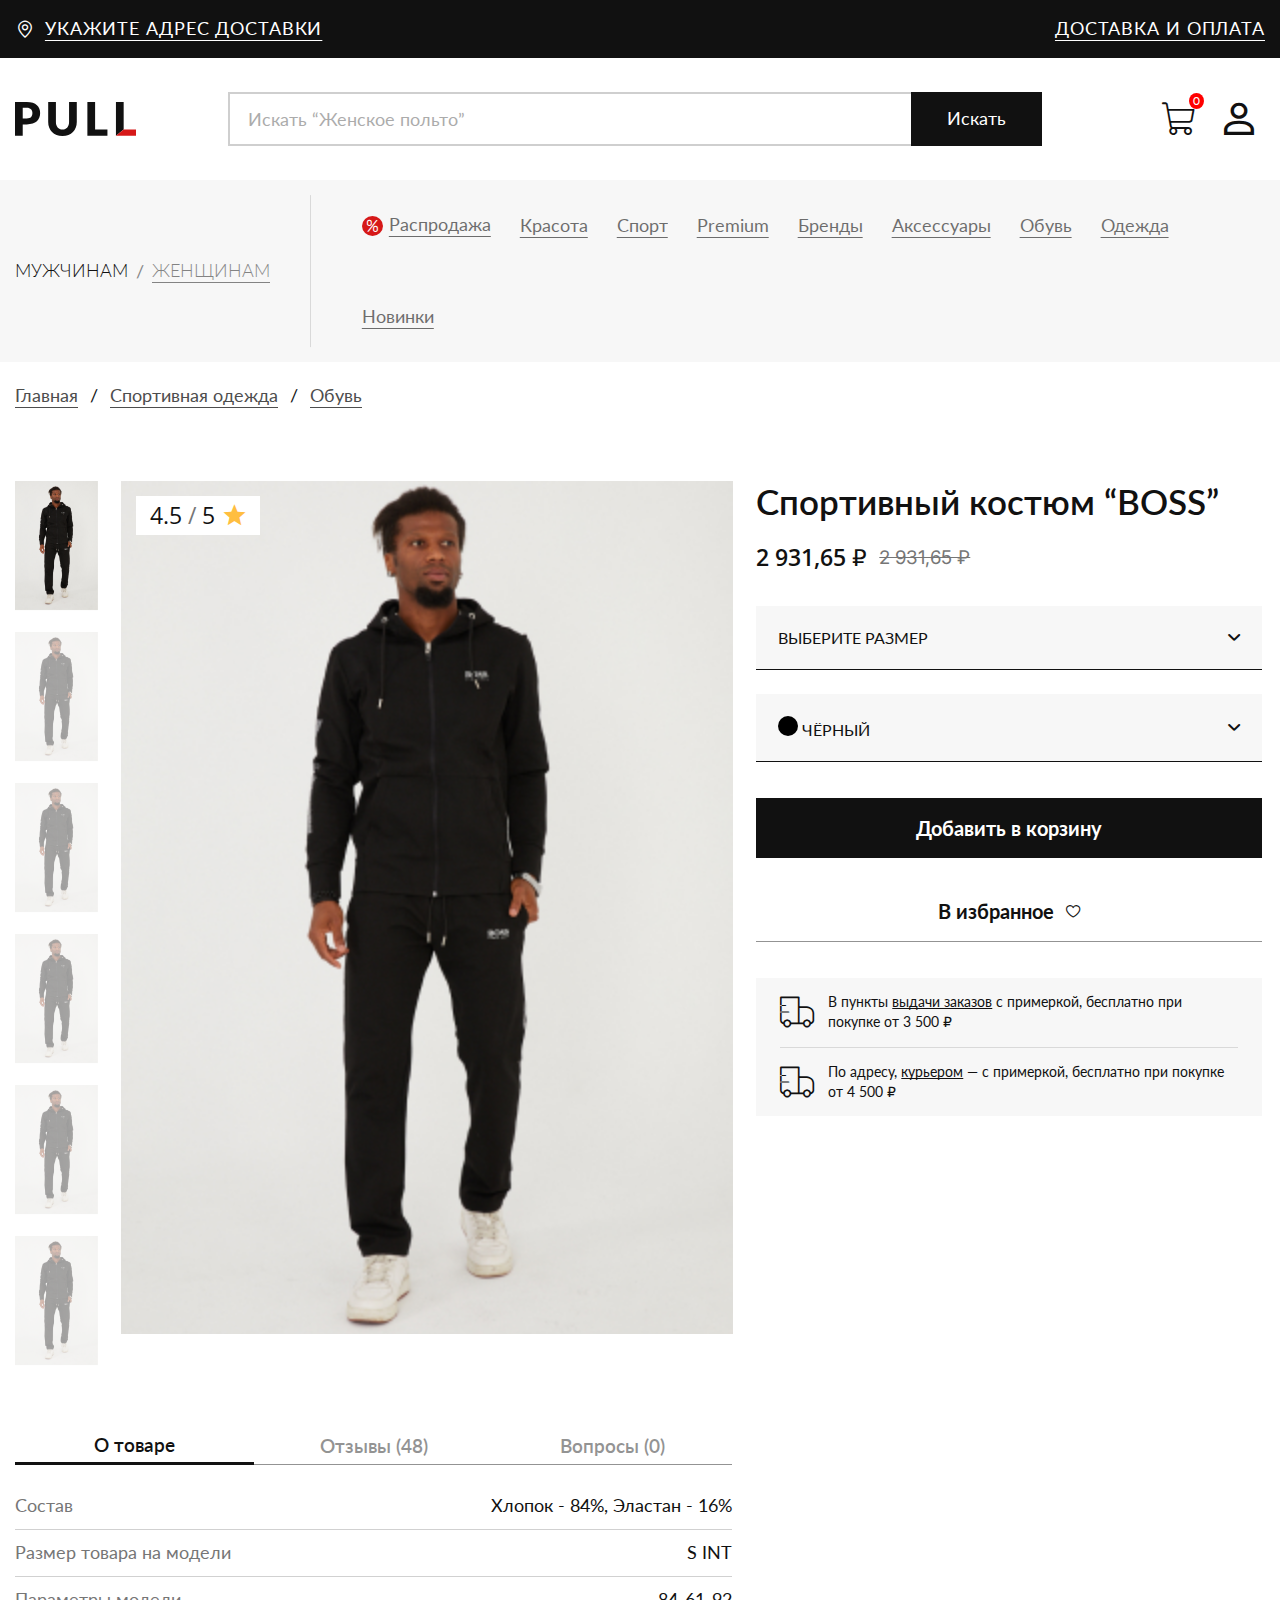
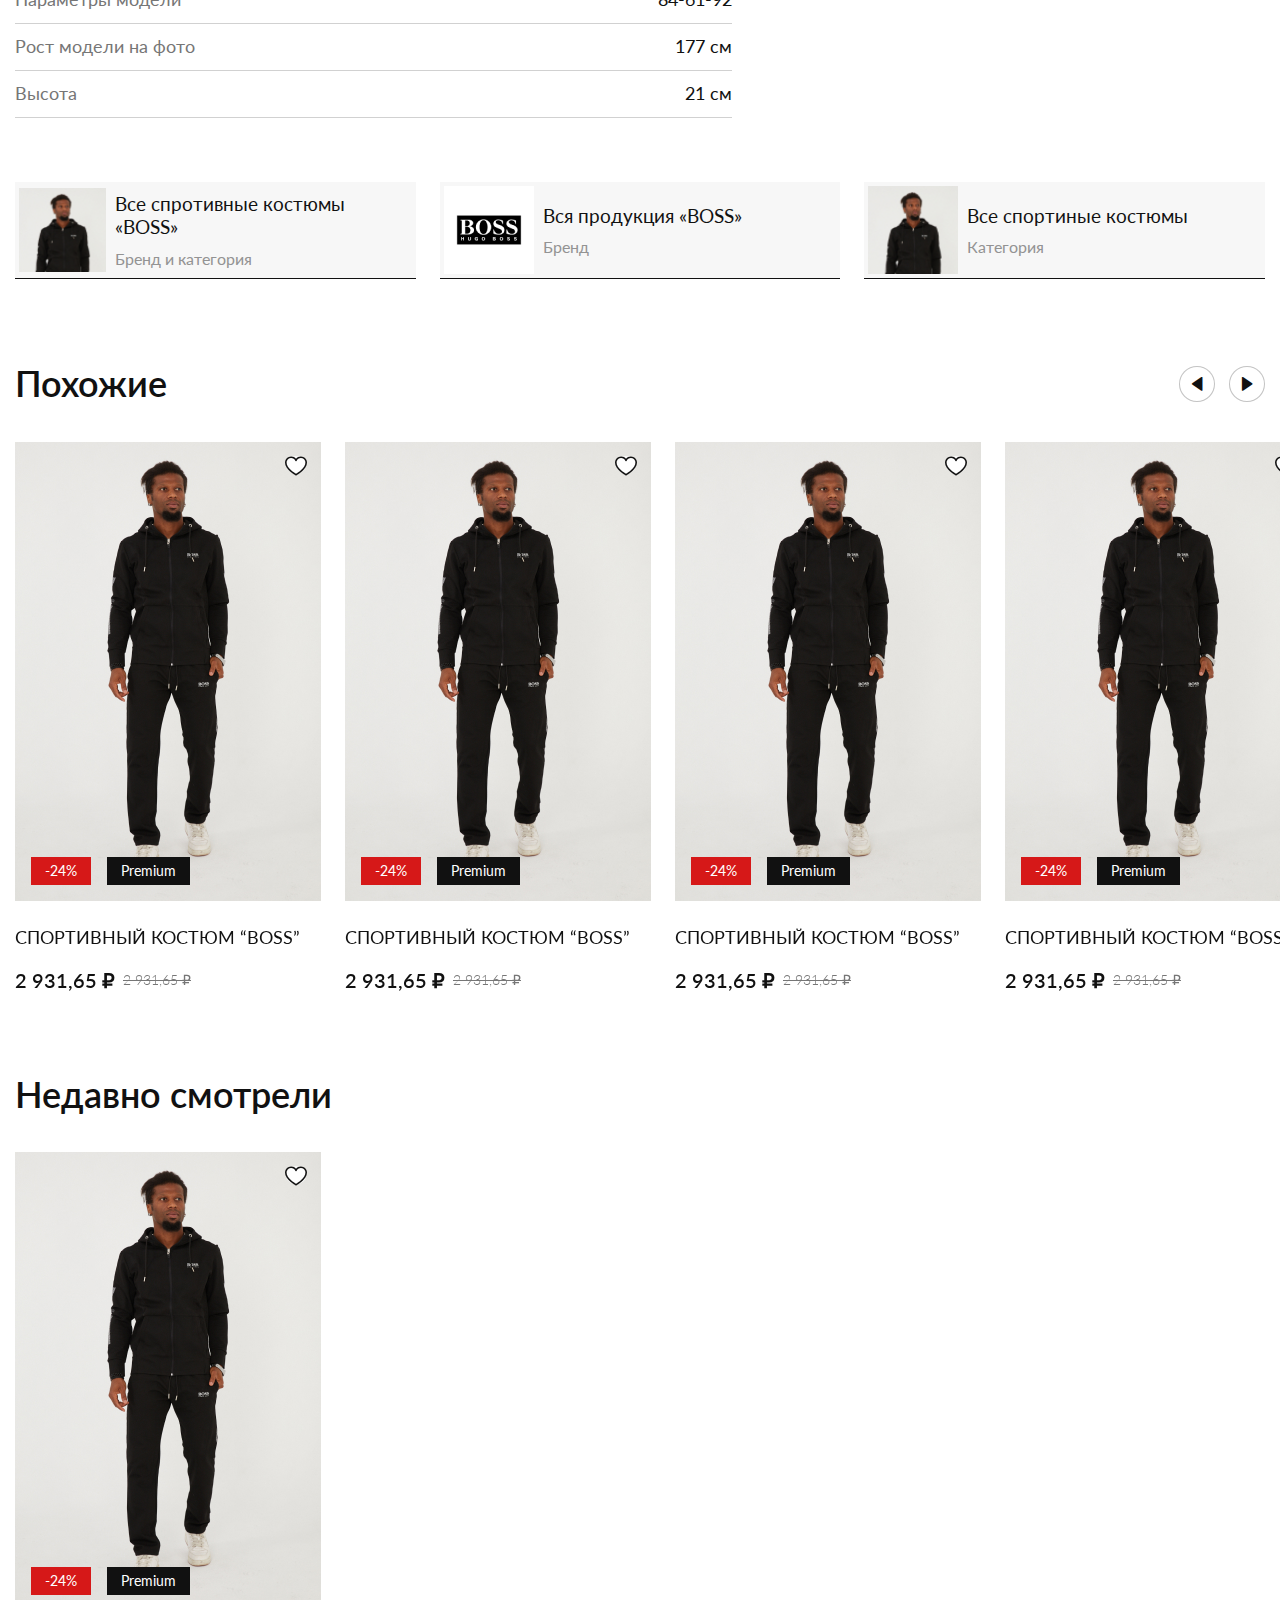
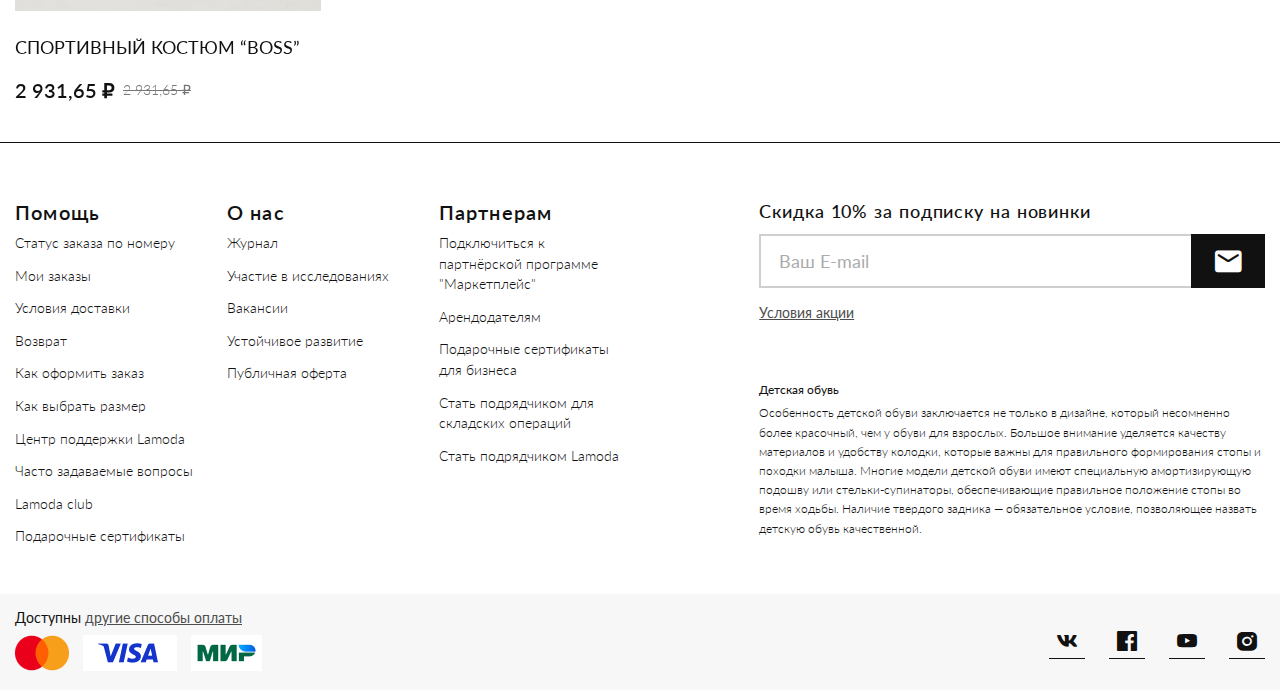
<file: product.html>
<!DOCTYPE html>
<html lang="ru">
<head>
   <meta charset="UTF-8">
   <meta http-equiv="X-UA-Compatible" content="IE=edge">
   <meta name="viewport" content="width=device-width, initial-scale=1.0, maximum-scale=1.0, user-scalable=0">
   <link rel="stylesheet" href="https://cdn.jsdelivr.net/npm/swiper@11/swiper-bundle.min.css">
   <link rel="stylesheet" href="css/style.css">
   <title>Pull</title>
</head>
<body>
   <div class="wrapper">
      <header class="header">
         <div class="header__top top-header">
            <div class="top-header__container">
               <div class="top-header__body" data-da=".menu__content,1000">
                  <a href="#" class="top-header__address _icon-location"><span>Укажите адрес доставки</span></a>
                  <a href="#" class="top-header__delivery">Доставка и оплата</a>
               </div>
            </div>
         </div>
         <div class="header__middle middle-header">
            <div class="middle-header__container">
               <div class="middle-header__column middle-header__column--1">
                  <button type="button" class="middle-header__icon icon-menu">
                     <span></span>
                     <span></span>
                     <span></span>
                  </button>
                  <a href="index.html" class="middle-header__logo" data-da=".middle-header__column--2,1000"><img src="img/logo.svg" alt="Логотип"></a>
               </div>
               <div class="middle-header__column middle-header__column--2">
                  <div class="middle-header__search search" data-da=".middle-header__column--1,1000,1">
                     <button type="button" class="search__icon _icon-search"></button>
                     <form class="search__form" action="#" method="post">
                        <div class="search__item">
                           <input class="search__input input" type="search" name="search" placeholder="Искать “Женское польто”">
                        </div>
                        <button class="search__btn btn" type="submit">Искать</button>
                     </form>
                  </div>
               </div>
               <div class="middle-header__column middle-header__column--3">
                  <div class="middle-header__actions actions-header">
                     <a href="#" class="actions-header__cart _icon-cart"><span>0</span></a>
                     <a href="#" class="actions-header__user _icon-user"></a>
                  </div>
               </div>
            </div>
         </div>
         <div class="header__bottom bottom-header">
            <div class="bottom-header__container">
               <div class="bottom-header__gender">
                  <div class="gender-header">
                     <a href="#" class="gender-header__link _active">Мужчинам</a>
                     <span>/</span>
                     <a href="#" class="gender-header__link">Женщинам</a>
                  </div>
               </div>
               <div class="bottom-header__menu menu">
                  <div class="menu__body">
                     <div class="menu__burger">
                        <button type="button" class="menu__icon">
                           <span></span>
                           <span></span>
                           <span></span>
                        </button>
                     </div>
                     <nav class="menu__content">
                        <div class="menu__gender">
                           <div class="gender-header">
                              <a href="#" class="gender-header__link _active">Мужчинам</a>
                              <span>/</span>
                              <a href="#" class="gender-header__link">Женщинам</a>
                           </div>
                        </div>
                        <ul class="menu__list">
                           <li class="menu__item"><a href="" class="menu__link _icon-percent"><span>Распродажа</span></a></li>
                           <li class="menu__item"><a href="" class="menu__link"><span>Красота</span></a></li>
                           <li class="menu__item"><a href="" class="menu__link"><span>Спорт</span></a></li>
                           <li class="menu__item"><a href="" class="menu__link"><span>Premium</span></a></li>
                           <li class="menu__item"><a href="" class="menu__link"><span>Бренды</span></a></li>
                           <li class="menu__item"><a href="" class="menu__link"><span>Аксессуары</span></a></li>
                           <li class="menu__item"><a href="" class="menu__link"><span>Обувь</span></a></li>
                           <li class="menu__item"><a href="" class="menu__link"><span>Одежда</span></a></li>
                           <li class="menu__item"><a href="" class="menu__link"><span>Новинки</span></a></li> 
                        </ul>
                        <a href="#" class="menu__btn btn">Войти</a>
                     </nav>
                  </div>
               </div>
            </div>
         </div>
      </header>
      <main class="page">
         <nav class="breadcrumbs">
            <div class="breadcrumbs__container">
               <ul class="breadcrumbs__list">
                  <li><a href="#" class="breadcrumbs__link">Главная</a></li>
                  <li>/</li>
                  <li><a href="#" class="breadcrumbs__link">Спортивная одежда</a></li>
                  <li>/</li>
                  <li><span>Обувь</span></li>
               </ul>
            </div>
         </nav>
         <section class="page__product product">
            <div class="product__container">
               <div class="product__row">
                  <div class="product__content">
                     <div class="product__gallery gallery-product">
                        <div class="gallery-product__nav">
                           <div class="gallery-product__minslider swiper">
                              <div class="gallery-product__minwrapper swiper-wrapper">
                                 <div class="gallery-product__minslide swiper-slide">
                                    <img src="img/products/01.jpg" alt="">
                                 </div>
                                 <div class="gallery-product__minslide swiper-slide">
                                    <img src="img/products/01.jpg" alt="">
                                 </div>
                                 <div class="gallery-product__minslide swiper-slide">
                                    <img src="img/products/01.jpg" alt="">
                                 </div>
                                 <div class="gallery-product__minslide swiper-slide">
                                    <img src="img/products/01.jpg" alt="">
                                 </div>
                                 <div class="gallery-product__minslide swiper-slide">
                                    <img src="img/products/01.jpg" alt="">
                                 </div>
                                 <div class="gallery-product__minslide swiper-slide">
                                    <img src="img/products/01.jpg" alt="">
                                 </div>
                              </div>
                           </div>
                        </div>
                        <div class="gallery-product__body">
                           <div class="gallery-product__slider swiper">
                              <div class="gallery-product__wrapper swiper-wrapper">
                                 <div class="gallery-product__slide swiper-slide">
                                    <img src="img/products/01.jpg" alt="">
                                 </div>
                                 <div class="gallery-product__slide swiper-slide">
                                    <img src="img/products/01.jpg" alt="">
                                 </div>
                                 <div class="gallery-product__slide swiper-slide">
                                    <img src="img/products/01.jpg" alt="">
                                 </div>
                                 <div class="gallery-product__slide swiper-slide">
                                    <img src="img/products/01.jpg" alt="">
                                 </div>
                                 <div class="gallery-product__slide swiper-slide">
                                    <img src="img/products/01.jpg" alt="">
                                 </div>
                                 <div class="gallery-product__slide swiper-slide">
                                    <img src="img/products/01.jpg" alt="">
                                 </div>
                              </div>
                              <div class="gallery-product__pagination swiper-pagination"></div>
                           </div>
                           <div class="gallery-product__rating _icon-star">
                              <div class="gallery-product__value">4.5 <span>/</span> 5</div>
                           </div>
                        </div>
                     </div>
                     <div class="product__info info-product">
                        <div data-tabs="479.98" data-tabs-animate class="info-product__tabs tabs-product">
                           <nav data-tabs-titles class="tabs-product__navigation">
                              <button type="button" class="tabs-product__title _tab-active">О товаре</button>
                              <button type="button" class="tabs-product__title">Отзывы (48)</button>
                              <button type="button" class="tabs-product__title">Вопросы (0)</button>
                           </nav>
                           <div data-tabs-body class="tabs-product__content">
                              <div class="tabs-product__body about-tabs-product">
                                 <div class="about-tabs-product__content">
                                    <div class="about-tabs-product__item">
                                       <div class="about-tabs-product__title">Состав</div>
                                       <div class="about-tabs-product__value">Хлопок - 84%, Эластан - 16%</div>
                                    </div>
                                    <div class="about-tabs-product__item">
                                       <div class="about-tabs-product__title">Размер товара на модели</div>
                                       <div class="about-tabs-product__value">S INT</div>
                                    </div>
                                    <div class="about-tabs-product__item">
                                       <div class="about-tabs-product__title">Параметры модели</div>
                                       <div class="about-tabs-product__value">84-61-92</div>
                                    </div>
                                    <div class="about-tabs-product__item">
                                       <div class="about-tabs-product__title">Рост модели на фото</div>
                                       <div class="about-tabs-product__value">177 см</div>
                                    </div>
                                    <div class="about-tabs-product__item">
                                       <div class="about-tabs-product__title">Высота</div>
                                       <div class="about-tabs-product__value">21 см</div>
                                    </div>
                                 </div>
                              </div>
                              <div class="tabs-product__body reviews-tabs-product">
                                 <div class="reviews-tabs-product__content">
                                    <div class="reviews-tabs-product__top top-reviews-product">
                                       <div class="top-reviews-product__body">
                                          <div class="top-reviews-product__value">4.5</div>
                                          <div class="top-reviews-product__items">
                                             <div class="top-reviews-product__stars">
                                                <img src="img/product/stars.svg" alt="">
                                             </div>
                                             <div class="top-reviews-product__text">Суммарная оценка</div>
                                          </div>
                                       </div>
                                       <div class="top-reviews-product__content">
                                          <div class="top-reviews-product__slider swiper">
                                             <div class="top-reviews-product__wrapper swiper-wrapper">
                                                <div class="top-reviews-product__slide swiper-slide slide-top-reviews">
                                                   <a href="#" class="slide-top-reviews__front">
                                                      <img src="img/products/01.jpg" alt="">
                                                   </a>
                                                   <div class="slide-top-reviews__hide">
                                                      <a href="#" class="slide-top-reviews__link">Подробнее</a>
                                                   </div>
                                                </div>
                                                <div class="top-reviews-product__slide swiper-slide slide-top-reviews">
                                                   <a href="#" class="slide-top-reviews__front">
                                                      <img src="img/products/01.jpg" alt="">
                                                   </a>
                                                   <div class="slide-top-reviews__hide">
                                                      <a href="#" class="slide-top-reviews__link">Подробнее</a>
                                                   </div>
                                                </div>
                                                <div class="top-reviews-product__slide swiper-slide slide-top-reviews">
                                                   <a href="#" class="slide-top-reviews__front">
                                                      <img src="img/products/01.jpg" alt="">
                                                   </a>
                                                   <div class="slide-top-reviews__hide">
                                                      <a href="#" class="slide-top-reviews__link">Подробнее</a>
                                                   </div>
                                                </div>
                                                <div class="top-reviews-product__slide swiper-slide slide-top-reviews">
                                                   <a href="#" class="slide-top-reviews__front">
                                                      <img src="img/products/01.jpg" alt="">
                                                   </a>
                                                   <div class="slide-top-reviews__hide">
                                                      <a href="#" class="slide-top-reviews__link">Подробнее</a>
                                                   </div>
                                                </div>
                                                <div class="top-reviews-product__slide swiper-slide slide-top-reviews">
                                                   <a href="#" class="slide-top-reviews__front">
                                                      <img src="img/products/01.jpg" alt="">
                                                   </a>
                                                   <div class="slide-top-reviews__hide">
                                                      <a href="#" class="slide-top-reviews__link">Подробнее</a>
                                                   </div>
                                                </div>
                                                <div class="top-reviews-product__slide swiper-slide slide-top-reviews">
                                                   <a href="#" class="slide-top-reviews__front">
                                                      <img src="img/products/01.jpg" alt="">
                                                   </a>
                                                   <div class="slide-top-reviews__hide">
                                                      <a href="#" class="slide-top-reviews__link">Подробнее</a>
                                                   </div>
                                                </div>
                                             </div>
                                          </div>
                                          <div class="top-reviews-product__arrows arrows">
                                             <div class="top-reviews-product__prev arrows__arrow arrows__prev _icon-triangle-left"></div>
                                             <div class="top-reviews-product__next arrows__arrow arrows__next _icon-triangle-right"></div>
                                          </div>
                                       </div>
                                    </div>
                                    <div class="reviews-tabs-product__body body-reviews-product">
                                       <div class="body-reviews-product__item">
                                          <div class="body-reviews-product__name">Андрей Н.</div>
                                          <div class="body-reviews-product__text">There are many variations of passages of Lorem Ipsum available, but the majority have suffered alteration in some form, by injected humour</div>
                                          <div class="body-reviews-product__stars">
                                             <img src="img/product/minstar.svg" alt="">
                                          </div>
                                          <div class="body-reviews-product__value">Отличный товар</div>
                                       </div>
                                       <div class="body-reviews-product__item">
                                          <div class="body-reviews-product__name">Андрей Н.</div>
                                          <div class="body-reviews-product__text">There are many variations of passages of Lorem Ipsum available, but the majority have suffered alteration in some form, by injected humour</div>
                                          <div class="body-reviews-product__stars">
                                             <img src="img/product/minstar.svg" alt="">
                                          </div>
                                          <div class="body-reviews-product__value">Отличный товар</div>
                                       </div>
                                       <div class="body-reviews-product__item">
                                          <div class="body-reviews-product__name">Андрей Н.</div>
                                          <div class="body-reviews-product__text">There are many variations of passages of Lorem Ipsum available, but the majority have suffered alteration in some form, by injected humour</div>
                                          <div class="body-reviews-product__stars">
                                             <img src="img/product/minstar.svg" alt="">
                                          </div>
                                          <div class="body-reviews-product__value">Отличный товар</div>
                                       </div>
                                       <div class="body-reviews-product__item">
                                          <div class="body-reviews-product__name">Андрей Н.</div>
                                          <div class="body-reviews-product__text">There are many variations of passages of Lorem Ipsum available, but the majority have suffered alteration in some form, by injected humour</div>
                                          <div class="body-reviews-product__stars">
                                             <img src="img/product/minstar.svg" alt="">
                                          </div>
                                          <div class="body-reviews-product__value">Отличный товар</div>
                                       </div>
                                    </div>
                                    <div class="reviews-tabs-product__nav nav-reviews-product">
                                       <div class="pagging">
                                          <a href="#" class="pagging__arrow pagging__arrow--tr _icon-arrow"></a>
                                          <ul class="pagging__list">
                                             <li>
                                                <a href="#" class="pagging__item _active">1</a>
                                             </li>
                                             <li>
                                                <a href="#" class="pagging__item">2</a>
                                             </li>
                                             <li>
                                                <a href="#" class="pagging__item">3</a>
                                             </li>
                                             <li>
                                                <a href="#" class="pagging__item">4</a>
                                             </li>
                                             <li>
                                                <a href="#" class="pagging__item">5</a>
                                             </li>
                                          </ul>
                                          <a href="#" class="pagging__arrow _icon-arrow"></a> 
                                       </div>
                                    </div>
                                 </div>
                              </div>
                              <div class="tabs-product__body questions-tabs-product">
                                 <div class="questions-tabs-product__content">
                                    <div class="questions-tabs-product__title title">Нет вопросов</div>
                                    <div class="questions-tabs-product__text text">Пока никто не задавал уточняющих вопросов</div>
                                    <button class="questions-tabs-product__btn btn btn--wh">Задать вопрос</button>
                                 </div>
                              </div>
                           </div>
                        </div>
                     </div>
                  </div>
                  <div class="product__body" data-da=".product__content,767.98,1">
                     <h1 class="product__title title">Спортивный костюм “BOSS”</h1>
                     <div class="product__price">
                        <div class="product__new">2 931,65 <span>₽</span></div>
                        <div class="product__old">2 931,65 ₽</div>
                     </div>
                     <div class="product__selects">
                        <div class="product__size size-product">
                           <div data-spollers class="size-product__spollers spollers-size">
                              <div class="spollers-size__item">
                                 <button type="button" data-spoller class="spollers-size__title _icon-arrow"><span>Выберите размер</span></button>
                                 <div class="spollers-size__body">
                                    <ul class="spollers-size__list">
                                       <li class="_active">XXL (40)</li>
                                       <li>XL (46)</li>
                                       <li>L (44)</li>
                                       <li>M (42)</li>
                                       <li>S (40)</li>
                                       <li>M short (42)</li>
                                       <li>S short (40)</li>
                                    </ul>
                                 </div>
                              </div>
                           </div>
                        </div>
                        <div class="product__color color-product">
                           <div data-spollers class="color-product__spollers spollers-color">
                              <div class="spollers-color__item">
                                 <button type="button" data-spoller class="spollers-color__title _icon-arrow">
                                    <p>
                                       <span class="spollers-color__color" style="background: black;"></span>
                                       <span class="spollers-color__text">Чёрный</span>
                                    </p>
                                 </button>
                                 <div class="spollers-color__body">
                                    <ul class="spollers-color__list">
                                       <li class="_active">
                                          <span class="spollers-color__color" data-color="black" style="background: black;"></span>
                                          <span class="spollers-color__text">Чёрный</span>
                                       </li>
                                       <li>
                                          <span class="spollers-color__color" data-color="yellow" style="background: yellow;"></span>
                                          <span class="spollers-color__text">Желтый</span>
                                       </li>
                                       <li>
                                          <span class="spollers-color__color" data-color="red" style="background: red;"></span>
                                          <span class="spollers-color__text">Красный</span>
                                       </li>
                                       <li>
                                          <span class="spollers-color__color" data-color="white" style="background: white;"></span>
                                          <span class="spollers-color__text">Белый</span>
                                       </li>
                                       <li>
                                          <span class="spollers-color__color" data-color="green" style="background: green;"></span>
                                          <span class="spollers-color__text">Зеленый</span>
                                       </li>
                                       <li>
                                          <span class="spollers-color__color" data-color="orange" style="background: orange;"></span>
                                          <span class="spollers-color__text">Оранжевый</span>
                                       </li>
                                    </ul>
                                 </div>
                              </div>
                           </div>
                        </div>
                     </div>
                     <a href="#" class="product__btn btn">Добавить в корзину</a>
                     <a href="#" class="product__fav btn btn--wh _icon-favorites"><span>В избранное</span></a>
                     <div class="product__delivery delivery-product">
                        <div class="delivery-product__item _icon-bus">
                           <div class="delivery-product__text">B пункты <a href="#">выдачи заказов</a> с примеркой, бесплатно при покупке от&nbsp;3&nbsp;500&nbsp;₽</div>
                        </div>
                        <div class="delivery-product__item _icon-bus">
                           <div class="delivery-product__text">По адресу, <a href="#">курьером</a> — с примеркой, бесплатно при покупке от&nbsp;4&nbsp;500&nbsp;₽</div>
                        </div>
                     </div>
                  </div>
               </div>
               <div class="product__category category-product">
                  <div class="category-product__body">
                     <a href="#" class="category-product__item">
                        <div class="category-product__image">
                           <img src="img/product/01.jpg" alt="">
                        </div>
                        <div class="category-product__content">
                           <div class="category-product__title">Все спротивные костюмы «BOSS»</div>
                           <div class="category-product__text">Бренд и категория</div>
                        </div>
                     </a>
                     <a href="#" class="category-product__item">
                        <div class="category-product__image">
                           <img src="img/product/02.jpg" alt="">
                        </div>
                        <div class="category-product__content">
                           <div class="category-product__title">Вся продукция «BOSS»</div>
                           <div class="category-product__text">Бренд</div>
                        </div>
                     </a>
                     <a href="#" class="category-product__item">
                        <div class="category-product__image">
                           <img src="img/product/01.jpg" alt="">
                        </div>
                        <div class="category-product__content">
                           <div class="category-product__title">Все спортиные костюмы</div>
                           <div class="category-product__text">Категория</div>
                        </div>
                     </a>
                  </div>
               </div>
            </div>
         </section>
         <section class="page__similar similar">
            <div class="similar__container">
               <div class="similar__top">
                  <h2 class="similar__title title">Похожие</h2>
                  <div class="similar__arrows arrows">
                     <div class="similar__prev arrows__arrow arrows__prev _icon-triangle-left"></div>
                     <div class="similar__next arrows__arrow arrows__next _icon-triangle-right"></div>
                  </div>
               </div>
               <div class="similar__slider swiper">
                  <div class="similar__wrapper swiper-wrapper">
                     <div class="similar__slide swiper-slide slide-similar">
                        <article class="card">
                           <div class="card__top">
                              <a href="#" class="card__image">
                                 <img src="img/products/01.jpg" alt="">
                              </a>
                              <div class="card__tags">
                                 <div class="card__item card__item--sale">-24%</div>
                                 <div class="card__item card__item--prem">Premium</div>
                              </div>
                              <a href="#" class="card__fav _icon-favorites"></a>
                           </div>
                           <div class="card__body">
                              <h4 class="card__title"><a href="#">Спортивный костюм “BOSS”</a></h4>
                              <div class="card__price">
                                 <div class="card__new">2 931,65 ₽</div>
                                 <div class="card__old">2 931,65 ₽</div>
                              </div>
                           </div>
                        </article>
                     </div>
                     <div class="similar__slide swiper-slide slide-similar">
                        <article class="card">
                           <div class="card__top">
                              <a href="#" class="card__image">
                                 <img src="img/products/01.jpg" alt="">
                              </a>
                              <div class="card__tags">
                                 <div class="card__item card__item--sale">-24%</div>
                                 <div class="card__item card__item--prem">Premium</div>
                              </div>
                              <a href="#" class="card__fav _icon-favorites"></a>
                           </div>
                           <div class="card__body">
                              <h4 class="card__title"><a href="#">Спортивный костюм “BOSS”</a></h4>
                              <div class="card__price">
                                 <div class="card__new">2 931,65 ₽</div>
                                 <div class="card__old">2 931,65 ₽</div>
                              </div>
                           </div>
                        </article>
                     </div>
                     <div class="similar__slide swiper-slide slide-similar">
                        <article class="card">
                           <div class="card__top">
                              <a href="#" class="card__image">
                                 <img src="img/products/01.jpg" alt="">
                              </a>
                              <div class="card__tags">
                                 <div class="card__item card__item--sale">-24%</div>
                                 <div class="card__item card__item--prem">Premium</div>
                              </div>
                              <a href="#" class="card__fav _icon-favorites"></a>
                           </div>
                           <div class="card__body">
                              <h4 class="card__title"><a href="#">Спортивный костюм “BOSS”</a></h4>
                              <div class="card__price">
                                 <div class="card__new">2 931,65 ₽</div>
                                 <div class="card__old">2 931,65 ₽</div>
                              </div>
                           </div>
                        </article>
                     </div>
                     <div class="similar__slide swiper-slide slide-similar">
                        <article class="card">
                           <div class="card__top">
                              <a href="#" class="card__image">
                                 <img src="img/products/01.jpg" alt="">
                              </a>
                              <div class="card__tags">
                                 <div class="card__item card__item--sale">-24%</div>
                                 <div class="card__item card__item--prem">Premium</div>
                              </div>
                              <a href="#" class="card__fav _icon-favorites"></a>
                           </div>
                           <div class="card__body">
                              <h4 class="card__title"><a href="#">Спортивный костюм “BOSS”</a></h4>
                              <div class="card__price">
                                 <div class="card__new">2 931,65 ₽</div>
                                 <div class="card__old">2 931,65 ₽</div>
                              </div>
                           </div>
                        </article>
                     </div>
                     <div class="similar__slide swiper-slide slide-similar">
                        <article class="card">
                           <div class="card__top">
                              <a href="#" class="card__image">
                                 <img src="img/products/01.jpg" alt="">
                              </a>
                              <div class="card__tags">
                                 <div class="card__item card__item--sale">-24%</div>
                                 <div class="card__item card__item--prem">Premium</div>
                              </div>
                              <a href="#" class="card__fav _icon-favorites"></a>
                           </div>
                           <div class="card__body">
                              <h4 class="card__title"><a href="#">Спортивный костюм “BOSS”</a></h4>
                              <div class="card__price">
                                 <div class="card__new">2 931,65 ₽</div>
                                 <div class="card__old">2 931,65 ₽</div>
                              </div>
                           </div>
                        </article>
                     </div>
                     <div class="similar__slide swiper-slide slide-similar">
                        <article class="card">
                           <div class="card__top">
                              <a href="#" class="card__image">
                                 <img src="img/products/01.jpg" alt="">
                              </a>
                              <div class="card__tags">
                                 <div class="card__item card__item--sale">-24%</div>
                                 <div class="card__item card__item--prem">Premium</div>
                              </div>
                              <a href="#" class="card__fav _icon-favorites"></a>
                           </div>
                           <div class="card__body">
                              <h4 class="card__title"><a href="#">Спортивный костюм “BOSS”</a></h4>
                              <div class="card__price">
                                 <div class="card__new">2 931,65 ₽</div>
                                 <div class="card__old">2 931,65 ₽</div>
                              </div>
                           </div>
                        </article>
                     </div>
                  </div>
               </div>
            </div>
         </section>
         <section class="page__recently recently">
            <div class="recently__container">
               <div class="recently__top">
                  <h2 class="recently__title title">Недавно смотрели</h2>
                  <div class="recently__arrows arrows">
                     <div class="recently__prev arrows__arrow arrows__prev _icon-triangle-left"></div>
                     <div class="recently__next arrows__arrow arrows__next _icon-triangle-right"></div>
                  </div>
               </div>
               <div class="recently__slider swiper">
                  <div class="recently__wrapper swiper-wrapper">
                     <div class="recently__slide swiper-slide slide-recently">
                        <article class="card">
                           <div class="card__top">
                              <a href="#" class="card__image">
                                 <img src="img/products/01.jpg" alt="">
                              </a>
                              <div class="card__tags">
                                 <div class="card__item card__item--sale">-24%</div>
                                 <div class="card__item card__item--prem">Premium</div>
                              </div>
                              <a href="#" class="card__fav _icon-favorites"></a>
                           </div>
                           <div class="card__body">
                              <h4 class="card__title"><a href="#">Спортивный костюм “BOSS”</a></h4>
                              <div class="card__price">
                                 <div class="card__new">2 931,65 ₽</div>
                                 <div class="card__old">2 931,65 ₽</div>
                              </div>
                           </div>
                        </article>
                     </div>
                  </div>
               </div>
            </div>
         </section>
      </main>
      <footer class="footer">
         <div class="footer__top top-footer">
            <div class="top-footer__container">
               <div class="top-footer__row">
                  <div class="top-footer__menu">
                     <nav class="top-footer__items">
                        <div class="top-footer__item">
                           <div class="top-footer__title">Помощь</div>
                           <ul class="top-footer__list">
                              <li><a href="#" class="top-footer__link">Статус заказа по номеру</a></li>
                              <li><a href="#" class="top-footer__link">Мои заказы</a></li>
                              <li><a href="#" class="top-footer__link">Условия доставки</a></li>
                              <li><a href="#" class="top-footer__link">Возврат</a></li>
                              <li><a href="#" class="top-footer__link">Как оформить заказ</a></li>
                              <li><a href="#" class="top-footer__link">Как выбрать размер</a></li>
                              <li><a href="#" class="top-footer__link">Центр поддержки Lamoda</a></li>
                              <li><a href="#" class="top-footer__link">Часто задаваемые вопросы</a></li>
                              <li><a href="#" class="top-footer__link">Lamoda club</a></li>
                              <li><a href="#" class="top-footer__link">Подарочные сертификаты</a></li>
                           </ul>
                        </div>
                        <div class="top-footer__item">
                           <div class="top-footer__title">О нас</div>
                           <ul class="top-footer__list">
                              <li><a href="#" class="top-footer__link">Журнал</a></li>
                              <li><a href="#" class="top-footer__link">Участие в исследованиях</a></li>
                              <li><a href="#" class="top-footer__link">Вакансии</a></li>
                              <li><a href="#" class="top-footer__link">Устойчивое развитие</a></li>
                              <li><a href="#" class="top-footer__link">Публичная оферта</a></li>
                           </ul>
                        </div>
                        <div class="top-footer__item">
                           <div class="top-footer__title">Партнерам</div>
                           <ul class="top-footer__list">
                              <li><a href="#" class="top-footer__link">Подключиться к партнёрской программе "Маркетплейс"</a></li>
                              <li><a href="#" class="top-footer__link">Арендодателям</a></li>
                              <li><a href="#" class="top-footer__link">Подарочные сертификаты для бизнеса</a></li>
                              <li><a href="#" class="top-footer__link">Стать подрядчиком для складских операций</a></li>
                              <li><a href="#" class="top-footer__link">Стать подрядчиком Lamoda</a></li>
                           </ul>
                        </div>
                     </nav>
                  </div>
                  <div class="top-footer__col">
                     <div class="top-footer__form form-footer">
                        <div class="form-footer__title">Скидка 10% за подписку на новинки</div>
                        <form action="#" class="form-footer__body">
                           <div class="form-footer__item">
                              <input type="email" name="email" placeholder="Ваш E-mail" class="form-footer__input input">
                           </div>
                           <button type="submit" class="form-footer__btn btn _icon-email"></button>
                        </form>
                        <a href="#" class="form-footer__link">Условия акции</a>
                     </div>
                     <div class="top-footer__text">
                        <span>Детская обувь</span>
                        <p>Особенность детской обуви заключается не только в дизайне, который несомненно более красочный, чем у обуви для взрослых. Большое внимание уделяется качеству материалов и удобству колодки, которые важны для правильного формирования стопы и походки малыша. Многие модели детской обуви имеют специальную амортизирующую подошву или стельки-супинаторы, обеспечивающие правильное положение стопы во время ходьбы. Наличие твердого задника — обязательное условие, позволяющее назвать детскую обувь качественной.</p>
                     </div>
                  </div>
               </div>
            </div>
         </div>
         <div class="footer__bottom bottom-footer">
            <div class="bottom-footer__container">
               <div class="bottom-footer__body">
                  <div class="bottom-footer__content">
                     <div class="bottom-footer__title">Доступны <a href="#" class="bottom-footer__link">другие способы оплаты</a></div>
                     <a href="#" class="bottom-footer__pay">
                        <img src="img/footer/pay.png" alt="">
                     </a>
                  </div>
                  <div class="bottom-footer__items">
                     <a href="#" class="bottom-footer__item _icon-vk"></a>
                     <a href="#" class="bottom-footer__item _icon-facebook"></a>
                     <a href="#" class="bottom-footer__item _icon-youtube"></a>
                     <a href="#" class="bottom-footer__item _icon-inst"></a>
                  </div>
               </div>
            </div>
         </div>
      </footer>
   </div>
   <script src="https://cdn.jsdelivr.net/npm/swiper@11/swiper-bundle.min.js"></script>
   <script src="js/main.js"></script>
</body>
</html>
</file>
<file: css/style.css>
@charset "UTF-8";
@import url("https://fonts.googleapis.com/css?family=Lato:300,regular,500,600,700,800&display=swap");
@import url("https://fonts.googleapis.com/css?family=Open+Sans:regular,600&display=swap");
@import url("https://fonts.googleapis.com/css?family=Inter:regular&display=swap");
@import url("https://fonts.googleapis.com/css?family=Rubik:300&display=swap");
/*Обнуление*/
* {
  padding: 0;
  margin: 0;
  border: 0;
}

*, *:before, *:after {
  -webkit-box-sizing: border-box;
  box-sizing: border-box;
}

:focus, :active {
  outline: none;
}

a:focus, a:active {
  outline: none;
}

nav, footer, header, aside {
  display: block;
}

html, body {
  height: 100%;
  min-width: 320px;
  font-size: 100%;
}

body {
  color: #111;
  line-height: 1;
  font-size: 1.125rem;
  font-family: "Lato", sans-serif;
  -ms-text-size-adjust: 100%;
  -moz-text-size-adjust: 100%;
  -webkit-text-size-adjust: 100%;
}

input, button, textarea {
  font-family: "Lato", sans-serif;
}

input::-ms-clear {
  display: none;
}

button {
  cursor: pointer;
}

button::-moz-focus-inner {
  padding: 0;
  border: 0;
}

a, a:visited {
  text-decoration: none;
}

a:hover {
  text-decoration: none;
}

ul li {
  list-style: none;
}

img {
  vertical-align: top;
}

h1, h2, h3, h4, h5, h6 {
  font-size: inherit;
  font-weight: inherit;
}

/*--------------------*/
body._lock {
  overflow: hidden;
  -ms-touch-action: none;
      touch-action: none;
  -ms-scroll-chaining: none;
      overscroll-behavior: none;
}

.wrapper {
  position: relative;
  display: -webkit-box;
  display: -ms-flexbox;
  display: flex;
  -webkit-box-orient: vertical;
  -webkit-box-direction: normal;
      -ms-flex-direction: column;
          flex-direction: column;
  overflow: hidden;
  min-height: 100%;
}
@supports (overflow: clip) {
  .wrapper {
    overflow: clip;
  }
}
.wrapper > * {
  min-width: 0;
}

.page {
  position: relative;
  -webkit-box-flex: 1;
      -ms-flex: 1 1 auto;
          flex: 1 1 auto;
}
@media (max-width: 61.99875em) and (min-width: 47.99875em) {
  .page__category {
    margin-top: -4.375rem;
  }
}
[class*=__container] {
  max-width: 81.25rem;
  -webkit-box-sizing: content-box;
          box-sizing: content-box;
  padding: 0 0.9375rem;
  margin: 0 auto;
}

/* Functional styling;
 * These styles are required for noUiSlider to function.
 * You don't need to change these rules to apply your design.
 */
.noUi-target,
.noUi-target * {
  -webkit-touch-callout: none;
  -webkit-tap-highlight-color: rgba(0, 0, 0, 0);
  -webkit-user-select: none;
  -ms-touch-action: none;
  touch-action: none;
  -ms-user-select: none;
  -moz-user-select: none;
  user-select: none;
  -webkit-box-sizing: border-box;
          box-sizing: border-box;
}

.noUi-target {
  position: relative;
}

.noUi-base,
.noUi-connects {
  width: 100%;
  height: 0.125rem;
  position: relative;
  z-index: 1;
}

/* Wrapper for all connect elements.
 */
.noUi-connects {
  overflow: hidden;
  z-index: 0;
}

.noUi-connect,
.noUi-origin {
  will-change: transform;
  position: absolute;
  z-index: 1;
  top: 0;
  right: 0;
  height: 100%;
  width: 100%;
  -ms-transform-origin: 0 0;
  -webkit-transform-origin: 0 0;
  -webkit-transform-style: preserve-3d;
  transform-origin: 0 0;
  -webkit-transform-style: flat;
          transform-style: flat;
}

/* Offset direction
 */
.noUi-txt-dir-rtl.noUi-horizontal .noUi-origin {
  left: 0;
  right: auto;
}

/* Give origins 0 height/width so they don't interfere with clicking the
 * connect elements.
 */
.noUi-vertical .noUi-origin {
  top: -100%;
  width: 0;
}

.noUi-horizontal .noUi-origin {
  height: 0;
}

.noUi-handle {
  -webkit-backface-visibility: hidden;
  backface-visibility: hidden;
  position: absolute;
}

.noUi-touch-area {
  height: 100%;
  width: 100%;
}

.noUi-state-tap .noUi-connect,
.noUi-state-tap .noUi-origin {
  -webkit-transition: transform 0.3s;
  -webkit-transition: -webkit-transform 0.3s;
  transition: -webkit-transform 0.3s;
  transition: transform 0.3s;
  transition: transform 0.3s, -webkit-transform 0.3s;
}

.noUi-state-drag * {
  cursor: inherit !important;
}

/* Slider size and handle placement;
 */
.noUi-horizontal {
  height: 2px;
}

.noUi-horizontal .noUi-handle {
  width: 0.9375rem;
  height: 0.9375rem;
  right: 0px;
  top: 50%;
  -webkit-transform: translate(0, -50%);
          transform: translate(0, -50%);
}

.noUi-vertical {
  width: 18px;
}

.noUi-vertical .noUi-handle {
  width: 15px;
  height: 15px;
  right: -6px;
  bottom: -17px;
}

/* Styling;
 * Giving the connect element a border radius causes issues with using transform: scale
 */
.noUi-target {
  background: #FAFAFA;
  border-radius: 4px;
  border: 1px solid #D3D3D3;
  -webkit-box-shadow: inset 0 1px 1px #F0F0F0, 0 3px 6px -5px #BBB;
          box-shadow: inset 0 1px 1px #F0F0F0, 0 3px 6px -5px #BBB;
}

.noUi-connects {
  border-radius: 3px;
}

.noUi-connect {
  background: #111;
}

/* Handles and cursors;
 */
.noUi-draggable {
  cursor: ew-resize;
}

.noUi-vertical .noUi-draggable {
  cursor: ns-resize;
}

.noUi-handle {
  border: 0.0625rem solid #111;
  border-radius: 50%;
  background: #FFF;
  cursor: default;
}

.noUi-active {
  -webkit-box-shadow: inset 0 0 1px #FFF, inset 0 1px 7px #DDD, 0 3px 6px -3px #BBB;
          box-shadow: inset 0 0 1px #FFF, inset 0 1px 7px #DDD, 0 3px 6px -3px #BBB;
}

/* Disabled state;
 */
[disabled] .noUi-connect {
  background: #B8B8B8;
}

[disabled].noUi-target,
[disabled].noUi-handle,
[disabled] .noUi-handle {
  cursor: not-allowed;
}

/* Base;
 *
 */
.noUi-pips,
.noUi-pips * {
  -webkit-box-sizing: border-box;
          box-sizing: border-box;
}

.noUi-pips {
  position: absolute;
  color: #999;
}

/* Values;
 *
 */
.noUi-value {
  position: absolute;
  white-space: nowrap;
  text-align: center;
}

.noUi-value-sub {
  color: #ccc;
  font-size: 10px;
}

/* Markings;
 *
 */
.noUi-marker {
  position: absolute;
  background: #CCC;
}

.noUi-marker-sub {
  background: #AAA;
}

.noUi-marker-large {
  background: #AAA;
}

/* Horizontal layout;
 *
 */
.noUi-pips-horizontal {
  padding: 10px 0;
  height: 80px;
  top: 100%;
  left: 0;
  width: 100%;
}

.noUi-value-horizontal {
  -webkit-transform: translate(-50%, 50%);
  transform: translate(-50%, 50%);
}

.noUi-rtl .noUi-value-horizontal {
  -webkit-transform: translate(50%, 50%);
  transform: translate(50%, 50%);
}

.noUi-marker-horizontal.noUi-marker {
  margin-left: -1px;
  width: 2px;
  height: 5px;
}

.noUi-marker-horizontal.noUi-marker-sub {
  height: 10px;
}

.noUi-marker-horizontal.noUi-marker-large {
  height: 15px;
}

/* Vertical layout;
 *
 */
.noUi-pips-vertical {
  padding: 0 10px;
  height: 100%;
  top: 0;
  left: 100%;
}

.noUi-value-vertical {
  -webkit-transform: translate(0, -50%);
  transform: translate(0, -50%);
  padding-left: 25px;
}

.noUi-rtl .noUi-value-vertical {
  -webkit-transform: translate(0, 50%);
  transform: translate(0, 50%);
}

.noUi-marker-vertical.noUi-marker {
  width: 5px;
  height: 2px;
  margin-top: -1px;
}

.noUi-marker-vertical.noUi-marker-sub {
  width: 10px;
}

.noUi-marker-vertical.noUi-marker-large {
  width: 15px;
}

.noUi-tooltip {
  display: block;
  position: absolute;
  border: 1px solid #D9D9D9;
  border-radius: 3px;
  background: #fff;
  color: #000;
  padding: 5px;
  text-align: center;
  white-space: nowrap;
}

.noUi-horizontal .noUi-tooltip {
  -webkit-transform: translate(-50%, 0);
  transform: translate(-50%, 0);
  left: 50%;
  bottom: 120%;
}

.noUi-vertical .noUi-tooltip {
  -webkit-transform: translate(0, -50%);
  transform: translate(0, -50%);
  top: 50%;
  right: 120%;
}

.noUi-horizontal .noUi-origin > .noUi-tooltip {
  -webkit-transform: translate(50%, 0);
  transform: translate(50%, 0);
  left: auto;
  bottom: 10px;
}

.noUi-vertical .noUi-origin > .noUi-tooltip {
  -webkit-transform: translate(0, -18px);
  transform: translate(0, -18px);
  top: auto;
  right: 28px;
}

@font-face {
  font-family: "icons";
  src: url("../fonts/icons.ttf?52fde5") format("truetype"), url("../fonts/icons.woff?52fde5") format("woff"), url("../fonts/icons.svg?52fde5#icons") format("svg");
  font-weight: normal;
  font-style: normal;
  font-display: block;
}
@font-face {
  font-family: "icons";
  src: url("../fonts1/icons.ttf?52fde5") format("truetype"), url("../fonts1/icons.woff?52fde5") format("woff"), url("../fonts1/icons.svg?52fde5#icons") format("svg");
  font-weight: normal;
  font-style: normal;
  font-display: block;
}
[class^=_icon-]::before, [class*=" _icon-"]::before {
  /* use !important to prevent issues with browser extensions that change fonts */
  font-family: "icons" !important;
  speak: never;
  font-style: normal;
  font-weight: normal;
  font-variant: normal;
  text-transform: none;
  line-height: 1;
  /* Better Font Rendering =========== */
  -webkit-font-smoothing: antialiased;
  -moz-osx-font-smoothing: grayscale;
}

._icon-location:before {
  content: "\e912";
}

._icon-bus:before {
  content: "\e911";
}

._icon-user:before {
  content: "\e901";
}

._icon-close:before {
  content: "\e900";
}

._icon-star:before {
  content: "\e902";
}

._icon-double-arrow:before {
  content: "\e903";
}

._icon-arrow:before {
  content: "\e904";
}

._icon-sort:before {
  content: "\e905";
}

._icon-filter:before {
  content: "\e906";
}

._icon-search:before {
  content: "\e907";
}

._icon-inst:before {
  content: "\e908";
}

._icon-youtube:before {
  content: "\e909";
}

._icon-facebook:before {
  content: "\e90a";
}

._icon-vk:before {
  content: "\e90b";
}

._icon-email:before {
  content: "\e90c";
}

._icon-favorites:before {
  content: "\e90d";
}

._icon-triangle-right:before {
  content: "\e90e";
}

._icon-triangle-left:before {
  content: "\e90f";
}

._icon-percent:before {
  content: "\e910";
}

._icon-cart:before {
  content: "\e913";
}

._icon-check:before {
  content: "\e920";
}

.btn {
  display: -webkit-inline-box;
  display: -ms-inline-flexbox;
  display: inline-flex;
  -webkit-box-align: center;
      -ms-flex-align: center;
          align-items: center;
  -webkit-box-pack: center;
      -ms-flex-pack: center;
          justify-content: center;
  text-align: center;
  background-color: #111;
  padding: 0px 36px;
  color: #fff;
  font-size: 1.125rem;
  height: 3.375rem;
  -webkit-transition: all 0.3s ease 0s;
  transition: all 0.3s ease 0s;
  line-height: 110%;
}
@media (any-hover: hover) {
  .btn:hover {
    background-color: #474747;
  }
}
.btn--wh {
  font-size: 1.25rem;
  color: #111;
  border-bottom: 1px solid #111;
  background-color: #fff;
  padding: 0.5rem;
  height: 2.25rem;
}
@media (any-hover: hover) {
  .btn--wh:hover {
    background-color: #111;
    color: #fff;
    border-bottom: 1px solid #111;
  }
}

.input {
  width: 100%;
  height: 100%;
  padding: 0rem 1.125rem;
  font-size: 1.125rem;
  line-height: 100%;
  color: #111;
  background-color: #fff;
  border: 2px solid rgba(17, 17, 17, 0.2);
  border-right: none;
}
.input::-webkit-input-placeholder {
  opacity: 0.6;
}
.input::-moz-placeholder {
  opacity: 0.6;
}
.input:-ms-input-placeholder {
  opacity: 0.6;
}
.input::-ms-input-placeholder {
  opacity: 0.6;
}
.input::placeholder {
  opacity: 0.6;
}

.search._active .search__form {
  -webkit-transform: translateY(50%);
          transform: translateY(50%);
  opacity: 1;
  visibility: visible;
  pointer-events: auto;
}
.search__icon {
  display: none;
}
@media (max-width: 62.5em) {
  .search__icon {
    display: block;
    background-color: transparent;
    font-size: 1.5rem;
    color: #111;
  }
}
.search__form {
  display: -webkit-box;
  display: -ms-flexbox;
  display: flex;
}
.search__item {
  width: 100%;
}
.text {
  font-family: "Lato", sans-serif;
  font-weight: 400;
  font-size: 1.125rem;
  line-height: 100%;
  color: #939393;
}

.arrows {
  display: -webkit-box;
  display: -ms-flexbox;
  display: flex;
  -webkit-box-align: center;
      -ms-flex-align: center;
          align-items: center;
  gap: 0.875rem;
}
.arrows__arrow {
  cursor: pointer;
  display: -webkit-box;
  display: -ms-flexbox;
  display: flex;
  -webkit-box-align: center;
      -ms-flex-align: center;
          align-items: center;
  -webkit-box-pack: center;
      -ms-flex-pack: center;
          justify-content: center;
  width: 2.25rem;
  height: 2.25rem;
  background-color: #fff;
  border-radius: 50%;
  border: 1px solid rgba(17, 17, 17, 0.25);
  z-index: 2;
}
.arrows__arrow::before {
  font-size: 0.875rem;
}
.title {
  font-weight: 600;
  line-height: 120%;
  color: #111;
}
@supports (font-size: clamp( 1.625rem , 1.1785514978rem  +  2.2322425108vw , 2.25rem )) {
  .title {
    font-size: clamp( 1.625rem , 1.1785514978rem  +  2.2322425108vw , 2.25rem );
  }
}
@supports not (font-size: clamp( 1.625rem , 1.1785514978rem  +  2.2322425108vw , 2.25rem )) {
  .title {
    font-size: calc(1.625rem + 0.625 * (100vw - 20rem) / 27.99875);
  }
}

.card__top {
  position: relative;
}
@supports (margin-bottom: clamp( 0.875rem , 0.4285514978rem  +  2.2322425108vw , 1.5rem )) {
  .card__top:not(:last-child) {
    margin-bottom: clamp( 0.875rem , 0.4285514978rem  +  2.2322425108vw , 1.5rem );
  }
}
@supports not (margin-bottom: clamp( 0.875rem , 0.4285514978rem  +  2.2322425108vw , 1.5rem )) {
  .card__top:not(:last-child) {
    margin-bottom: calc(0.875rem + 0.625 * (100vw - 20rem) / 27.99875);
  }
}
.card__image {
  display: block;
  position: relative;
  aspect-ratio: 306/459;
}
.card__image img {
  position: absolute;
  width: 100%;
  height: 100%;
  left: 0;
  top: 0;
  -o-object-fit: cover;
     object-fit: cover;
}
.card__tags {
  display: -webkit-inline-box;
  display: -ms-inline-flexbox;
  display: inline-flex;
  -ms-flex-wrap: wrap;
      flex-wrap: wrap;
  position: absolute;
  pointer-events: none;
}
@supports (left: clamp( 0.4375rem , 0.0356963481rem  +  2.0090182597vw , 1rem )) {
  .card__tags {
    left: clamp( 0.4375rem , 0.0356963481rem  +  2.0090182597vw , 1rem );
  }
}
@supports not (left: clamp( 0.4375rem , 0.0356963481rem  +  2.0090182597vw , 1rem )) {
  .card__tags {
    left: calc(0.4375rem + 0.5625 * (100vw - 20rem) / 27.99875);
  }
}
@supports (bottom: clamp( 0.4375rem , 0.0356963481rem  +  2.0090182597vw , 1rem )) {
  .card__tags {
    bottom: clamp( 0.4375rem , 0.0356963481rem  +  2.0090182597vw , 1rem );
  }
}
@supports not (bottom: clamp( 0.4375rem , 0.0356963481rem  +  2.0090182597vw , 1rem )) {
  .card__tags {
    bottom: calc(0.4375rem + 0.5625 * (100vw - 20rem) / 27.99875);
  }
}
@supports (gap: clamp( 0.4375rem , 0.0356963481rem  +  2.0090182597vw , 1rem )) {
  .card__tags {
    gap: clamp( 0.4375rem , 0.0356963481rem  +  2.0090182597vw , 1rem );
  }
}
@supports not (gap: clamp( 0.4375rem , 0.0356963481rem  +  2.0090182597vw , 1rem )) {
  .card__tags {
    gap: calc(0.4375rem + 0.5625 * (100vw - 20rem) / 27.99875);
  }
}
.card__item {
  padding: 0.4375rem 0.875rem;
  color: #fff;
}
@supports (padding-left: clamp( 0.4375rem , 0.1249860485rem  +  1.5625697576vw , 0.875rem )) {
  .card__item {
    padding-left: clamp( 0.4375rem , 0.1249860485rem  +  1.5625697576vw , 0.875rem );
  }
}
@supports not (padding-left: clamp( 0.4375rem , 0.1249860485rem  +  1.5625697576vw , 0.875rem )) {
  .card__item {
    padding-left: calc(0.4375rem + 0.4375 * (100vw - 20rem) / 27.99875);
  }
}
@supports (padding-right: clamp( 0.4375rem , 0.1249860485rem  +  1.5625697576vw , 0.875rem )) {
  .card__item {
    padding-right: clamp( 0.4375rem , 0.1249860485rem  +  1.5625697576vw , 0.875rem );
  }
}
@supports not (padding-right: clamp( 0.4375rem , 0.1249860485rem  +  1.5625697576vw , 0.875rem )) {
  .card__item {
    padding-right: calc(0.4375rem + 0.4375 * (100vw - 20rem) / 27.99875);
  }
}
@supports (font-size: clamp( 0.75rem , 0.6607102996rem  +  0.4464485022vw , 0.875rem )) {
  .card__item {
    font-size: clamp( 0.75rem , 0.6607102996rem  +  0.4464485022vw , 0.875rem );
  }
}
@supports not (font-size: clamp( 0.75rem , 0.6607102996rem  +  0.4464485022vw , 0.875rem )) {
  .card__item {
    font-size: calc(0.75rem + 0.125 * (100vw - 20rem) / 27.99875);
  }
}
.card__item--sale {
  background-color: #d61818;
}
.card__item--prem {
  background-color: #111;
}
.card__fav {
  position: absolute;
  right: 14px;
  top: 14px;
}
.card__fav::before {
  position: relative;
  font-size: 1.25rem;
  z-index: 2;
  color: #111;
  -webkit-transition: all 0.3s ease 0s;
  transition: all 0.3s ease 0s;
}
.card__fav::after {
  content: "";
  position: absolute;
  z-index: 1;
  width: 90%;
  height: 84%;
  left: 50%;
  top: 44%;
  -webkit-transform: translate(-50%, -50%);
          transform: translate(-50%, -50%);
  background-color: #fff;
  border-radius: 50%;
}
@media (any-hover: hover) {
  .card__fav:hover::before {
    color: red;
  }
}
@media (max-width: 29.99875em) {
  .card__fav::before {
    font-size: 1rem;
  }
  .card__fav::after {
    height: 70%;
  }
}
.card__title {
  cursor: pointer;
  line-height: 140%;
  text-transform: uppercase;
}
@supports (font-size: clamp( 0.875rem , 0.6964205991rem  +  0.8928970043vw , 1.125rem )) {
  .card__title {
    font-size: clamp( 0.875rem , 0.6964205991rem  +  0.8928970043vw , 1.125rem );
  }
}
@supports not (font-size: clamp( 0.875rem , 0.6964205991rem  +  0.8928970043vw , 1.125rem )) {
  .card__title {
    font-size: calc(0.875rem + 0.25 * (100vw - 20rem) / 27.99875);
  }
}
.card__title a {
  color: #111;
}
@supports (margin-bottom: clamp( 0.5rem , -0.0357382026rem  +  2.678691013vw , 1.25rem )) {
  .card__title:not(:last-child) {
    margin-bottom: clamp( 0.5rem , -0.0357382026rem  +  2.678691013vw , 1.25rem );
  }
}
@supports not (margin-bottom: clamp( 0.5rem , -0.0357382026rem  +  2.678691013vw , 1.25rem )) {
  .card__title:not(:last-child) {
    margin-bottom: calc(0.5rem + 0.75 * (100vw - 20rem) / 27.99875);
  }
}
@media (any-hover: hover) {
  .card__title:hover a {
    text-decoration: underline;
  }
}
.card__price {
  display: -webkit-box;
  display: -ms-flexbox;
  display: flex;
  -webkit-box-align: center;
      -ms-flex-align: center;
          align-items: center;
  -ms-flex-wrap: wrap;
      flex-wrap: wrap;
  gap: 0.5rem;
}
@supports (margin-bottom: clamp( 0.75rem , 0.3928411983rem  +  1.7857940087vw , 1.25rem )) {
  .card__price:not(:last-child) {
    margin-bottom: clamp( 0.75rem , 0.3928411983rem  +  1.7857940087vw , 1.25rem );
  }
}
@supports not (margin-bottom: clamp( 0.75rem , 0.3928411983rem  +  1.7857940087vw , 1.25rem )) {
  .card__price:not(:last-child) {
    margin-bottom: calc(0.75rem + 0.5 * (100vw - 20rem) / 27.99875);
  }
}
.card__new {
  font-weight: 600;
  color: #111;
}
@supports (font-size: clamp( 1rem , 0.8214205991rem  +  0.8928970043vw , 1.25rem )) {
  .card__new {
    font-size: clamp( 1rem , 0.8214205991rem  +  0.8928970043vw , 1.25rem );
  }
}
@supports not (font-size: clamp( 1rem , 0.8214205991rem  +  0.8928970043vw , 1.25rem )) {
  .card__new {
    font-size: calc(1rem + 0.25 * (100vw - 20rem) / 27.99875);
  }
}
.card__old {
  font-weight: 300;
  text-decoration: line-through;
  color: #767676;
}
@supports (font-size: clamp( 0.75rem , 0.6607102996rem  +  0.4464485022vw , 0.875rem )) {
  .card__old {
    font-size: clamp( 0.75rem , 0.6607102996rem  +  0.4464485022vw , 0.875rem );
  }
}
@supports not (font-size: clamp( 0.75rem , 0.6607102996rem  +  0.4464485022vw , 0.875rem )) {
  .card__old {
    font-size: calc(0.75rem + 0.125 * (100vw - 20rem) / 27.99875);
  }
}
.card__links {
  display: -webkit-box;
  display: -ms-flexbox;
  display: flex;
  gap: 0.875rem;
}
@supports (gap: clamp( 0.75rem , 0.6607102996rem  +  0.4464485022vw , 0.875rem )) {
  .card__links {
    gap: clamp( 0.75rem , 0.6607102996rem  +  0.4464485022vw , 0.875rem );
  }
}
@supports not (gap: clamp( 0.75rem , 0.6607102996rem  +  0.4464485022vw , 0.875rem )) {
  .card__links {
    gap: calc(0.75rem + 0.125 * (100vw - 20rem) / 27.99875);
  }
}
.card__btn {
  -webkit-box-flex: 1;
      -ms-flex: 1 1 auto;
          flex: 1 1 auto;
}
@supports (font-size: clamp( 1rem , 0.8214205991rem  +  0.8928970043vw , 1.25rem )) {
  .card__btn {
    font-size: clamp( 1rem , 0.8214205991rem  +  0.8928970043vw , 1.25rem );
  }
}
@supports not (font-size: clamp( 1rem , 0.8214205991rem  +  0.8928970043vw , 1.25rem )) {
  .card__btn {
    font-size: calc(1rem + 0.25 * (100vw - 20rem) / 27.99875);
  }
}
.card__favorites {
  display: -webkit-box;
  display: -ms-flexbox;
  display: flex;
  -webkit-box-align: center;
      -ms-flex-align: center;
          align-items: center;
  -webkit-box-pack: center;
      -ms-flex-pack: center;
          justify-content: center;
  width: 2.25rem;
  height: 2.25rem;
  -webkit-box-flex: 0;
      -ms-flex: 0 0 2.25rem;
          flex: 0 0 2.25rem;
  -webkit-transition: all 0.3s ease 0s;
  transition: all 0.3s ease 0s;
  border-bottom: 0.0625rem solid #111;
}
.card__favorites::before {
  color: #111;
  -webkit-transition: all 0.3s ease 0s;
  transition: all 0.3s ease 0s;
}
@supports (font-size: clamp( 1rem , 0.9107102996rem  +  0.4464485022vw , 1.125rem )) {
  .card__favorites::before {
    font-size: clamp( 1rem , 0.9107102996rem  +  0.4464485022vw , 1.125rem );
  }
}
@supports not (font-size: clamp( 1rem , 0.9107102996rem  +  0.4464485022vw , 1.125rem )) {
  .card__favorites::before {
    font-size: calc(1rem + 0.125 * (100vw - 20rem) / 27.99875);
  }
}
@media (any-hover: hover) {
  .card__favorites:hover::before {
    color: red;
  }
}

.breadcrumbs {
  padding: 1.5rem 0rem;
}
.breadcrumbs__list {
  display: -webkit-box;
  display: -ms-flexbox;
  display: flex;
  -ms-flex-wrap: nowrap;
      flex-wrap: nowrap;
  overflow: auto;
  gap: 0.75rem;
  height: 1.875rem;
}
.breadcrumbs__list li {
  white-space: nowrap;
  color: #111;
  font-size: 1.125rem;
  line-height: 100%;
}
.breadcrumbs__list li span {
  color: #4d4d4d;
  text-decoration: underline;
  text-underline-offset: 0.3125rem;
}
.breadcrumbs__link {
  text-decoration: underline;
  -webkit-text-decoration-skip-ink: none;
          text-decoration-skip-ink: none;
  color: #4d4d4d;
  text-underline-offset: 0.3125rem;
}

.filter {
  position: fixed;
  width: 100%;
  height: 100%;
  left: 0%;
  top: 0;
  background: rgba(17, 17, 17, 0.4);
  z-index: 100;
  opacity: 0;
  visibility: hidden;
  pointer-events: none;
  -webkit-transition: all 0.5s ease 0s;
  transition: all 0.5s ease 0s;
}
.filter._active {
  opacity: 1;
  visibility: visible;
  pointer-events: auto;
}
.filter__content {
  overflow: scroll;
  position: relative;
  height: 100%;
  max-width: 31.25rem;
  background: #fff;
  padding-bottom: 3.125rem;
  scrollbar-color: #111 #e0e0e0;
  scrollbar-width: thin;
}
.filter__top {
  display: -webkit-box;
  display: -ms-flexbox;
  display: flex;
  -webkit-box-align: center;
      -ms-flex-align: center;
          align-items: center;
  -webkit-box-pack: justify;
      -ms-flex-pack: justify;
          justify-content: space-between;
  border-left: 0.1875rem solid #fff;
  border-right: 0.1875rem solid #fff;
  background-color: #111;
  padding: 1rem 2.25rem;
  gap: 1.5rem;
}
@supports (padding-left: clamp( 0.875rem , -0.3382947694rem  +  5.3924211971vw , 2.25rem )) {
  .filter__top {
    padding-left: clamp( 0.875rem , -0.3382947694rem  +  5.3924211971vw , 2.25rem );
  }
}
@supports not (padding-left: clamp( 0.875rem , -0.3382947694rem  +  5.3924211971vw , 2.25rem )) {
  .filter__top {
    padding-left: calc(0.875rem + 1.375 * (100vw - 22.5rem) / 25.49875);
  }
}
@supports (padding-right: clamp( 0.875rem , -0.3382947694rem  +  5.3924211971vw , 2.25rem )) {
  .filter__top {
    padding-right: clamp( 0.875rem , -0.3382947694rem  +  5.3924211971vw , 2.25rem );
  }
}
@supports not (padding-right: clamp( 0.875rem , -0.3382947694rem  +  5.3924211971vw , 2.25rem )) {
  .filter__top {
    padding-right: calc(0.875rem + 1.375 * (100vw - 22.5rem) / 25.49875);
  }
}
.filter__title {
  font-weight: 700;
  font-size: 1rem;
  text-transform: uppercase;
  color: #fff;
}
.filter__burger {
  display: -webkit-box;
  display: -ms-flexbox;
  display: flex;
  -webkit-box-align: center;
      -ms-flex-align: center;
          align-items: center;
  -webkit-box-pack: center;
      -ms-flex-pack: center;
          justify-content: center;
  width: 1.875rem;
  height: 1.875rem;
  background-color: #fff;
  cursor: pointer;
}
.filter__icon {
  background-color: transparent;
  display: block;
  position: relative;
  top: 0px;
  left: 0px;
  width: 1.125rem;
  height: 1.125rem;
  cursor: pointer;
  z-index: 35;
}
.filter__icon span {
  -webkit-transition: all 0.3s ease 0s;
  transition: all 0.3s ease 0s;
  top: 8px;
  left: 0;
  position: absolute;
  width: 100%;
  height: 0.125rem;
  background-color: #000;
  -webkit-transform: scale(0);
          transform: scale(0);
  border-radius: 0.125rem;
}
.filter__icon span:first-child {
  -webkit-transform: rotate(45deg);
          transform: rotate(45deg);
  top: 8px;
}
.filter__icon span:last-child {
  -webkit-transform: rotate(-45deg);
          transform: rotate(-45deg);
  bottom: 8px;
}
.filter__body {
  padding: 1.75rem 2.25rem;
  overflow: hidden;
}
@supports (padding-left: clamp( 0.875rem , -0.3382947694rem  +  5.3924211971vw , 2.25rem )) {
  .filter__body {
    padding-left: clamp( 0.875rem , -0.3382947694rem  +  5.3924211971vw , 2.25rem );
  }
}
@supports not (padding-left: clamp( 0.875rem , -0.3382947694rem  +  5.3924211971vw , 2.25rem )) {
  .filter__body {
    padding-left: calc(0.875rem + 1.375 * (100vw - 22.5rem) / 25.49875);
  }
}
@supports (padding-right: clamp( 0.875rem , -0.3382947694rem  +  5.3924211971vw , 2.25rem )) {
  .filter__body {
    padding-right: clamp( 0.875rem , -0.3382947694rem  +  5.3924211971vw , 2.25rem );
  }
}
@supports not (padding-right: clamp( 0.875rem , -0.3382947694rem  +  5.3924211971vw , 2.25rem )) {
  .filter__body {
    padding-right: calc(0.875rem + 1.375 * (100vw - 22.5rem) / 25.49875);
  }
}
.filter__bottom {
  display: -webkit-box;
  display: -ms-flexbox;
  display: flex;
  -webkit-box-align: center;
      -ms-flex-align: center;
          align-items: center;
  -webkit-box-pack: center;
      -ms-flex-pack: center;
          justify-content: center;
  gap: 1.5rem;
  -webkit-box-orient: vertical;
  -webkit-box-direction: normal;
      -ms-flex-direction: column;
          flex-direction: column;
  padding: 1.25rem 2.25rem 0rem 2.25rem;
}
@supports (padding-left: clamp( 0.875rem , -0.3382947694rem  +  5.3924211971vw , 2.25rem )) {
  .filter__bottom {
    padding-left: clamp( 0.875rem , -0.3382947694rem  +  5.3924211971vw , 2.25rem );
  }
}
@supports not (padding-left: clamp( 0.875rem , -0.3382947694rem  +  5.3924211971vw , 2.25rem )) {
  .filter__bottom {
    padding-left: calc(0.875rem + 1.375 * (100vw - 22.5rem) / 25.49875);
  }
}
@supports (padding-right: clamp( 0.875rem , -0.3382947694rem  +  5.3924211971vw , 2.25rem )) {
  .filter__bottom {
    padding-right: clamp( 0.875rem , -0.3382947694rem  +  5.3924211971vw , 2.25rem );
  }
}
@supports not (padding-right: clamp( 0.875rem , -0.3382947694rem  +  5.3924211971vw , 2.25rem )) {
  .filter__bottom {
    padding-right: calc(0.875rem + 1.375 * (100vw - 22.5rem) / 25.49875);
  }
}
.filter__btn {
  font-size: 1.25rem;
  padding: 1.25rem;
  width: 100%;
}
.filter__link {
  font-size: 1.125rem;
  text-decoration: underline;
  -webkit-text-decoration-skip-ink: none;
          text-decoration-skip-ink: none;
  text-underline-offset: 0.1875rem;
  color: #4d4d4d;
}

.spollers__item {
  border-bottom: 0.0625rem solid #939393;
  background-color: #fff;
}
.spollers__item--color .spollers__checkbox {
  min-width: auto;
}
@media (max-width: 47.99875em) {
  .spollers__item--material .search__btn {
    padding: 1.125rem;
  }
  .spollers__item--material .search__input {
    font-size: 1rem;
  }
}
.spollers__title {
  display: -webkit-box;
  display: -ms-flexbox;
  display: flex;
  width: 100%;
  -webkit-box-orient: horizontal;
  -webkit-box-direction: reverse;
      -ms-flex-direction: row-reverse;
          flex-direction: row-reverse;
  -webkit-box-align: center;
      -ms-flex-align: center;
          align-items: center;
  -webkit-box-pack: justify;
      -ms-flex-pack: justify;
          justify-content: space-between;
  gap: 1.5rem;
  font-size: 0.875rem;
  text-transform: uppercase;
  color: #111;
  background-color: #fff;
  padding: 1.5rem 0rem;
}
.spollers__title::before {
  display: -webkit-box;
  display: -ms-flexbox;
  display: flex;
  -webkit-box-align: center;
      -ms-flex-align: center;
          align-items: center;
  -webkit-box-pack: center;
      -ms-flex-pack: center;
          justify-content: center;
  width: 0.875rem;
  height: 0.875rem;
  font-size: 0.75rem;
  color: #111;
  -webkit-transition: all 0.5s ease 0s;
  transition: all 0.5s ease 0s;
  -webkit-transform: rotate(90deg);
          transform: rotate(90deg);
}
.spollers__title._active::before {
  -webkit-transform: rotate(-90deg);
          transform: rotate(-90deg);
}
.spollers__body {
  padding-bottom: 1.5rem;
}
.spollers__body--price {
  padding-top: 0.625rem;
}
.spollers__content {
  display: -webkit-box;
  display: -ms-flexbox;
  display: flex;
  -ms-flex-wrap: wrap;
      flex-wrap: wrap;
  row-gap: 1rem;
  margin: 0rem -1.09375rem;
}
.spollers__content:not(:last-child) {
  padding-bottom: 1.5rem;
}
.spollers__checkbox {
  -webkit-box-flex: 0;
      -ms-flex: 0 1 50%;
          flex: 0 1 50%;
  padding: 0rem 1.09375rem;
  min-width: 14.375rem;
}
.spollers__checkbox.hide {
  display: none;
}
.spollers__more {
  font-size: 1rem;
  line-height: 100%;
  text-decoration: underline;
  -webkit-text-decoration-skip-ink: none;
          text-decoration-skip-ink: none;
  color: #4d4d4d;
  background-color: transparent;
  text-underline-offset: 0.1875rem;
}
.spollers__more[hidden] {
  display: none;
}
.spollers__search:not(:last-child) {
  margin-bottom: 1.5rem;
}
.spollers__range {
  padding-left: 0.9375rem;
}
.spollers__range:not(:last-child) {
  margin-bottom: 1.875rem;
}
.spollers__inputs {
  display: -webkit-box;
  display: -ms-flexbox;
  display: flex;
  -webkit-box-align: center;
      -ms-flex-align: center;
          align-items: center;
  gap: 0.375rem;
}
.spollers__inp {
  position: relative;
  -webkit-box-flex: 1;
      -ms-flex: 1 1 auto;
          flex: 1 1 auto;
}
.spollers__val {
  position: absolute;
  width: 100%;
  height: 100%;
  left: 0;
  top: 0;
  padding: 0.875rem 0.875rem 0.875rem 2.1875rem;
  border: 0.0625rem solid #939393;
  background-color: #fff;
}
.spollers__val span {
  font-family: "Lato", sans-serif;
  font-weight: 400;
  font-size: 0.875rem;
  line-height: 100%;
  color: #111;
  padding-right: 0.1875rem;
  opacity: 0;
  visibility: hidden;
  pointer-events: none;
}
.spollers__val::after {
  content: "₽";
  position: absolute;
  top: 50%;
  -webkit-transform: translate(0, -50%);
          transform: translate(0, -50%);
  font-family: "Lato", sans-serif;
  font-weight: 400;
  font-size: 0.875rem;
  line-height: 100%;
  color: #111;
}
.spollers__val::before {
  position: absolute;
  top: 50%;
  left: 13px;
  -webkit-transform: translate(0, -50%);
          transform: translate(0, -50%);
  font-family: "Lato", sans-serif;
  font-weight: 400;
  font-size: 0.875rem;
  line-height: 100%;
  color: #767676;
}
.spollers__val--from::before {
  content: "от";
}
.spollers__val--to::before {
  content: "до";
}
.spollers__input {
  position: relative;
  z-index: 2;
  padding: 0.875rem 0.875rem 0.875rem 2.1875rem;
  height: 3.75rem;
  width: 100%;
  background-color: transparent;
  border: 0.0625rem solid #939393;
  font-family: "Lato", sans-serif;
  font-weight: 400;
  font-size: 0.875rem;
  line-height: 100%;
  color: #111;
}
.spollers__input span {
  color: #767676;
}

.checkbox--black .checkbox__label::before {
  background-color: #111;
  border: 0.0625rem solid #111;
}
.checkbox--black .checkbox__label::after {
  color: #fff;
}
.checkbox--red .checkbox__label::before {
  background-color: red;
  border: 0.0625rem solid red;
}
.checkbox--red .checkbox__label::after {
  color: #fff;
}
.checkbox--yellow .checkbox__label::before {
  background-color: yellow;
  border: 0.0625rem solid yellow;
}
.checkbox--blue .checkbox__label::before {
  background-color: blue;
  border: 0.0625rem solid blue;
}
.checkbox--blue .checkbox__label::after {
  color: #fff;
}
.checkbox--orange .checkbox__label::before {
  background-color: orange;
  border: 0.0625rem solid orange;
}
.checkbox--orange .checkbox__label::after {
  color: #fff;
}
.checkbox__input {
  display: none;
}
.checkbox__input:checked + .checkbox__label::after {
  -webkit-transform: scale(1);
          transform: scale(1);
}
.checkbox__label {
  display: -webkit-box;
  display: -ms-flexbox;
  display: flex;
  -webkit-box-align: center;
      -ms-flex-align: center;
          align-items: center;
  position: relative;
  cursor: pointer;
}
.checkbox__label::before {
  content: "";
  -ms-flex-item-align: start;
      align-self: flex-start;
  -webkit-box-flex: 0;
      -ms-flex: 0 0 1rem;
          flex: 0 0 1rem;
  height: 1rem;
  background-color: #fff;
  margin-right: 0.75rem;
  border: 0.0625rem solid #939393;
}
.checkbox__label::after {
  /* use !important to prevent issues with browser extensions that change fonts */
  font-family: "icons" !important;
  speak: never;
  font-style: normal;
  font-weight: normal;
  font-variant: normal;
  text-transform: none;
  line-height: 1;
  /* Better Font Rendering =========== */
  -webkit-font-smoothing: antialiased;
  -moz-osx-font-smoothing: grayscale;
  content: "\e920";
  position: absolute;
  top: 3px;
  left: 2px;
  font-size: 0.75rem;
  border-radius: 0.25rem;
  -webkit-transform: scale(0);
          transform: scale(0);
  -webkit-transition: all 0.3s ease 0s;
  transition: all 0.3s ease 0s;
}
.checkbox__text {
  font-size: 1rem;
  color: #939393;
  -webkit-box-flex: 1;
      -ms-flex: 1 1 auto;
          flex: 1 1 auto;
}

.header {
  position: relative;
  z-index: 50;
}
@media (max-width: 62.5em) {
  .header__top {
    display: none;
  }
}
.top-header {
  padding: 1.1875rem 0rem;
  background-color: #111;
}
.top-header__body {
  display: -webkit-box;
  display: -ms-flexbox;
  display: flex;
  gap: 1.875rem;
  -webkit-box-pack: justify;
      -ms-flex-pack: justify;
          justify-content: space-between;
}
@media (max-width: 62.5em) {
  .top-header__body {
    gap: 2.25rem;
    -webkit-box-orient: vertical;
    -webkit-box-direction: normal;
        -ms-flex-direction: column;
            flex-direction: column;
  }
}
.top-header__address {
  display: -webkit-box;
  display: -ms-flexbox;
  display: flex;
  -webkit-box-align: center;
      -ms-flex-align: center;
          align-items: center;
  gap: 0.5625rem;
  line-height: 100%;
  letter-spacing: 0.05em;
  text-transform: uppercase;
  color: #fff;
}
@supports (font-size: clamp( 1rem , 0.6212121212rem  +  0.6060606061vw , 1.125rem )) {
  .top-header__address {
    font-size: clamp( 1rem , 0.6212121212rem  +  0.6060606061vw , 1.125rem );
  }
}
@supports not (font-size: clamp( 1rem , 0.6212121212rem  +  0.6060606061vw , 1.125rem )) {
  .top-header__address {
    font-size: calc(1rem + 0.125 * (100vw - 62.5rem) / 20.625);
  }
}
.top-header__address span {
  text-decoration: underline;
  text-underline-offset: 0.3125rem;
  -webkit-text-decoration-skip-ink: none;
          text-decoration-skip-ink: none;
}
.top-header__address::before {
  font-size: 1.25rem;
}
@media (any-hover: hover) {
  .top-header__address:hover span {
    text-decoration: none;
  }
}
@media (max-width: 62.5em) {
  .top-header__address {
    color: #111;
    font-size: 0.75rem;
  }
  .top-header__address::before {
    display: none;
  }
}
.top-header__delivery {
  display: -webkit-box;
  display: -ms-flexbox;
  display: flex;
  -webkit-box-align: center;
      -ms-flex-align: center;
          align-items: center;
  gap: 0.5625rem;
  line-height: 100%;
  letter-spacing: 0.05em;
  text-transform: uppercase;
  color: #fff;
  text-decoration: underline;
  text-underline-offset: 0.3125rem;
  -webkit-text-decoration-skip-ink: none;
          text-decoration-skip-ink: none;
}
@supports (font-size: clamp( 1rem , 0.6212121212rem  +  0.6060606061vw , 1.125rem )) {
  .top-header__delivery {
    font-size: clamp( 1rem , 0.6212121212rem  +  0.6060606061vw , 1.125rem );
  }
}
@supports not (font-size: clamp( 1rem , 0.6212121212rem  +  0.6060606061vw , 1.125rem )) {
  .top-header__delivery {
    font-size: calc(1rem + 0.125 * (100vw - 62.5rem) / 20.625);
  }
}
@media (max-width: 62.5em) {
  .top-header__delivery {
    color: #111;
    font-size: 0.75rem;
  }
}

@supports (padding-top: clamp( 1.625rem , -0.2689393939rem  +  3.0303030303vw , 2.25rem )) {
  .middle-header {
    padding-top: clamp( 1.625rem , -0.2689393939rem  +  3.0303030303vw , 2.25rem );
  }
}
@supports not (padding-top: clamp( 1.625rem , -0.2689393939rem  +  3.0303030303vw , 2.25rem )) {
  .middle-header {
    padding-top: calc(1.625rem + 0.625 * (100vw - 62.5rem) / 20.625);
  }
}
@supports (padding-bottom: clamp( 1.625rem , -0.2689393939rem  +  3.0303030303vw , 2.25rem )) {
  .middle-header {
    padding-bottom: clamp( 1.625rem , -0.2689393939rem  +  3.0303030303vw , 2.25rem );
  }
}
@supports not (padding-bottom: clamp( 1.625rem , -0.2689393939rem  +  3.0303030303vw , 2.25rem )) {
  .middle-header {
    padding-bottom: calc(1.625rem + 0.625 * (100vw - 62.5rem) / 20.625);
  }
}
.middle-header__container {
  display: -webkit-box;
  display: -ms-flexbox;
  display: flex;
  -webkit-box-align: center;
      -ms-flex-align: center;
          align-items: center;
  -webkit-box-pack: justify;
      -ms-flex-pack: justify;
          justify-content: space-between;
}
@media (min-width: 62.56125em) {
  .middle-header__column:nth-child(1):not(:last-child) {
    margin-right: 5.875rem;
  }
}
@media (min-width: 62.56125em) and (max-width: 1300px) {
  .middle-header__column:nth-child(1):not(:last-child) {
    margin-right: 7.2307692308vw;
  }
}
.middle-header__column:nth-child(2) {
  -webkit-box-flex: 1;
      -ms-flex: 1 1 auto;
          flex: 1 1 auto;
}
@media (min-width: 62.56125em) {
  .middle-header__column:nth-child(2):not(:last-child) {
    margin-right: 7rem;
  }
}
@media (min-width: 62.56125em) and (max-width: 1300px) {
  .middle-header__column:nth-child(2):not(:last-child) {
    margin-right: 8.6153846154vw;
  }
}
@media (max-width: 62.5em) {
  .middle-header__column:nth-child(2) {
    text-align: center;
  }
}
@media (max-width: 62.5em) {
  .middle-header__column {
    display: -webkit-box;
    display: -ms-flexbox;
    display: flex;
    -webkit-box-align: center;
        -ms-flex-align: center;
            align-items: center;
    -webkit-box-pack: center;
        -ms-flex-pack: center;
            justify-content: center;
    gap: 1.0625rem;
  }
}
.middle-header__logo {
  display: inline-block;
}
@supports (width: clamp( 5.375rem , -2.3901515152rem  +  12.4242424242vw , 7.9375rem )) {
  .middle-header__logo {
    width: clamp( 5.375rem , -2.3901515152rem  +  12.4242424242vw , 7.9375rem );
  }
}
@supports not (width: clamp( 5.375rem , -2.3901515152rem  +  12.4242424242vw , 7.9375rem )) {
  .middle-header__logo {
    width: calc(5.375rem + 2.5625 * (100vw - 62.5rem) / 20.625);
  }
}
.middle-header__logo img {
  max-width: 100%;
}
@supports (font-size: clamp( 1rem , 0.6212121212rem  +  0.6060606061vw , 1.125rem )) {
  .middle-header__search .search__btn {
    font-size: clamp( 1rem , 0.6212121212rem  +  0.6060606061vw , 1.125rem );
  }
}
@supports not (font-size: clamp( 1rem , 0.6212121212rem  +  0.6060606061vw , 1.125rem )) {
  .middle-header__search .search__btn {
    font-size: calc(1rem + 0.125 * (100vw - 62.5rem) / 20.625);
  }
}
@supports (height: clamp( 3rem , 1.8636363636rem  +  1.8181818182vw , 3.375rem )) {
  .middle-header__search .search__btn {
    height: clamp( 3rem , 1.8636363636rem  +  1.8181818182vw , 3.375rem );
  }
}
@supports not (height: clamp( 3rem , 1.8636363636rem  +  1.8181818182vw , 3.375rem )) {
  .middle-header__search .search__btn {
    height: calc(3rem + 0.375 * (100vw - 62.5rem) / 20.625);
  }
}
@supports (font-size: clamp( 1rem , 0.6212121212rem  +  0.6060606061vw , 1.125rem )) {
  .middle-header__search .search__input {
    font-size: clamp( 1rem , 0.6212121212rem  +  0.6060606061vw , 1.125rem );
  }
}
@supports not (font-size: clamp( 1rem , 0.6212121212rem  +  0.6060606061vw , 1.125rem )) {
  .middle-header__search .search__input {
    font-size: calc(1rem + 0.125 * (100vw - 62.5rem) / 20.625);
  }
}
@media (max-width: 62.5em) {
  .middle-header__search .search__form {
    position: absolute;
    z-index: 5;
    left: 15px;
    right: 15px;
    -webkit-transform: translateY(60%);
            transform: translateY(60%);
    width: calc(100vw - 30px);
    opacity: 0;
    visibility: hidden;
    pointer-events: none;
    -webkit-transition: all 0.3s ease 0s;
    transition: all 0.3s ease 0s;
  }
}
.actions-header {
  display: -webkit-box;
  display: -ms-flexbox;
  display: flex;
  gap: 0.625rem;
}
.actions-header__cart {
  display: -webkit-box;
  display: -ms-flexbox;
  display: flex;
  -webkit-box-align: center;
      -ms-flex-align: center;
          align-items: center;
  -webkit-box-pack: center;
      -ms-flex-pack: center;
          justify-content: center;
  -webkit-box-flex: 0;
      -ms-flex: 0 0 3.375rem;
          flex: 0 0 3.375rem;
  color: #111;
  position: relative;
}
@supports (flex-basis: clamp( 2.25rem , -1.1590909091rem  +  5.4545454545vw , 3.375rem )) {
  .actions-header__cart {
    -ms-flex-preferred-size: clamp( 2.25rem , -1.1590909091rem  +  5.4545454545vw , 3.375rem );
        flex-basis: clamp( 2.25rem , -1.1590909091rem  +  5.4545454545vw , 3.375rem );
  }
}
@supports not (flex-basis: clamp( 2.25rem , -1.1590909091rem  +  5.4545454545vw , 3.375rem )) {
  .actions-header__cart {
    -ms-flex-preferred-size: calc(2.25rem + 1.125 * (100vw - 62.5rem) / 20.625);
        flex-basis: calc(2.25rem + 1.125 * (100vw - 62.5rem) / 20.625);
  }
}
@supports (width: clamp( 2.25rem , -1.1590909091rem  +  5.4545454545vw , 3.375rem )) {
  .actions-header__cart {
    width: clamp( 2.25rem , -1.1590909091rem  +  5.4545454545vw , 3.375rem );
  }
}
@supports not (width: clamp( 2.25rem , -1.1590909091rem  +  5.4545454545vw , 3.375rem )) {
  .actions-header__cart {
    width: calc(2.25rem + 1.125 * (100vw - 62.5rem) / 20.625);
  }
}
@supports (height: clamp( 2.25rem , -1.1590909091rem  +  5.4545454545vw , 3.375rem )) {
  .actions-header__cart {
    height: clamp( 2.25rem , -1.1590909091rem  +  5.4545454545vw , 3.375rem );
  }
}
@supports not (height: clamp( 2.25rem , -1.1590909091rem  +  5.4545454545vw , 3.375rem )) {
  .actions-header__cart {
    height: calc(2.25rem + 1.125 * (100vw - 62.5rem) / 20.625);
  }
}
@supports (font-size: clamp( 1.5rem , -0.3939393939rem  +  3.0303030303vw , 2.125rem )) {
  .actions-header__cart {
    font-size: clamp( 1.5rem , -0.3939393939rem  +  3.0303030303vw , 2.125rem );
  }
}
@supports not (font-size: clamp( 1.5rem , -0.3939393939rem  +  3.0303030303vw , 2.125rem )) {
  .actions-header__cart {
    font-size: calc(1.5rem + 0.625 * (100vw - 62.5rem) / 20.625);
  }
}
.actions-header__cart span {
  position: absolute;
  right: 0;
  top: 0;
  background-color: red;
  color: #fff;
  font-size: 0.75rem;
  line-height: 1;
  border-radius: 50%;
  padding: 0.125rem 0.25rem;
}
.actions-header__cart::before {
  -webkit-transition: all 0.3s ease 0s;
  transition: all 0.3s ease 0s;
  opacity: 1;
}
@media (any-hover: hover) {
  .actions-header__cart:hover::before {
    opacity: 0.7;
  }
}
.actions-header__user {
  display: -webkit-box;
  display: -ms-flexbox;
  display: flex;
  -webkit-box-align: center;
      -ms-flex-align: center;
          align-items: center;
  -webkit-box-pack: center;
      -ms-flex-pack: center;
          justify-content: center;
  -webkit-box-flex: 0;
      -ms-flex: 0 0 3.375rem;
          flex: 0 0 3.375rem;
  color: #111;
}
@supports (flex-basis: clamp( 2.25rem , -1.1590909091rem  +  5.4545454545vw , 3.375rem )) {
  .actions-header__user {
    -ms-flex-preferred-size: clamp( 2.25rem , -1.1590909091rem  +  5.4545454545vw , 3.375rem );
        flex-basis: clamp( 2.25rem , -1.1590909091rem  +  5.4545454545vw , 3.375rem );
  }
}
@supports not (flex-basis: clamp( 2.25rem , -1.1590909091rem  +  5.4545454545vw , 3.375rem )) {
  .actions-header__user {
    -ms-flex-preferred-size: calc(2.25rem + 1.125 * (100vw - 62.5rem) / 20.625);
        flex-basis: calc(2.25rem + 1.125 * (100vw - 62.5rem) / 20.625);
  }
}
@supports (width: clamp( 2.25rem , -1.1590909091rem  +  5.4545454545vw , 3.375rem )) {
  .actions-header__user {
    width: clamp( 2.25rem , -1.1590909091rem  +  5.4545454545vw , 3.375rem );
  }
}
@supports not (width: clamp( 2.25rem , -1.1590909091rem  +  5.4545454545vw , 3.375rem )) {
  .actions-header__user {
    width: calc(2.25rem + 1.125 * (100vw - 62.5rem) / 20.625);
  }
}
@supports (height: clamp( 2.25rem , -1.1590909091rem  +  5.4545454545vw , 3.375rem )) {
  .actions-header__user {
    height: clamp( 2.25rem , -1.1590909091rem  +  5.4545454545vw , 3.375rem );
  }
}
@supports not (height: clamp( 2.25rem , -1.1590909091rem  +  5.4545454545vw , 3.375rem )) {
  .actions-header__user {
    height: calc(2.25rem + 1.125 * (100vw - 62.5rem) / 20.625);
  }
}
@supports (font-size: clamp( 1.5rem , -0.3939393939rem  +  3.0303030303vw , 2.125rem )) {
  .actions-header__user {
    font-size: clamp( 1.5rem , -0.3939393939rem  +  3.0303030303vw , 2.125rem );
  }
}
@supports not (font-size: clamp( 1.5rem , -0.3939393939rem  +  3.0303030303vw , 2.125rem )) {
  .actions-header__user {
    font-size: calc(1.5rem + 0.625 * (100vw - 62.5rem) / 20.625);
  }
}
.actions-header__user::before {
  -webkit-transition: all 0.3s ease 0s;
  transition: all 0.3s ease 0s;
  opacity: 1;
}
@media (any-hover: hover) {
  .actions-header__user:hover::before {
    opacity: 0.7;
  }
}

.bottom-header {
  background: #f7f7f7;
}
@media (max-width: 62.5em) {
  .bottom-header {
    padding: 0.9375rem 0rem;
  }
}
.bottom-header__container {
  display: -webkit-box;
  display: -ms-flexbox;
  display: flex;
  -webkit-box-align: center;
      -ms-flex-align: center;
          align-items: center;
  -webkit-box-pack: center;
      -ms-flex-pack: center;
          justify-content: center;
}
@media (min-width: 62.56125em) {
  .bottom-header__container {
    -webkit-box-pack: justify;
        -ms-flex-pack: justify;
            justify-content: space-between;
  }
  @supports (gap: clamp( 1.25rem , -3.2954545455rem  +  7.2727272727vw , 2.75rem )) {
    .bottom-header__container {
      gap: clamp( 1.25rem , -3.2954545455rem  +  7.2727272727vw , 2.75rem );
    }
  }
  @supports not (gap: clamp( 1.25rem , -3.2954545455rem  +  7.2727272727vw , 2.75rem )) {
    .bottom-header__container {
      gap: calc(1.25rem + 1.5 * (100vw - 62.5rem) / 20.625);
    }
  }
}
.gender-header {
  display: -webkit-box;
  display: -ms-flexbox;
  display: flex;
  -webkit-box-align: center;
      -ms-flex-align: center;
          align-items: center;
  gap: 0.5rem;
}
@media (max-width: 62.5em) {
  .gender-header {
    -webkit-box-pack: center;
        -ms-flex-pack: center;
            justify-content: center;
  }
  @supports (gap: clamp( 1.25rem , 0.125rem  +  5.625vw , 1.8125rem )) {
    .gender-header {
      gap: clamp( 1.25rem , 0.125rem  +  5.625vw , 1.8125rem );
    }
  }
  @supports not (gap: clamp( 1.25rem , 0.125rem  +  5.625vw , 1.8125rem )) {
    .gender-header {
      gap: calc(1.25rem + 0.5625 * (100vw - 20rem) / 10);
    }
  }
}
.gender-header span {
  opacity: 0.5;
}
@media (max-width: 62.5em) {
  .gender-header span {
    display: none;
  }
}
.gender-header__link {
  font-weight: 300;
  line-height: 100%;
  text-transform: uppercase;
  text-decoration: underline;
  -webkit-text-decoration-skip-ink: none;
          text-decoration-skip-ink: none;
  text-underline-offset: 0.3125rem;
  color: #111;
  opacity: 0.5;
  -webkit-transition: all 0.3s ease 0s;
  transition: all 0.3s ease 0s;
}
@supports (font-size: clamp( 1rem , 0.6212121212rem  +  0.6060606061vw , 1.125rem )) {
  .gender-header__link {
    font-size: clamp( 1rem , 0.6212121212rem  +  0.6060606061vw , 1.125rem );
  }
}
@supports not (font-size: clamp( 1rem , 0.6212121212rem  +  0.6060606061vw , 1.125rem )) {
  .gender-header__link {
    font-size: calc(1rem + 0.125 * (100vw - 62.5rem) / 20.625);
  }
}
.gender-header__link._active {
  opacity: 1;
  text-decoration: none;
}
@media (any-hover: hover) {
  .gender-header__link:hover {
    opacity: 1;
    text-decoration: none;
  }
}
@media (max-width: 62.5em) {
  .gender-header__link {
    position: relative;
  }
  .gender-header__link:not(:last-child)::before {
    content: "";
    position: absolute;
    width: 0.0625rem;
    height: 1.875rem;
    top: 50%;
    -webkit-transform: translateY(-50%);
            transform: translateY(-50%);
    background-color: #d9d9d9;
  }
  @supports (right: clamp( -0.875rem , -0.3125rem  +  -1.875vw , -0.6875rem )) {
    .gender-header__link:not(:last-child)::before {
      right: clamp( -0.875rem , -0.3125rem  +  -1.875vw , -0.6875rem );
    }
  }
  @supports not (right: clamp( -0.875rem , -0.3125rem  +  -1.875vw , -0.6875rem )) {
    .gender-header__link:not(:last-child)::before {
      right: calc(-0.6875rem + -0.1875 * (100vw - 20rem) / 10);
    }
  }
}

@media (min-width: 62.56125em) {
  .menu {
    position: relative;
  }
  @supports (padding-left: clamp( 1.25rem , -2.5378787879rem  +  6.0606060606vw , 2.5rem )) {
    .menu {
      padding-left: clamp( 1.25rem , -2.5378787879rem  +  6.0606060606vw , 2.5rem );
    }
  }
  @supports not (padding-left: clamp( 1.25rem , -2.5378787879rem  +  6.0606060606vw , 2.5rem )) {
    .menu {
      padding-left: calc(1.25rem + 1.25 * (100vw - 62.5rem) / 20.625);
    }
  }
  .menu::before {
    content: "";
    position: absolute;
    width: 0.0625rem;
    height: calc(100% - 30px);
    left: 0;
    top: 50%;
    -webkit-transform: translateY(-50%);
            transform: translateY(-50%);
    background-color: #d9d9d9;
  }
}
@media (max-width: 62.5em) {
  .menu__body {
    position: fixed;
    width: 100%;
    height: 100%;
    left: 0;
    top: 0;
    -webkit-backdrop-filter: blur(2px);
            backdrop-filter: blur(2px);
    background: rgba(0, 0, 0, 0.5);
    -webkit-transition: all 0.3s ease 0s;
    transition: all 0.3s ease 0s;
    opacity: 0;
    visibility: hidden;
    pointer-events: none;
  }
  .menu__body._active {
    opacity: 1;
    visibility: visible;
    pointer-events: auto;
  }
}
.menu__burger {
  display: none;
}
@media (max-width: 62.5em) {
  .menu__burger {
    display: -webkit-box;
    display: -ms-flexbox;
    display: flex;
    -webkit-box-align: center;
        -ms-flex-align: center;
            align-items: center;
    -webkit-box-pack: center;
        -ms-flex-pack: center;
            justify-content: center;
    position: absolute;
    right: 16px;
    top: 16px;
    width: 2.5rem;
    height: 2.5rem;
    border-radius: 0.375rem;
    background-color: #fff;
    cursor: pointer;
  }
}
@media (max-width: 62.5em) {
  .menu__icon {
    background-color: transparent;
    display: block;
    position: relative;
    top: 0px;
    left: 0px;
    width: 1.625rem;
    height: 1.125rem;
    cursor: pointer;
    z-index: 35;
  }
  .menu__icon span {
    -webkit-transition: all 0.3s ease 0s;
    transition: all 0.3s ease 0s;
    top: 8px;
    left: 0;
    position: absolute;
    width: 100%;
    height: 0.125rem;
    background-color: #000;
    -webkit-transform: scale(0);
            transform: scale(0);
    border-radius: 0.125rem;
  }
  .menu__icon span:first-child {
    -webkit-transform: rotate(45deg);
            transform: rotate(45deg);
    top: 8px;
  }
  .menu__icon span:last-child {
    -webkit-transform: rotate(-45deg);
            transform: rotate(-45deg);
    bottom: 8px;
  }
}
@media (max-width: 62.5em) {
  .menu__content {
    position: absolute;
    height: 100%;
    left: 0;
    top: 0;
    background-color: #fff;
    overflow: auto;
    padding: 0rem 0.875rem 2rem;
  }
  @supports (width: clamp( 15rem , 11.25rem  +  18.75vw , 16.875rem )) {
    .menu__content {
      width: clamp( 15rem , 11.25rem  +  18.75vw , 16.875rem );
    }
  }
  @supports not (width: clamp( 15rem , 11.25rem  +  18.75vw , 16.875rem )) {
    .menu__content {
      width: calc(15rem + 1.875 * (100vw - 20rem) / 10);
    }
  }
  @supports (padding-left: clamp( 0.625rem , 0.125rem  +  2.5vw , 0.875rem )) {
    .menu__content {
      padding-left: clamp( 0.625rem , 0.125rem  +  2.5vw , 0.875rem );
    }
  }
  @supports not (padding-left: clamp( 0.625rem , 0.125rem  +  2.5vw , 0.875rem )) {
    .menu__content {
      padding-left: calc(0.625rem + 0.25 * (100vw - 20rem) / 10);
    }
  }
  @supports (padding-right: clamp( 0.625rem , 0.125rem  +  2.5vw , 0.875rem )) {
    .menu__content {
      padding-right: clamp( 0.625rem , 0.125rem  +  2.5vw , 0.875rem );
    }
  }
  @supports not (padding-right: clamp( 0.625rem , 0.125rem  +  2.5vw , 0.875rem )) {
    .menu__content {
      padding-right: calc(0.625rem + 0.25 * (100vw - 20rem) / 10);
    }
  }
}
.menu__gender {
  display: none;
}
@media (max-width: 62.5em) {
  .menu__gender {
    display: block;
    padding: 1.75rem 0.875rem;
    background-color: #f7f7f7;
  }
  @supports (padding-left: clamp( 0.625rem , 0.125rem  +  2.5vw , 0.875rem )) {
    .menu__gender {
      padding-left: clamp( 0.625rem , 0.125rem  +  2.5vw , 0.875rem );
    }
  }
  @supports not (padding-left: clamp( 0.625rem , 0.125rem  +  2.5vw , 0.875rem )) {
    .menu__gender {
      padding-left: calc(0.625rem + 0.25 * (100vw - 20rem) / 10);
    }
  }
  @supports (padding-right: clamp( 0.625rem , 0.125rem  +  2.5vw , 0.875rem )) {
    .menu__gender {
      padding-right: clamp( 0.625rem , 0.125rem  +  2.5vw , 0.875rem );
    }
  }
  @supports not (padding-right: clamp( 0.625rem , 0.125rem  +  2.5vw , 0.875rem )) {
    .menu__gender {
      padding-right: calc(0.625rem + 0.25 * (100vw - 20rem) / 10);
    }
  }
  @supports (margin-left: clamp( -0.875rem , -0.125rem  +  -2.5vw , -0.625rem )) {
    .menu__gender {
      margin-left: clamp( -0.875rem , -0.125rem  +  -2.5vw , -0.625rem );
    }
  }
  @supports not (margin-left: clamp( -0.875rem , -0.125rem  +  -2.5vw , -0.625rem )) {
    .menu__gender {
      margin-left: calc(-0.625rem + -0.25 * (100vw - 20rem) / 10);
    }
  }
  @supports (margin-right: clamp( -0.875rem , -0.125rem  +  -2.5vw , -0.625rem )) {
    .menu__gender {
      margin-right: clamp( -0.875rem , -0.125rem  +  -2.5vw , -0.625rem );
    }
  }
  @supports not (margin-right: clamp( -0.875rem , -0.125rem  +  -2.5vw , -0.625rem )) {
    .menu__gender {
      margin-right: calc(-0.625rem + -0.25 * (100vw - 20rem) / 10);
    }
  }
}
.menu__list {
  display: -webkit-box;
  display: -ms-flexbox;
  display: flex;
  -webkit-box-align: center;
      -ms-flex-align: center;
          align-items: center;
  -ms-flex-wrap: wrap;
      flex-wrap: wrap;
}
@media (max-width: 62.5em) {
  .menu__list {
    -webkit-box-orient: vertical;
    -webkit-box-direction: normal;
        -ms-flex-direction: column;
            flex-direction: column;
    -webkit-box-align: start;
        -ms-flex-align: start;
            align-items: flex-start;
  }
  @supports (margin-left: clamp( -0.875rem , -0.125rem  +  -2.5vw , -0.625rem )) {
    .menu__list {
      margin-left: clamp( -0.875rem , -0.125rem  +  -2.5vw , -0.625rem );
    }
  }
  @supports not (margin-left: clamp( -0.875rem , -0.125rem  +  -2.5vw , -0.625rem )) {
    .menu__list {
      margin-left: calc(-0.625rem + -0.25 * (100vw - 20rem) / 10);
    }
  }
  @supports (margin-right: clamp( -0.875rem , -0.125rem  +  -2.5vw , -0.625rem )) {
    .menu__list {
      margin-right: clamp( -0.875rem , -0.125rem  +  -2.5vw , -0.625rem );
    }
  }
  @supports not (margin-right: clamp( -0.875rem , -0.125rem  +  -2.5vw , -0.625rem )) {
    .menu__list {
      margin-right: calc(-0.625rem + -0.25 * (100vw - 20rem) / 10);
    }
  }
  .menu__list:not(:last-child) {
    margin-bottom: 2rem;
  }
}
@media (max-width: 62.5em) {
  .menu__item {
    width: 100%;
    border-bottom: 1px solid rgba(0, 0, 0, 0.1);
  }
}
.menu__link {
  display: -webkit-inline-box;
  display: -ms-inline-flexbox;
  display: inline-flex;
  color: #111;
  gap: 0.375rem;
  text-underline-offset: 0.3125rem;
}
@supports (font-size: clamp( 1rem , 0.6212121212rem  +  0.6060606061vw , 1.125rem )) {
  .menu__link {
    font-size: clamp( 1rem , 0.6212121212rem  +  0.6060606061vw , 1.125rem );
  }
}
@supports not (font-size: clamp( 1rem , 0.6212121212rem  +  0.6060606061vw , 1.125rem )) {
  .menu__link {
    font-size: calc(1rem + 0.125 * (100vw - 62.5rem) / 20.625);
  }
}
@supports (padding-top: clamp( 1.5625rem , -0.8996212121rem  +  3.9393939394vw , 2.375rem )) {
  .menu__link {
    padding-top: clamp( 1.5625rem , -0.8996212121rem  +  3.9393939394vw , 2.375rem );
  }
}
@supports not (padding-top: clamp( 1.5625rem , -0.8996212121rem  +  3.9393939394vw , 2.375rem )) {
  .menu__link {
    padding-top: calc(1.5625rem + 0.8125 * (100vw - 62.5rem) / 20.625);
  }
}
@supports (padding-bottom: clamp( 1.5625rem , -0.8996212121rem  +  3.9393939394vw , 2.375rem )) {
  .menu__link {
    padding-bottom: clamp( 1.5625rem , -0.8996212121rem  +  3.9393939394vw , 2.375rem );
  }
}
@supports not (padding-bottom: clamp( 1.5625rem , -0.8996212121rem  +  3.9393939394vw , 2.375rem )) {
  .menu__link {
    padding-bottom: calc(1.5625rem + 0.8125 * (100vw - 62.5rem) / 20.625);
  }
}
@supports (padding-left: clamp( 0.375rem , -1.5189393939rem  +  3.0303030303vw , 1rem )) {
  .menu__link {
    padding-left: clamp( 0.375rem , -1.5189393939rem  +  3.0303030303vw , 1rem );
  }
}
@supports not (padding-left: clamp( 0.375rem , -1.5189393939rem  +  3.0303030303vw , 1rem )) {
  .menu__link {
    padding-left: calc(0.375rem + 0.625 * (100vw - 62.5rem) / 20.625);
  }
}
@supports (padding-right: clamp( 0.375rem , -1.5189393939rem  +  3.0303030303vw , 1rem )) {
  .menu__link {
    padding-right: clamp( 0.375rem , -1.5189393939rem  +  3.0303030303vw , 1rem );
  }
}
@supports not (padding-right: clamp( 0.375rem , -1.5189393939rem  +  3.0303030303vw , 1rem )) {
  .menu__link {
    padding-right: calc(0.375rem + 0.625 * (100vw - 62.5rem) / 20.625);
  }
}
.menu__link::before {
  font-size: 0.875rem;
  color: #fff;
  border-radius: 50%;
  background-color: #d61818;
  padding: 0.1875rem 0.25rem;
  opacity: 1;
}
.menu__link span {
  opacity: 0.6;
  -webkit-transition: all 0.3s ease 0s;
  transition: all 0.3s ease 0s;
  text-decoration: underline;
  -webkit-text-decoration-skip-ink: none;
          text-decoration-skip-ink: none;
}
@media (any-hover: hover) {
  .menu__link:hover span {
    opacity: 1;
    text-decoration: none;
  }
}
@media (max-width: 62.5em) {
  .menu__link {
    padding: 0.75rem 0.875rem;
    font-size: 1.125rem;
    color: #4d4d4d;
  }
  @supports (padding-left: clamp( 0.625rem , 0.125rem  +  2.5vw , 0.875rem )) {
    .menu__link {
      padding-left: clamp( 0.625rem , 0.125rem  +  2.5vw , 0.875rem );
    }
  }
  @supports not (padding-left: clamp( 0.625rem , 0.125rem  +  2.5vw , 0.875rem )) {
    .menu__link {
      padding-left: calc(0.625rem + 0.25 * (100vw - 20rem) / 10);
    }
  }
  @supports (padding-right: clamp( 0.625rem , 0.125rem  +  2.5vw , 0.875rem )) {
    .menu__link {
      padding-right: clamp( 0.625rem , 0.125rem  +  2.5vw , 0.875rem );
    }
  }
  @supports not (padding-right: clamp( 0.625rem , 0.125rem  +  2.5vw , 0.875rem )) {
    .menu__link {
      padding-right: calc(0.625rem + 0.25 * (100vw - 20rem) / 10);
    }
  }
  .menu__link span {
    opacity: 1;
    text-decoration: none;
  }
}
@media (max-width: 62.5em) and (any-hover: hover) {
  .menu__link:hover span {
    opacity: 0.6;
  }
}
.menu__btn {
  display: none;
}
@media (max-width: 62.5em) {
  .menu__btn {
    display: -webkit-inline-box;
    display: -ms-inline-flexbox;
    display: inline-flex;
    width: 100%;
    height: 3rem;
    font-size: 1rem;
  }
  .menu__btn:not(:last-child) {
    margin-bottom: 2.25rem;
  }
}

.icon-menu {
  display: none;
}
@media (max-width: 62.5em) {
  .icon-menu {
    background-color: transparent;
    display: block;
    position: relative;
    top: 0px;
    left: 0px;
    width: 1.5rem;
    height: 1.125rem;
    cursor: pointer;
  }
  .icon-menu span {
    -webkit-transition: all 0.3s ease 0s;
    transition: all 0.3s ease 0s;
    top: 8px;
    left: 0;
    position: absolute;
    width: 100%;
    height: 0.125rem;
    background-color: #000;
  }
  .icon-menu span:first-child {
    top: 0;
  }
  .icon-menu span:last-child {
    top: auto;
    bottom: 0;
  }
}

.footer__top {
  padding: 3.6875rem 0rem 3rem;
  border-top: 0.0625rem solid #111;
}
@media (max-width: 37.5em) {
  .footer__top {
    padding: 2.25rem 0rem;
  }
}
.top-footer__row {
  display: -webkit-box;
  display: -ms-flexbox;
  display: flex;
  -webkit-box-pack: justify;
      -ms-flex-pack: justify;
          justify-content: space-between;
  -webkit-column-gap: 2.25rem;
     -moz-column-gap: 2.25rem;
          column-gap: 2.25rem;
}
@supports (row-gap: clamp( 2.375rem , 1.8392617974rem  +  2.678691013vw , 3.125rem )) {
  .top-footer__row {
    row-gap: clamp( 2.375rem , 1.8392617974rem  +  2.678691013vw , 3.125rem );
  }
}
@supports not (row-gap: clamp( 2.375rem , 1.8392617974rem  +  2.678691013vw , 3.125rem )) {
  .top-footer__row {
    row-gap: calc(2.375rem + 0.75 * (100vw - 20rem) / 27.99875);
  }
}
@media (max-width: 62.56125em) {
  .top-footer__row {
    -webkit-box-orient: vertical;
    -webkit-box-direction: reverse;
        -ms-flex-direction: column-reverse;
            flex-direction: column-reverse;
  }
}
.top-footer__menu {
  -webkit-box-flex: 0;
      -ms-flex: 0 1 48.9230769231%;
          flex: 0 1 48.9230769231%;
}
@media (max-width: 62.56125em) {
  .top-footer__menu {
    max-width: 41.1875rem;
  }
}
.top-footer__items {
  display: -webkit-box;
  display: -ms-flexbox;
  display: flex;
  gap: 1.5rem;
}
@media (max-width: 37.5em) {
  .top-footer__items {
    display: block;
    text-align: center;
  }
}
.top-footer__item {
  max-width: 12.25rem;
  -webkit-box-flex: 0;
      -ms-flex: 0 1 33.333%;
          flex: 0 1 33.333%;
}
@media (max-width: 37.5em) {
  .top-footer__item {
    margin: 0 auto;
  }
  .top-footer__item:not(:last-child) {
    margin-bottom: 2.25rem;
  }
}
.top-footer__title {
  font-weight: 600;
  font-size: 1.25rem;
  line-height: 1;
  letter-spacing: 0.06em;
  color: #111;
}
.top-footer__title:not(:last-child) {
  margin-bottom: 0.5em;
}
.top-footer__list li:not(:last-child) {
  margin-bottom: 0.75rem;
}
.top-footer__link {
  font-weight: 300;
  font-size: 0.875rem;
  line-height: 140%;
  color: #111;
}
@media (any-hover: hover) {
  .top-footer__link:hover {
    text-decoration: underline;
  }
}
.top-footer__col {
  -webkit-box-flex: 0;
      -ms-flex: 0 1 40.4615384615%;
          flex: 0 1 40.4615384615%;
}
.top-footer__text {
  font-weight: 300;
  font-size: 0.75rem;
  line-height: 160%;
  color: #111;
  margin-top: 3.75rem;
}
.top-footer__text span {
  display: inline-block;
  font-weight: 400;
}
.top-footer__text span:not(:last-child) {
  margin-bottom: 0.3333333333em;
}
@media (max-width: 62.56125em) {
  .top-footer__text {
    display: none;
  }
}

@media (max-width: 37.5em) {
  .form-footer {
    text-align: center;
  }
}
.form-footer__title {
  font-weight: 500;
  letter-spacing: 0.05em;
}
@supports (font-size: clamp( 0.875rem , 0.6964205991rem  +  0.8928970043vw , 1.125rem )) {
  .form-footer__title {
    font-size: clamp( 0.875rem , 0.6964205991rem  +  0.8928970043vw , 1.125rem );
  }
}
@supports not (font-size: clamp( 0.875rem , 0.6964205991rem  +  0.8928970043vw , 1.125rem )) {
  .form-footer__title {
    font-size: calc(0.875rem + 0.25 * (100vw - 20rem) / 27.99875);
  }
}
.form-footer__title:not(:last-child) {
  margin-bottom: 0.7777777778em;
}
.form-footer__body {
  display: -webkit-box;
  display: -ms-flexbox;
  display: flex;
}
.form-footer__body:not(:last-child) {
  margin-bottom: 0.875rem;
}
.form-footer__item {
  width: 100%;
}
@supports (font-size: clamp( 1rem , 0.9107102996rem  +  0.4464485022vw , 1.125rem )) {
  .form-footer__input {
    font-size: clamp( 1rem , 0.9107102996rem  +  0.4464485022vw , 1.125rem );
  }
}
@supports not (font-size: clamp( 1rem , 0.9107102996rem  +  0.4464485022vw , 1.125rem )) {
  .form-footer__input {
    font-size: calc(1rem + 0.125 * (100vw - 20rem) / 27.99875);
  }
}
.form-footer__btn {
  padding: 0rem 1.5rem;
}
.form-footer__btn::before {
  font-size: 1.375rem;
}
@media (max-width: 29.99875em) {
  .form-footer__btn {
    height: 3.25rem;
  }
}
.form-footer__link {
  font-size: 0.875rem;
  text-decoration: underline;
  color: #4d4d4d;
}

.bottom-footer {
  background-color: #f7f7f7;
  padding: 1.0625rem 0rem 1.1875rem;
}
@media (max-width: 37.5em) {
  .bottom-footer {
    padding: 3rem 0rem;
  }
}
.bottom-footer__body {
  display: -webkit-box;
  display: -ms-flexbox;
  display: flex;
  -ms-flex-wrap: wrap;
      flex-wrap: wrap;
  -webkit-box-align: center;
      -ms-flex-align: center;
          align-items: center;
  -webkit-box-pack: justify;
      -ms-flex-pack: justify;
          justify-content: space-between;
  gap: 1.5rem;
}
@media (max-width: 37.5em) {
  .bottom-footer__body {
    -webkit-box-orient: vertical;
    -webkit-box-direction: reverse;
        -ms-flex-direction: column-reverse;
            flex-direction: column-reverse;
    -webkit-box-pack: center;
        -ms-flex-pack: center;
            justify-content: center;
    text-align: center;
    gap: 3.125rem;
  }
}
.bottom-footer__title {
  font-size: 0.875rem;
  color: #111;
}
.bottom-footer__title:not(:last-child) {
  margin-bottom: 0.7142857143em;
}
.bottom-footer__link {
  color: #4d4d4d;
  text-decoration: underline;
}
.bottom-footer__pay img {
  max-width: 100%;
}
.bottom-footer__items {
  display: -webkit-box;
  display: -ms-flexbox;
  display: flex;
  gap: 1.5rem;
}
.bottom-footer__item {
  display: -webkit-box;
  display: -ms-flexbox;
  display: flex;
  -webkit-box-align: center;
      -ms-flex-align: center;
          align-items: center;
  -webkit-box-pack: center;
      -ms-flex-pack: center;
          justify-content: center;
  width: 2.25rem;
  height: 2.25rem;
  -webkit-box-flex: 0;
      -ms-flex: 0 0 2.25rem;
          flex: 0 0 2.25rem;
  -webkit-transition: all 0.3s ease 0s;
  transition: all 0.3s ease 0s;
  border-bottom: 0.0625rem solid #111;
}
.bottom-footer__item::before {
  color: #111;
  -webkit-transition: all 0.3s ease 0s;
  transition: all 0.3s ease 0s;
  font-size: 1.25rem;
}
.bottom-footer__item._icon-vk::before {
  font-size: 0.75rem;
}
.bottom-footer__item._icon-youtube::before {
  font-size: 0.875rem;
}
@media (any-hover: hover) {
  .bottom-footer__item:hover {
    background-color: #111;
  }
  .bottom-footer__item:hover::before {
    color: #fff;
  }
}

@supports (padding-top: clamp( 2rem , 0.9306930693rem  +  5.3465346535vw , 5.375rem )) {
  .banners {
    padding-top: clamp( 2rem , 0.9306930693rem  +  5.3465346535vw , 5.375rem );
  }
}
@supports not (padding-top: clamp( 2rem , 0.9306930693rem  +  5.3465346535vw , 5.375rem )) {
  .banners {
    padding-top: calc(2rem + 3.375 * (100vw - 20rem) / 63.125);
  }
}
@supports (padding-bottom: clamp( 1rem , 0.4653465347rem  +  2.6732673267vw , 2.6875rem )) {
  .banners {
    padding-bottom: clamp( 1rem , 0.4653465347rem  +  2.6732673267vw , 2.6875rem );
  }
}
@supports not (padding-bottom: clamp( 1rem , 0.4653465347rem  +  2.6732673267vw , 2.6875rem )) {
  .banners {
    padding-bottom: calc(1rem + 1.6875 * (100vw - 20rem) / 63.125);
  }
}
.banners__items {
  display: -ms-grid;
  display: grid;
  gap: 1.5rem;
  -ms-grid-columns: 1fr 1.5rem 1fr 1.5rem 1fr 1.5rem 1fr;
  grid-template-columns: repeat(4, 1fr);
  -ms-grid-rows: 1fr 1.5rem 1fr;
  grid-template-rows: repeat(2, 1fr);
      grid-template-areas: "a b b d" "a c c g";
}
@media (max-width: 78.125em) {
  .banners__items {
    -ms-grid-columns: (1fr)[3];
    grid-template-columns: repeat(3, 1fr);
        grid-template-areas: "b b d" "g c c";
  }
}
@media (max-width: 61.99875em) {
  .banners__items {
    -ms-grid-columns: (1fr)[2];
    grid-template-columns: repeat(2, 1fr);
    -ms-grid-rows: (1fr)[3];
    grid-template-rows: repeat(3, 1fr);
        grid-template-areas: "b b" "d g" "c c";
  }
}
@media (max-width: 47.99875em) {
  .banners__items {
    display: block;
  }
}
.banners__items--four {
  -ms-grid-columns: (1fr)[3];
  grid-template-columns: repeat(3, 1fr);
  -ms-grid-rows: (1fr)[2];
  grid-template-rows: repeat(2, 1fr);
      grid-template-areas: "a d g" "a c c";
}
@media (max-width: 78.125em) {
  .banners__items--four {
        grid-template-areas: "a d d" "a c c";
  }
  .banners__items--four .item-banners--1 {
    display: -webkit-box;
    display: -ms-flexbox;
    display: flex;
    -webkit-box-align: end;
        -ms-flex-align: end;
            align-items: flex-end;
  }
  .banners__items--four .item-banners--1 .item-banners__body {
    height: auto;
  }
  .banners__items--four .item-banners--1 .item-banners__image {
    width: 21.3125rem;
    height: 17rem;
  }
  .banners__items--four .item-banners--1 .item-banners__text:not(:last-child) {
    margin-bottom: 2rem;
  }
  .banners__items--four .item-banners--5 {
    display: none;
  }
}
@media (max-width: 61.99875em) {
  .banners__items--four {
    -ms-grid-columns: (1fr)[2];
    grid-template-columns: repeat(2, 1fr);
    -ms-grid-rows: (1fr)[2];
    grid-template-rows: repeat(2, 1fr);
        grid-template-areas: "d g" "c c";
  }
  .banners__items--four .item-banners--1 {
    display: none;
  }
  .banners__items--four .item-banners--5 {
    display: block;
  }
  .banners__items--four .item-banners--3 {
    margin-top: -2.25rem;
  }
}
@media (max-width: 78.125em) {
  .banners__item {
    min-width: 21.75rem;
  }
}
@media (max-width: 61.99875em) {
  .banners__item {
    min-width: auto;
  }
}

.item-banners {
  position: relative;
  background-color: #f7f7f7;
  display: -webkit-box;
  display: -ms-flexbox;
  display: flex;
  -webkit-box-orient: horizontal;
  -webkit-box-direction: normal;
      -ms-flex-direction: row;
          flex-direction: row;
  overflow: hidden;
  -webkit-box-align: end;
      -ms-flex-align: end;
          align-items: flex-end;
  min-height: 14.875rem;
  height: 14.875rem;
}
@supports (padding: clamp( 0.875rem , 0.4285514978rem  +  2.2322425108vw , 1.5rem )) {
  .item-banners {
    padding: clamp( 0.875rem , 0.4285514978rem  +  2.2322425108vw , 1.5rem );
  }
}
@supports not (padding: clamp( 0.875rem , 0.4285514978rem  +  2.2322425108vw , 1.5rem )) {
  .item-banners {
    padding: calc(0.875rem + 0.625 * (100vw - 20rem) / 27.99875);
  }
}
@media (max-width: 78.125em) {
  .item-banners {
    -webkit-box-align: start;
        -ms-flex-align: start;
            align-items: flex-start;
  }
}
@media (max-width: 61.99875em) {
  .item-banners {
    -webkit-box-align: end;
        -ms-flex-align: end;
            align-items: flex-end;
  }
}
@media (max-width: 29.99875em) {
  .item-banners {
    min-height: 10rem;
    height: 10rem;
  }
}
@media (any-hover: hover) {
  .item-banners:hover .item-banners__link {
    text-decoration: none;
  }
}
.item-banners--max {
  min-height: 31.25rem;
}
.item-banners--max .item-banners__image {
  top: 24px;
  left: 0;
  width: 26.1875rem;
  height: 20.875rem;
  margin-left: -8.5625rem;
}
.item-banners--middle .item-banners__image {
  right: 0;
  bottom: 0;
  width: 28.0625rem;
  height: 14.875rem;
}
@media (max-width: 29.99875em) {
  .item-banners--middle .item-banners__image {
    width: 10.75rem;
    height: 10.1875rem;
  }
}
.item-banners--min .item-banners__image {
  width: 19.8125rem;
  height: 11.625rem;
  right: -35px;
  top: -51px;
}
.item-banners--min .item-banners__image img {
  -o-object-position: left;
     object-position: left;
}
@media (max-width: 78.125em) {
  .item-banners--min .item-banners__image {
    top: auto;
    bottom: 0;
    right: -115px;
    height: 10.5rem;
  }
}
@media (max-width: 61.99875em) {
  .item-banners--min {
    min-height: 10.5rem;
    height: 10.5rem;
  }
}
@media (min-width: 78.18625em) {
  .item-banners--col {
    -webkit-box-orient: vertical;
    -webkit-box-direction: reverse;
        -ms-flex-direction: column-reverse;
            flex-direction: column-reverse;
    -webkit-box-align: start;
        -ms-flex-align: start;
            align-items: flex-start;
  }
  .item-banners--col .item-banners__body:not(:last-child) {
    margin-top: 1.5rem;
  }
}
.item-banners--1 {
  -ms-grid-row: 1;
  -ms-grid-row-span: 3;
  -ms-grid-column: 1;
  grid-area: a;
}
.banners__items--four > .item-banners--1 {
  -ms-grid-row: 1;
  -ms-grid-row-span: 2;
  -ms-grid-column: 1;
}
@media (max-width: 78.125em) {
  .item-banners--1 {
    display: none;
  }
}
.item-banners--2 {
  -ms-grid-row: 1;
  -ms-grid-column: 3;
  -ms-grid-column-span: 3;
  grid-area: b;
}
.item-banners--3 {
  -ms-grid-row: 3;
  -ms-grid-column: 3;
  -ms-grid-column-span: 3;
  grid-area: c;
}
.banners__items--four > .item-banners--3 {
  -ms-grid-row: 2;
  -ms-grid-column: 2;
  -ms-grid-column-span: 2;
}
@media (max-width: 61.99875em) {
  .item-banners--3 {
    margin-top: -4.375rem;
  }
}
@media (max-width: 47.99875em) {
  .item-banners--3 {
    display: none;
  }
}
.item-banners--4 {
  -ms-grid-row: 1;
  -ms-grid-column: 7;
  grid-area: d;
}
.banners__items--four > .item-banners--4 {
  -ms-grid-row: 1;
  -ms-grid-column: 2;
}
@media (max-width: 61.99875em) {
  .item-banners--4 .item-banners__image {
    right: -190px;
  }
}
@media (max-width: 47.99875em) {
  .item-banners--4 {
    display: none;
  }
}
.item-banners--5 {
  -ms-grid-row: 3;
  -ms-grid-column: 7;
  grid-area: g;
}
.banners__items--four > .item-banners--5 {
  -ms-grid-row: 1;
  -ms-grid-column: 3;
}
@media (max-width: 78.125em){
  .banners__items--four > .item-banners--1 {
    -ms-grid-row: 1;
    -ms-grid-row-span: 2;
    -ms-grid-column: 1;
  }
  .item-banners--2 {
    -ms-grid-row: 1;
    -ms-grid-column: 1;
    -ms-grid-column-span: 2;
  }
  .item-banners--3 {
    -ms-grid-row: 2;
    -ms-grid-column: 2;
    -ms-grid-column-span: 2;
  }
  .banners__items--four > .item-banners--3 {
    -ms-grid-row: 2;
    -ms-grid-column: 2;
    -ms-grid-column-span: 2;
  }
  .item-banners--4 {
    -ms-grid-row: 1;
    -ms-grid-column: 3;
  }
  .banners__items--four > .item-banners--4 {
    -ms-grid-row: 1;
    -ms-grid-column: 2;
    -ms-grid-column-span: 2;
  }
  .item-banners--5 {
    -ms-grid-row: 2;
    -ms-grid-column: 1;
  }
}
@media (max-width: 61.99875em){
  .item-banners--2 {
    -ms-grid-row: 1;
    -ms-grid-column: 1;
    -ms-grid-column-span: 2;
  }
  .item-banners--3 {
    -ms-grid-row: 3;
    -ms-grid-column: 1;
    -ms-grid-column-span: 2;
  }
  .banners__items--four > .item-banners--3 {
    -ms-grid-row: 2;
    -ms-grid-column: 1;
    -ms-grid-column-span: 2;
  }
  .item-banners--4 {
    -ms-grid-row: 2;
    -ms-grid-column: 1;
  }
  .banners__items--four > .item-banners--4 {
    -ms-grid-row: 1;
    -ms-grid-column: 1;
    -ms-grid-column-span: 1;
  }
  .item-banners--5 {
    -ms-grid-row: 2;
    -ms-grid-column: 2;
  }
  .banners__items--four > .item-banners--5 {
    -ms-grid-row: 1;
    -ms-grid-column: 2;
  }
}
@media (max-width: 47.99875em) {
  .item-banners--5 {
    display: none;
  }
}
.item-banners__body {
  position: relative;
  z-index: 2;
}
@media (max-width: 78.125em) {
  .item-banners__body {
    display: -webkit-box;
    display: -ms-flexbox;
    display: flex;
    -webkit-box-orient: vertical;
    -webkit-box-direction: normal;
        -ms-flex-direction: column;
            flex-direction: column;
    -webkit-box-align: start;
        -ms-flex-align: start;
            align-items: flex-start;
    height: 100%;
  }
}
@media (max-width: 61.99875em) {
  .item-banners__body {
    display: block;
    height: auto;
  }
}
.item-banners__label {
  text-align: center;
  display: inline-block;
  padding: 0.25rem 0.5625rem 0.25rem 0.9375rem;
  background-color: #111;
  color: #fff;
  font-size: 0.875rem;
  line-height: 100%;
  letter-spacing: 0.05em;
}
.item-banners__label:not(:last-child) {
  margin-bottom: 1em;
}
.item-banners__title {
  font-weight: 500;
  line-height: 110%;
  color: #111;
}
@supports (font-size: clamp( 1.125rem , 0.6785514978rem  +  2.2322425108vw , 1.75rem )) {
  .item-banners__title {
    font-size: clamp( 1.125rem , 0.6785514978rem  +  2.2322425108vw , 1.75rem );
  }
}
@supports not (font-size: clamp( 1.125rem , 0.6785514978rem  +  2.2322425108vw , 1.75rem )) {
  .item-banners__title {
    font-size: calc(1.125rem + 0.625 * (100vw - 20rem) / 27.99875);
  }
}
.item-banners__title:not(:last-child) {
  margin-bottom: 0.5em;
}
@supports (font-size: clamp( 0.875rem , 0.6964205991rem  +  0.8928970043vw , 1.125rem )) {
  .item-banners__text {
    font-size: clamp( 0.875rem , 0.6964205991rem  +  0.8928970043vw , 1.125rem );
  }
}
@supports not (font-size: clamp( 0.875rem , 0.6964205991rem  +  0.8928970043vw , 1.125rem )) {
  .item-banners__text {
    font-size: calc(0.875rem + 0.25 * (100vw - 20rem) / 27.99875);
  }
}
@media (max-width: 78.125em) {
  .item-banners__text {
    -webkit-box-flex: 1;
        -ms-flex: 1 1 auto;
            flex: 1 1 auto;
  }
}
@media (min-width: 47.99875em) and (max-width: 61.99875em) {
  .item-banners__text:not(:last-child) {
    margin-bottom: 2rem;
  }
}
.item-banners__image {
  position: absolute;
}
.item-banners__image img {
  position: absolute;
  width: 100%;
  height: 100%;
  left: 0;
  top: 0;
  -o-object-fit: cover;
     object-fit: cover;
}
.item-banners__link {
  display: none;
}
@media (max-width: 78.125em) {
  .item-banners__link {
    display: block;
    font-size: 1.25rem;
    color: #111;
    text-decoration: underline;
    text-underline-offset: 0.5rem;
  }
}
@media (max-width: 47.99875em) {
  .item-banners__link {
    display: none;
  }
}
.item-banners__bg {
  position: absolute;
  top: 10px;
  left: 50%;
  -webkit-transform: translateX(-50%);
          transform: translateX(-50%);
  font-weight: 900;
  letter-spacing: 0.15em;
  text-transform: uppercase;
  color: #111;
  opacity: 0.02;
}
@supports (font-size: clamp( 4rem , 2.5713647931rem  +  7.1431760346vw , 6rem )) {
  .item-banners__bg {
    font-size: clamp( 4rem , 2.5713647931rem  +  7.1431760346vw , 6rem );
  }
}
@supports not (font-size: clamp( 4rem , 2.5713647931rem  +  7.1431760346vw , 6rem )) {
  .item-banners__bg {
    font-size: calc(4rem + 2 * (100vw - 20rem) / 27.99875);
  }
}

@supports (padding-top: clamp( 1rem , 0.4653465347rem  +  2.6732673267vw , 2.6875rem )) {
  .category {
    padding-top: clamp( 1rem , 0.4653465347rem  +  2.6732673267vw , 2.6875rem );
  }
}
@supports not (padding-top: clamp( 1rem , 0.4653465347rem  +  2.6732673267vw , 2.6875rem )) {
  .category {
    padding-top: calc(1rem + 1.6875 * (100vw - 20rem) / 63.125);
  }
}
@supports (padding-bottom: clamp( 1rem , 0.4653465347rem  +  2.6732673267vw , 2.6875rem )) {
  .category {
    padding-bottom: clamp( 1rem , 0.4653465347rem  +  2.6732673267vw , 2.6875rem );
  }
}
@supports not (padding-bottom: clamp( 1rem , 0.4653465347rem  +  2.6732673267vw , 2.6875rem )) {
  .category {
    padding-bottom: calc(1rem + 1.6875 * (100vw - 20rem) / 63.125);
  }
}
.category__content {
  position: relative;
}
@media (max-width: 29.99875em) {
  .category__content:not(:last-child) {
    margin-bottom: 2rem;
  }
}
.category__slider {
  overflow: visible;
}
@media (max-width: 29.99875em) {
  .category__wrapper {
    -webkit-transform: none !important;
            transform: none !important;
    display: -webkit-box;
    display: -ms-flexbox;
    display: flex;
    -webkit-box-pack: justify;
        -ms-flex-pack: justify;
            justify-content: space-between;
    -ms-flex-wrap: wrap;
        flex-wrap: wrap;
    row-gap: 0.875rem;
  }
  .category__wrapper._dis {
    -webkit-transform: none !important;
            transform: none !important;
  }
}
@media (max-width: 29.99875em) {
  .category__slide {
    -webkit-box-flex: 0;
        -ms-flex: 0 1 33.333%;
            flex: 0 1 33.333%;
    margin: 0rem -0.4375rem;
  }
  .category__slide.hide {
    display: none;
  }
}
.category__arrows {
  display: block;
}
.category__arrows .arrows__arrow {
  position: absolute;
  top: 50%;
}
@media (max-width: 83.125em) {
  .category__arrows {
    display: none;
  }
}
.category__prev {
  -webkit-transform: translate(-50%, -50%);
          transform: translate(-50%, -50%);
  left: 0;
}
.category__next {
  -webkit-transform: translate(50%, -50%);
          transform: translate(50%, -50%);
  right: 0;
}
.category__more {
  display: -webkit-box;
  display: -ms-flexbox;
  display: flex;
  -webkit-box-orient: horizontal;
  -webkit-box-direction: reverse;
      -ms-flex-direction: row-reverse;
          flex-direction: row-reverse;
  -webkit-box-align: center;
      -ms-flex-align: center;
          align-items: center;
  gap: 0.5rem;
  width: 100%;
  font-size: 1rem;
  padding: 0.5rem;
}
.category__more::before {
  -webkit-transform: rotate(-90deg);
          transform: rotate(-90deg);
  font-size: 0.75rem;
  -webkit-box-flex: 0;
      -ms-flex: 0 0 0.75rem;
          flex: 0 0 0.75rem;
}
.category__more[hidden] {
  display: none;
}
.category__more.show::before {
  -webkit-transform: rotate(90deg);
          transform: rotate(90deg);
}
@media (min-width: 29.99875em) {
  .category__more {
    display: none;
  }
}

.slide-category {
  max-width: 12.25rem;
}
@media (any-hover: hover) {
  .slide-category:hover .item-category__btn {
    background-color: #111;
    color: #fff;
    border-bottom: 1px solid #111;
  }
}
@media (max-width: 47.99875em) {
  .slide-category {
    max-width: 6.3125rem;
  }
}
@media (max-width: 29.99875em) {
  .slide-category {
    max-width: 100%;
  }
}
@media (max-width: 29.99875em) {
  .slide-category__body {
    padding: 0rem 0.4375rem;
  }
}
.slide-category__image {
  display: -webkit-box;
  display: -ms-flexbox;
  display: flex;
  -webkit-box-align: center;
      -ms-flex-align: center;
          align-items: center;
  -webkit-box-pack: center;
      -ms-flex-pack: center;
          justify-content: center;
  width: 12.25rem;
  height: 9.3125rem;
  background-color: #f7f7f7;
  overflow: hidden;
}
.slide-category__image img {
  max-width: 100%;
  -o-object-fit: cover;
     object-fit: cover;
  max-height: 9.3125rem;
}
@media (max-width: 47.99875em) {
  .slide-category__image {
    width: 6.3125rem;
    height: 5.3125rem;
  }
  .slide-category__image img {
    max-height: 5.3125rem;
  }
}
@media (max-width: 29.99875em) {
  .slide-category__image {
    width: 100%;
  }
}
.slide-category__btn {
  height: 2.875rem;
  padding: 0.75rem;
  width: 100%;
}
.slide-category__btn.btn--wh {
  border-bottom: 0.0625rem solid #d1d1d1;
}
@media (max-width: 47.99875em) {
  .slide-category__btn {
    height: 2.4375rem;
    padding: 0.5rem;
    font-size: 0.875rem;
  }
}

@supports (padding-top: clamp( 1rem , 0.4653465347rem  +  2.6732673267vw , 2.6875rem )) {
  .sale-banners {
    padding-top: clamp( 1rem , 0.4653465347rem  +  2.6732673267vw , 2.6875rem );
  }
}
@supports not (padding-top: clamp( 1rem , 0.4653465347rem  +  2.6732673267vw , 2.6875rem )) {
  .sale-banners {
    padding-top: calc(1rem + 1.6875 * (100vw - 20rem) / 63.125);
  }
}
@supports (padding-bottom: clamp( 1rem , 0.4653465347rem  +  2.6732673267vw , 2.6875rem )) {
  .sale-banners {
    padding-bottom: clamp( 1rem , 0.4653465347rem  +  2.6732673267vw , 2.6875rem );
  }
}
@supports not (padding-bottom: clamp( 1rem , 0.4653465347rem  +  2.6732673267vw , 2.6875rem )) {
  .sale-banners {
    padding-bottom: calc(1rem + 1.6875 * (100vw - 20rem) / 63.125);
  }
}
.sale-banners__body {
  display: -webkit-box;
  display: -ms-flexbox;
  display: flex;
  -webkit-box-align: center;
      -ms-flex-align: center;
          align-items: center;
  -webkit-box-pack: center;
      -ms-flex-pack: center;
          justify-content: center;
  background-color: #111;
  color: #fff;
}
@supports (padding: clamp( 1.5rem , 0.5178132952rem  +  4.9109335238vw , 2.875rem )) {
  .sale-banners__body {
    padding: clamp( 1.5rem , 0.5178132952rem  +  4.9109335238vw , 2.875rem );
  }
}
@supports not (padding: clamp( 1.5rem , 0.5178132952rem  +  4.9109335238vw , 2.875rem )) {
  .sale-banners__body {
    padding: calc(1.5rem + 1.375 * (100vw - 20rem) / 27.99875);
  }
}
@supports (gap: clamp( 2.5rem , 0.1784677887rem  +  11.6076610563vw , 5.75rem )) {
  .sale-banners__body {
    gap: clamp( 2.5rem , 0.1784677887rem  +  11.6076610563vw , 5.75rem );
  }
}
@supports not (gap: clamp( 2.5rem , 0.1784677887rem  +  11.6076610563vw , 5.75rem )) {
  .sale-banners__body {
    gap: calc(2.5rem + 3.25 * (100vw - 20rem) / 27.99875);
  }
}
.sale-banners__content {
  text-align: center;
  text-transform: uppercase;
}
.sale-banners__brand {
  font-weight: 700;
  line-height: 100%;
  letter-spacing: 0.12em;
}
@supports (font-size: clamp( 1.125rem , -0.92866311rem  +  10.2683155498vw , 4rem )) {
  .sale-banners__brand {
    font-size: clamp( 1.125rem , -0.92866311rem  +  10.2683155498vw , 4rem );
  }
}
@supports not (font-size: clamp( 1.125rem , -0.92866311rem  +  10.2683155498vw , 4rem )) {
  .sale-banners__brand {
    font-size: calc(1.125rem + 2.875 * (100vw - 20rem) / 27.99875);
  }
}
.sale-banners__brand:not(:last-child) {
  margin-bottom: 0.03125em;
}
.sale-banners__pol {
  font-weight: 600;
  line-height: 100%;
  letter-spacing: 0.12em;
}
@supports (font-size: clamp( 0.625rem , 0.2678411983rem  +  1.7857940087vw , 1.125rem )) {
  .sale-banners__pol {
    font-size: clamp( 0.625rem , 0.2678411983rem  +  1.7857940087vw , 1.125rem );
  }
}
@supports not (font-size: clamp( 0.625rem , 0.2678411983rem  +  1.7857940087vw , 1.125rem )) {
  .sale-banners__pol {
    font-size: calc(0.625rem + 0.5 * (100vw - 20rem) / 27.99875);
  }
}
.sale-banners__text {
  line-height: 110%;
}
@supports (font-size: clamp( 0.875rem , -0.2857661056rem  +  5.8038305281vw , 2.5rem )) {
  .sale-banners__text {
    font-size: clamp( 0.875rem , -0.2857661056rem  +  5.8038305281vw , 2.5rem );
  }
}
@supports not (font-size: clamp( 0.875rem , -0.2857661056rem  +  5.8038305281vw , 2.5rem )) {
  .sale-banners__text {
    font-size: calc(0.875rem + 1.625 * (100vw - 20rem) / 27.99875);
  }
}

@supports (padding-top: clamp( 1rem , 0.4653465347rem  +  2.6732673267vw , 2.6875rem )) {
  .brands {
    padding-top: clamp( 1rem , 0.4653465347rem  +  2.6732673267vw , 2.6875rem );
  }
}
@supports not (padding-top: clamp( 1rem , 0.4653465347rem  +  2.6732673267vw , 2.6875rem )) {
  .brands {
    padding-top: calc(1rem + 1.6875 * (100vw - 20rem) / 63.125);
  }
}
@supports (padding-bottom: clamp( 1rem , 0.4653465347rem  +  2.6732673267vw , 2.6875rem )) {
  .brands {
    padding-bottom: clamp( 1rem , 0.4653465347rem  +  2.6732673267vw , 2.6875rem );
  }
}
@supports not (padding-bottom: clamp( 1rem , 0.4653465347rem  +  2.6732673267vw , 2.6875rem )) {
  .brands {
    padding-bottom: calc(1rem + 1.6875 * (100vw - 20rem) / 63.125);
  }
}
.brands__top {
  display: -webkit-box;
  display: -ms-flexbox;
  display: flex;
  -webkit-box-align: center;
      -ms-flex-align: center;
          align-items: center;
  -webkit-box-pack: justify;
      -ms-flex-pack: justify;
          justify-content: space-between;
  gap: 1.5rem;
}
@supports (margin-bottom: clamp( 1.5rem , 0.9642617974rem  +  2.678691013vw , 2.25rem )) {
  .brands__top:not(:last-child) {
    margin-bottom: clamp( 1.5rem , 0.9642617974rem  +  2.678691013vw , 2.25rem );
  }
}
@supports not (margin-bottom: clamp( 1.5rem , 0.9642617974rem  +  2.678691013vw , 2.25rem )) {
  .brands__top:not(:last-child) {
    margin-bottom: calc(1.5rem + 0.75 * (100vw - 20rem) / 27.99875);
  }
}
@media (max-width: 47.99875em) {
  .brands__link {
    width: 100%;
  }
}
.brands__items {
  display: -webkit-box;
  display: -ms-flexbox;
  display: flex;
  -webkit-box-pack: center;
      -ms-flex-pack: center;
          justify-content: center;
  -ms-flex-wrap: wrap;
      flex-wrap: wrap;
}
.brands__items:not(:last-child) {
  margin-bottom: 1.5rem;
}
.brands__item {
  -webkit-box-flex: 0;
      -ms-flex: 0 1 25%;
          flex: 0 1 25%;
  border: 1px solid rgba(17, 17, 17, 0.1);
  min-width: 9.0625rem;
}
.brands__item img {
  max-width: 100%;
}
@media (max-width: 61.99875em) {
  .brands__item {
    -webkit-box-flex: 0;
        -ms-flex: 0 1 33.333%;
            flex: 0 1 33.333%;
  }
}
@media (max-width: 47.99875em) {
  .brands__item {
    -webkit-box-flex: 0;
        -ms-flex: 0 1 50%;
            flex: 0 1 50%;
  }
}

@supports (padding-top: clamp( 1rem , 0.4653465347rem  +  2.6732673267vw , 2.6875rem )) {
  .actual {
    padding-top: clamp( 1rem , 0.4653465347rem  +  2.6732673267vw , 2.6875rem );
  }
}
@supports not (padding-top: clamp( 1rem , 0.4653465347rem  +  2.6732673267vw , 2.6875rem )) {
  .actual {
    padding-top: calc(1rem + 1.6875 * (100vw - 20rem) / 63.125);
  }
}
@supports (padding-bottom: clamp( 1rem , 0.4653465347rem  +  2.6732673267vw , 2.6875rem )) {
  .actual {
    padding-bottom: clamp( 1rem , 0.4653465347rem  +  2.6732673267vw , 2.6875rem );
  }
}
@supports not (padding-bottom: clamp( 1rem , 0.4653465347rem  +  2.6732673267vw , 2.6875rem )) {
  .actual {
    padding-bottom: calc(1rem + 1.6875 * (100vw - 20rem) / 63.125);
  }
}
.actual__top {
  display: -webkit-box;
  display: -ms-flexbox;
  display: flex;
  -webkit-box-align: center;
      -ms-flex-align: center;
          align-items: center;
  -webkit-box-pack: justify;
      -ms-flex-pack: justify;
          justify-content: space-between;
  gap: 1.5rem;
}
.actual__top:not(:last-child) {
  margin-bottom: 2.25rem;
}
@media (max-width: 62.56125em) {
  .actual__arrows {
    display: none;
  }
}
.actual__slider {
  overflow: visible;
}
@supports (max-width: clamp( 16.875rem , 10.3568518684rem  +  32.5907406581vw , 26rem )) {
  .slide-actual {
    max-width: clamp( 16.875rem , 10.3568518684rem  +  32.5907406581vw , 26rem );
  }
}
@supports not (max-width: clamp( 16.875rem , 10.3568518684rem  +  32.5907406581vw , 26rem )) {
  .slide-actual {
    max-width: calc(16.875rem + 9.125 * (100vw - 20rem) / 27.99875);
  }
}
.slide-actual__image {
  display: block;
  position: relative;
  aspect-ratio: 416/434;
}
.slide-actual__image img {
  position: absolute;
  width: 100%;
  height: 100%;
  left: 0;
  top: 0;
  -o-object-fit: cover;
     object-fit: cover;
}
.slide-actual__body {
  background-color: #fff;
  border-bottom: 0.0625rem solid #d1d1d1;
}
@supports (padding-top: clamp( 1.125rem , 0.8571308987rem  +  1.3393455065vw , 1.5rem )) {
  .slide-actual__body {
    padding-top: clamp( 1.125rem , 0.8571308987rem  +  1.3393455065vw , 1.5rem );
  }
}
@supports not (padding-top: clamp( 1.125rem , 0.8571308987rem  +  1.3393455065vw , 1.5rem )) {
  .slide-actual__body {
    padding-top: calc(1.125rem + 0.375 * (100vw - 20rem) / 27.99875);
  }
}
@supports (padding-bottom: clamp( 1.125rem , 0.8571308987rem  +  1.3393455065vw , 1.5rem )) {
  .slide-actual__body {
    padding-bottom: clamp( 1.125rem , 0.8571308987rem  +  1.3393455065vw , 1.5rem );
  }
}
@supports not (padding-bottom: clamp( 1.125rem , 0.8571308987rem  +  1.3393455065vw , 1.5rem )) {
  .slide-actual__body {
    padding-bottom: calc(1.125rem + 0.375 * (100vw - 20rem) / 27.99875);
  }
}
.slide-actual__title {
  font-weight: 600;
  line-height: 110%;
}
@supports (font-size: clamp( 1.125rem , 0.6785514978rem  +  2.2322425108vw , 1.75rem )) {
  .slide-actual__title {
    font-size: clamp( 1.125rem , 0.6785514978rem  +  2.2322425108vw , 1.75rem );
  }
}
@supports not (font-size: clamp( 1.125rem , 0.6785514978rem  +  2.2322425108vw , 1.75rem )) {
  .slide-actual__title {
    font-size: calc(1.125rem + 0.625 * (100vw - 20rem) / 27.99875);
  }
}
.slide-actual__title:not(:last-child) {
  margin-bottom: 0.2857142857em;
}
.slide-actual__title a {
  color: #111;
}
@media (any-hover: hover) {
  .slide-actual__title:hover {
    text-decoration: underline;
  }
}
@supports (font-size: clamp( 0.875rem , 0.6964205991rem  +  0.8928970043vw , 1.125rem )) {
  .slide-actual__text {
    font-size: clamp( 0.875rem , 0.6964205991rem  +  0.8928970043vw , 1.125rem );
  }
}
@supports not (font-size: clamp( 0.875rem , 0.6964205991rem  +  0.8928970043vw , 1.125rem )) {
  .slide-actual__text {
    font-size: calc(0.875rem + 0.25 * (100vw - 20rem) / 27.99875);
  }
}

@supports (padding-top: clamp( 1rem , 0.4653465347rem  +  2.6732673267vw , 2.6875rem )) {
  .application {
    padding-top: clamp( 1rem , 0.4653465347rem  +  2.6732673267vw , 2.6875rem );
  }
}
@supports not (padding-top: clamp( 1rem , 0.4653465347rem  +  2.6732673267vw , 2.6875rem )) {
  .application {
    padding-top: calc(1rem + 1.6875 * (100vw - 20rem) / 63.125);
  }
}
@supports (padding-bottom: clamp( 1rem , 0.4653465347rem  +  2.6732673267vw , 2.6875rem )) {
  .application {
    padding-bottom: clamp( 1rem , 0.4653465347rem  +  2.6732673267vw , 2.6875rem );
  }
}
@supports not (padding-bottom: clamp( 1rem , 0.4653465347rem  +  2.6732673267vw , 2.6875rem )) {
  .application {
    padding-bottom: calc(1rem + 1.6875 * (100vw - 20rem) / 63.125);
  }
}
.application__content {
  margin: 0rem -0.9375rem;
  position: relative;
  padding: 6.75rem 1.6875rem;
}
@supports (padding-top: clamp( 6.75rem , 10.0441933428rem  +  -6.8630815236vw , 8.5rem )) {
  .application__content {
    padding-top: clamp( 6.75rem , 10.0441933428rem  +  -6.8630815236vw , 8.5rem );
  }
}
@supports not (padding-top: clamp( 6.75rem , 10.0441933428rem  +  -6.8630815236vw , 8.5rem )) {
  .application__content {
    padding-top: calc(8.5rem + -1.75 * (100vw - 22.5rem) / 25.49875);
  }
}
@supports (padding-bottom: clamp( 1.6875rem , -2.7796307417rem  +  19.8539144076vw , 6.75rem )) {
  .application__content {
    padding-bottom: clamp( 1.6875rem , -2.7796307417rem  +  19.8539144076vw , 6.75rem );
  }
}
@supports not (padding-bottom: clamp( 1.6875rem , -2.7796307417rem  +  19.8539144076vw , 6.75rem )) {
  .application__content {
    padding-bottom: calc(1.6875rem + 5.0625 * (100vw - 22.5rem) / 25.49875);
  }
}
.application__content::after {
  content: "";
  position: absolute;
  z-index: 1;
  width: 100%;
  height: 100%;
  left: 0;
  top: 0;
  background: rgba(17, 17, 17, 0.15);
}
.application__body {
  position: relative;
  z-index: 2;
  background-color: #fff;
  text-align: center;
  max-width: 39.75rem;
  margin: 0 auto;
}
@supports (padding-top: clamp( 1.25rem , -0.2941933428rem  +  6.8630815236vw , 3rem )) {
  .application__body {
    padding-top: clamp( 1.25rem , -0.2941933428rem  +  6.8630815236vw , 3rem );
  }
}
@supports not (padding-top: clamp( 1.25rem , -0.2941933428rem  +  6.8630815236vw , 3rem )) {
  .application__body {
    padding-top: calc(1.25rem + 1.75 * (100vw - 22.5rem) / 25.49875);
  }
}
@supports (padding-bottom: clamp( 1.25rem , -0.2941933428rem  +  6.8630815236vw , 3rem )) {
  .application__body {
    padding-bottom: clamp( 1.25rem , -0.2941933428rem  +  6.8630815236vw , 3rem );
  }
}
@supports not (padding-bottom: clamp( 1.25rem , -0.2941933428rem  +  6.8630815236vw , 3rem )) {
  .application__body {
    padding-bottom: calc(1.25rem + 1.75 * (100vw - 22.5rem) / 25.49875);
  }
}
@supports (padding-left: clamp( 1.25rem , -1.7832369234rem  +  13.4810529928vw , 4.6875rem )) {
  .application__body {
    padding-left: clamp( 1.25rem , -1.7832369234rem  +  13.4810529928vw , 4.6875rem );
  }
}
@supports not (padding-left: clamp( 1.25rem , -1.7832369234rem  +  13.4810529928vw , 4.6875rem )) {
  .application__body {
    padding-left: calc(1.25rem + 3.4375 * (100vw - 22.5rem) / 25.49875);
  }
}
@supports (padding-right: clamp( 1.25rem , -1.7832369234rem  +  13.4810529928vw , 4.6875rem )) {
  .application__body {
    padding-right: clamp( 1.25rem , -1.7832369234rem  +  13.4810529928vw , 4.6875rem );
  }
}
@supports not (padding-right: clamp( 1.25rem , -1.7832369234rem  +  13.4810529928vw , 4.6875rem )) {
  .application__body {
    padding-right: calc(1.25rem + 3.4375 * (100vw - 22.5rem) / 25.49875);
  }
}
.application__body::after {
  content: "";
  position: absolute;
  width: calc(100% + 48px);
  height: calc(100% + 48px);
  left: 50%;
  top: 50%;
  -webkit-transform: translate(-50%, -50%);
          transform: translate(-50%, -50%);
  border: 0.1875rem solid #fff;
  opacity: 0.5;
}
@media (max-width: 47.99875em) {
  .application__body::after {
    display: none;
  }
}
.application__title {
  position: relative;
  letter-spacing: 0.15em;
  text-transform: uppercase;
  text-align: center;
  color: #111;
  padding-bottom: 0.875rem;
}
@supports (font-size: clamp( 1.5rem , 0.8382028531rem  +  2.941320653vw , 2.25rem )) {
  .application__title {
    font-size: clamp( 1.5rem , 0.8382028531rem  +  2.941320653vw , 2.25rem );
  }
}
@supports not (font-size: clamp( 1.5rem , 0.8382028531rem  +  2.941320653vw , 2.25rem )) {
  .application__title {
    font-size: calc(1.5rem + 0.75 * (100vw - 22.5rem) / 25.49875);
  }
}
.application__title::after {
  content: "";
  position: absolute;
  width: 13.625rem;
  bottom: 0;
  left: 50%;
  -webkit-transform: translateX(-50%);
          transform: translateX(-50%);
  border: 0.125rem solid #111;
}
@supports (margin-bottom: clamp( 1.125rem , 0.0771545174rem  +  4.6570910339vw , 2.3125rem )) {
  .application__title:not(:last-child) {
    margin-bottom: clamp( 1.125rem , 0.0771545174rem  +  4.6570910339vw , 2.3125rem );
  }
}
@supports not (margin-bottom: clamp( 1.125rem , 0.0771545174rem  +  4.6570910339vw , 2.3125rem )) {
  .application__title:not(:last-child) {
    margin-bottom: calc(1.125rem + 1.1875 * (100vw - 22.5rem) / 25.49875);
  }
}
@media (max-width: 29.99875em) {
  .application__title {
    padding-bottom: 1.125rem;
  }
  .application__title::after {
    width: 100%;
  }
}
.application__items {
  position: relative;
  z-index: 2;
  display: -ms-grid;
  display: grid;
  justify-items: center;
  grid-template-columns: repeat(auto-fit, minmax(7.875rem, 1fr));
  max-width: 26.625rem;
  margin: 0 auto;
}
@supports (gap: clamp( 0.875rem , 0.3235023776rem  +  2.4511005441vw , 1.5rem )) {
  .application__items {
    gap: clamp( 0.875rem , 0.3235023776rem  +  2.4511005441vw , 1.5rem );
  }
}
@supports not (gap: clamp( 0.875rem , 0.3235023776rem  +  2.4511005441vw , 1.5rem )) {
  .application__items {
    gap: calc(0.875rem + 0.625 * (100vw - 22.5rem) / 25.49875);
  }
}
.application__item {
  min-width: 7.875rem;
  overflow: hidden;
  border: 0.0625rem solid #111;
  border-radius: 0.25rem;
  position: relative;
  aspect-ratio: 126/41;
  background-color: #111;
}
.application__item img {
  position: absolute;
  width: 100%;
  height: 99%;
  left: 0;
  top: 0;
  -o-object-fit: cover;
     object-fit: cover;
}
.application__image {
  position: absolute;
  width: 50%;
  height: 100%;
  top: 0;
}
.application__image img {
  position: absolute;
  width: 100%;
  height: 100%;
  left: 0;
  top: 0;
  -o-object-fit: cover;
     object-fit: cover;
}
.application__image--1 {
  left: 0;
}
.application__image--1 img {
  -o-object-position: left;
     object-position: left;
}
@media (max-width: 35.3125em) {
  .application__image--1 img {
    -o-object-position: 20%;
       object-position: 20%;
  }
}
.application__image--2 {
  right: 0;
}
.application__image--2 img {
  -o-object-position: right;
     object-position: right;
}
@media (max-width: 35.3125em) {
  .application__image--2 img {
    -o-object-position: 70%;
       object-position: 70%;
  }
}

@supports (padding-top: clamp( 1rem , 0.4653465347rem  +  2.6732673267vw , 2.6875rem )) {
  .hits {
    padding-top: clamp( 1rem , 0.4653465347rem  +  2.6732673267vw , 2.6875rem );
  }
}
@supports not (padding-top: clamp( 1rem , 0.4653465347rem  +  2.6732673267vw , 2.6875rem )) {
  .hits {
    padding-top: calc(1rem + 1.6875 * (100vw - 20rem) / 63.125);
  }
}
@supports (padding-bottom: clamp( 1rem , 0.4653465347rem  +  2.6732673267vw , 2.6875rem )) {
  .hits {
    padding-bottom: clamp( 1rem , 0.4653465347rem  +  2.6732673267vw , 2.6875rem );
  }
}
@supports not (padding-bottom: clamp( 1rem , 0.4653465347rem  +  2.6732673267vw , 2.6875rem )) {
  .hits {
    padding-bottom: calc(1rem + 1.6875 * (100vw - 20rem) / 63.125);
  }
}
.hits__top {
  display: -webkit-box;
  display: -ms-flexbox;
  display: flex;
  -webkit-box-align: center;
      -ms-flex-align: center;
          align-items: center;
  -webkit-box-pack: justify;
      -ms-flex-pack: justify;
          justify-content: space-between;
  gap: 1.5rem;
}
.hits__top:not(:last-child) {
  margin-bottom: 2.25rem;
}
@media (max-width: 62.56125em) {
  .hits__arrows {
    display: none;
  }
}
.hits__slider {
  overflow: visible;
}
@supports (max-width: clamp( 9.375rem , 2.4104033662rem  +  34.8229831689vw , 19.125rem )) {
  .hits__slide {
    max-width: clamp( 9.375rem , 2.4104033662rem  +  34.8229831689vw , 19.125rem );
  }
}
@supports not (max-width: clamp( 9.375rem , 2.4104033662rem  +  34.8229831689vw , 19.125rem )) {
  .hits__slide {
    max-width: calc(9.375rem + 9.75 * (100vw - 20rem) / 27.99875);
  }
}

@supports (padding-top: clamp( 1rem , 0.4653465347rem  +  2.6732673267vw , 2.6875rem )) {
  .new-products {
    padding-top: clamp( 1rem , 0.4653465347rem  +  2.6732673267vw , 2.6875rem );
  }
}
@supports not (padding-top: clamp( 1rem , 0.4653465347rem  +  2.6732673267vw , 2.6875rem )) {
  .new-products {
    padding-top: calc(1rem + 1.6875 * (100vw - 20rem) / 63.125);
  }
}
@supports (padding-bottom: clamp( 1rem , 0.4653465347rem  +  2.6732673267vw , 2.6875rem )) {
  .new-products {
    padding-bottom: clamp( 1rem , 0.4653465347rem  +  2.6732673267vw , 2.6875rem );
  }
}
@supports not (padding-bottom: clamp( 1rem , 0.4653465347rem  +  2.6732673267vw , 2.6875rem )) {
  .new-products {
    padding-bottom: calc(1rem + 1.6875 * (100vw - 20rem) / 63.125);
  }
}
.new-products__top {
  display: -webkit-box;
  display: -ms-flexbox;
  display: flex;
  -webkit-box-align: center;
      -ms-flex-align: center;
          align-items: center;
  -webkit-box-pack: justify;
      -ms-flex-pack: justify;
          justify-content: space-between;
  gap: 1.5rem;
}
.new-products__top:not(:last-child) {
  margin-bottom: 2.25rem;
}
@media (max-width: 62.56125em) {
  .new-products__arrows {
    display: none;
  }
}
.new-products__slider {
  overflow: visible;
}
@supports (max-width: clamp( 9.375rem , 2.4104033662rem  +  34.8229831689vw , 19.125rem )) {
  .new-products__slide {
    max-width: clamp( 9.375rem , 2.4104033662rem  +  34.8229831689vw , 19.125rem );
  }
}
@supports not (max-width: clamp( 9.375rem , 2.4104033662rem  +  34.8229831689vw , 19.125rem )) {
  .new-products__slide {
    max-width: calc(9.375rem + 9.75 * (100vw - 20rem) / 27.99875);
  }
}

@supports (padding-top: clamp( 1rem , 0.6831683168rem  +  1.5841584158vw , 2rem )) {
  .sportswear {
    padding-top: clamp( 1rem , 0.6831683168rem  +  1.5841584158vw , 2rem );
  }
}
@supports not (padding-top: clamp( 1rem , 0.6831683168rem  +  1.5841584158vw , 2rem )) {
  .sportswear {
    padding-top: calc(1rem + 1 * (100vw - 20rem) / 63.125);
  }
}
@supports (padding-bottom: clamp( 1rem , 0.4653465347rem  +  2.6732673267vw , 2.6875rem )) {
  .sportswear {
    padding-bottom: clamp( 1rem , 0.4653465347rem  +  2.6732673267vw , 2.6875rem );
  }
}
@supports not (padding-bottom: clamp( 1rem , 0.4653465347rem  +  2.6732673267vw , 2.6875rem )) {
  .sportswear {
    padding-bottom: calc(1rem + 1.6875 * (100vw - 20rem) / 63.125);
  }
}
.sportswear__top {
  display: -webkit-box;
  display: -ms-flexbox;
  display: flex;
  -webkit-box-align: end;
      -ms-flex-align: end;
          align-items: flex-end;
  -webkit-box-pack: justify;
      -ms-flex-pack: justify;
          justify-content: space-between;
  gap: 1.5rem;
}
@supports (margin-bottom: clamp( 1.625rem , 1.3571308987rem  +  1.3393455065vw , 2rem )) {
  .sportswear__top:not(:last-child) {
    margin-bottom: clamp( 1.625rem , 1.3571308987rem  +  1.3393455065vw , 2rem );
  }
}
@supports not (margin-bottom: clamp( 1.625rem , 1.3571308987rem  +  1.3393455065vw , 2rem )) {
  .sportswear__top:not(:last-child) {
    margin-bottom: calc(1.625rem + 0.375 * (100vw - 20rem) / 27.99875);
  }
}
@media (max-width: 47.99875em) {
  .sportswear__top {
    -webkit-box-orient: vertical;
    -webkit-box-direction: normal;
        -ms-flex-direction: column;
            flex-direction: column;
  }
}
.sportswear__body {
  display: -webkit-box;
  display: -ms-flexbox;
  display: flex;
  -ms-flex-wrap: wrap;
      flex-wrap: wrap;
  row-gap: 2.25rem;
  margin: 0rem -0.75rem;
}
@media (max-width: 29.99875em) {
  .sportswear__body {
    margin: 0rem -0.25rem;
  }
}
.sportswear__col {
  padding: 0rem 0.75rem;
  -webkit-box-flex: 0;
      -ms-flex: 0 1 25%;
          flex: 0 1 25%;
  min-width: 10.125rem;
}
@media (max-width: 62.56125em) {
  .sportswear__col {
    -webkit-box-flex: 0;
        -ms-flex: 0 1 33.333%;
            flex: 0 1 33.333%;
  }
}
@media (max-width: 47.99875em) {
  .sportswear__col {
    -webkit-box-flex: 0;
        -ms-flex: 0 1 50%;
            flex: 0 1 50%;
  }
}
@media (max-width: 29.99875em) {
  .sportswear__col {
    padding: 0rem 0.25rem;
  }
}
@media (max-width: 22.49875em) {
  .sportswear__col {
    -webkit-box-flex: 1;
        -ms-flex: 1 1 100%;
            flex: 1 1 100%;
  }
}

.filter-sportswear {
  display: -webkit-box;
  display: -ms-flexbox;
  display: flex;
  gap: 1.5rem;
}
@media (max-width: 47.99875em) {
  .filter-sportswear {
    -webkit-box-pack: justify;
        -ms-flex-pack: justify;
            justify-content: space-between;
    width: 100%;
  }
}
.filter-sportswear__sort {
  position: relative;
  z-index: 20;
}
@media (any-hover: hover) {
  .filter-sportswear__sort:hover .filter-sportswear__list {
    opacity: 1;
    visibility: visible;
    pointer-events: auto;
    -webkit-transform: translateY(0);
            transform: translateY(0);
  }
}
.filter-sportswear__sort._active .filter-sportswear__list {
  opacity: 1;
  visibility: visible;
  pointer-events: auto;
  -webkit-transform: translateY(0);
          transform: translateY(0);
}
.filter-sportswear__title {
  cursor: pointer;
  display: -webkit-box;
  display: -ms-flexbox;
  display: flex;
  -webkit-box-align: center;
      -ms-flex-align: center;
          align-items: center;
  gap: 0.375rem;
  font-weight: 500;
  font-size: 0.875rem;
  line-height: 170%;
  text-transform: uppercase;
  color: #111;
  -webkit-transition: all 0.3s ease 0s;
  transition: all 0.3s ease 0s;
}
.filter-sportswear__title span {
  pointer-events: none;
}
.filter-sportswear__title._icon-sort::before {
  font-size: 1rem;
}
.filter-sportswear__title._icon-filter::before {
  font-size: 0.625rem;
}
@media (any-hover: hover) {
  .filter-sportswear__title:hover {
    opacity: 0.6;
  }
}
.filter-sportswear__list {
  opacity: 0;
  visibility: hidden;
  pointer-events: none;
  -webkit-transition: all 0.3s ease 0s;
  transition: all 0.3s ease 0s;
  -webkit-transform: translateY(10px);
          transform: translateY(10px);
  position: absolute;
  width: 10.625rem;
  left: 0;
  top: 100%;
  background-color: #fff;
  border: 0.0625rem solid #111;
}
.filter-sportswear__list li {
  font-size: 0.875rem;
  font-weight: 500;
  padding: 0.625rem;
  cursor: pointer;
}
@media (any-hover: hover) {
  .filter-sportswear__list li:hover {
    background-color: #e4e4e4;
  }
}

.navigations {
  padding-bottom: 4rem;
}
.navigations__container {
  padding-top: 2.25rem;
  border-top: 0.0625rem solid #d9d9d9;
  display: -webkit-box;
  display: -ms-flexbox;
  display: flex;
  -webkit-box-pack: justify;
      -ms-flex-pack: justify;
          justify-content: space-between;
  gap: 1.5rem;
}
@media (max-width: 37.5em) {
  .navigations__container {
    -webkit-box-pack: center;
        -ms-flex-pack: center;
            justify-content: center;
  }
}
.navigations__info {
  font-weight: 600;
  font-size: 1.1875rem;
  line-height: 100%;
  color: #939393;
}
@media (max-width: 37.5em) {
  .navigations__info {
    display: none;
  }
}

.pagging {
  display: -webkit-box;
  display: -ms-flexbox;
  display: flex;
  -webkit-box-align: center;
      -ms-flex-align: center;
          align-items: center;
}
@supports (gap: clamp( 1rem , 0.374972097rem  +  3.1251395152vw , 1.875rem )) {
  .pagging {
    gap: clamp( 1rem , 0.374972097rem  +  3.1251395152vw , 1.875rem );
  }
}
@supports not (gap: clamp( 1rem , 0.374972097rem  +  3.1251395152vw , 1.875rem )) {
  .pagging {
    gap: calc(1rem + 0.875 * (100vw - 20rem) / 27.99875);
  }
}
.pagging__list {
  display: -webkit-box;
  display: -ms-flexbox;
  display: flex;
}
@supports (gap: clamp( 1.25rem , 1.0714205991rem  +  0.8928970043vw , 1.5rem )) {
  .pagging__list {
    gap: clamp( 1.25rem , 1.0714205991rem  +  0.8928970043vw , 1.5rem );
  }
}
@supports not (gap: clamp( 1.25rem , 1.0714205991rem  +  0.8928970043vw , 1.5rem )) {
  .pagging__list {
    gap: calc(1.25rem + 0.25 * (100vw - 20rem) / 27.99875);
  }
}
.pagging__list li {
  color: #939393;
  font-weight: 600;
  font-size: 1.1875rem;
  line-height: 100%;
}
.pagging__item {
  color: #939393;
}
.pagging__item._active {
  color: #111;
  text-decoration: underline;
}
@media (any-hover: hover) {
  .pagging__item:hover {
    color: #111;
    text-decoration: underline;
  }
}
.pagging__arrow::before {
  color: #939393;
  font-size: 1rem;
  -webkit-transition: all 0.3s ease 0s;
  transition: all 0.3s ease 0s;
}
@media (any-hover: hover) {
  .pagging__arrow:hover::before {
    color: #111;
  }
}
.pagging__arrow--double::before {
  font-size: 1rem;
}
.pagging__arrow--tr {
  -webkit-transform: rotate(180deg);
          transform: rotate(180deg);
}

@supports (padding-top: clamp( 1rem , 0.4653465347rem  +  2.6732673267vw , 2.6875rem )) {
  .similar {
    padding-top: clamp( 1rem , 0.4653465347rem  +  2.6732673267vw , 2.6875rem );
  }
}
@supports not (padding-top: clamp( 1rem , 0.4653465347rem  +  2.6732673267vw , 2.6875rem )) {
  .similar {
    padding-top: calc(1rem + 1.6875 * (100vw - 20rem) / 63.125);
  }
}
@supports (padding-bottom: clamp( 1rem , 0.4653465347rem  +  2.6732673267vw , 2.6875rem )) {
  .similar {
    padding-bottom: clamp( 1rem , 0.4653465347rem  +  2.6732673267vw , 2.6875rem );
  }
}
@supports not (padding-bottom: clamp( 1rem , 0.4653465347rem  +  2.6732673267vw , 2.6875rem )) {
  .similar {
    padding-bottom: calc(1rem + 1.6875 * (100vw - 20rem) / 63.125);
  }
}
.similar__top {
  display: -webkit-box;
  display: -ms-flexbox;
  display: flex;
  -webkit-box-align: center;
      -ms-flex-align: center;
          align-items: center;
  -webkit-box-pack: justify;
      -ms-flex-pack: justify;
          justify-content: space-between;
  gap: 1.5rem;
}
.similar__top:not(:last-child) {
  margin-bottom: 2.25rem;
}
@media (max-width: 62.56125em) {
  .similar__arrows {
    display: none;
  }
}
.similar__slider {
  overflow: visible;
}
@supports (max-width: clamp( 9.375rem , 2.4104033662rem  +  34.8229831689vw , 19.125rem )) {
  .similar__slide {
    max-width: clamp( 9.375rem , 2.4104033662rem  +  34.8229831689vw , 19.125rem );
  }
}
@supports not (max-width: clamp( 9.375rem , 2.4104033662rem  +  34.8229831689vw , 19.125rem )) {
  .similar__slide {
    max-width: calc(9.375rem + 9.75 * (100vw - 20rem) / 27.99875);
  }
}

@supports (padding-top: clamp( 1rem , 0.4653465347rem  +  2.6732673267vw , 2.6875rem )) {
  .recently {
    padding-top: clamp( 1rem , 0.4653465347rem  +  2.6732673267vw , 2.6875rem );
  }
}
@supports not (padding-top: clamp( 1rem , 0.4653465347rem  +  2.6732673267vw , 2.6875rem )) {
  .recently {
    padding-top: calc(1rem + 1.6875 * (100vw - 20rem) / 63.125);
  }
}
@supports (padding-bottom: clamp( 1rem , 0.4653465347rem  +  2.6732673267vw , 2.6875rem )) {
  .recently {
    padding-bottom: clamp( 1rem , 0.4653465347rem  +  2.6732673267vw , 2.6875rem );
  }
}
@supports not (padding-bottom: clamp( 1rem , 0.4653465347rem  +  2.6732673267vw , 2.6875rem )) {
  .recently {
    padding-bottom: calc(1rem + 1.6875 * (100vw - 20rem) / 63.125);
  }
}
.recently__top {
  display: -webkit-box;
  display: -ms-flexbox;
  display: flex;
  -webkit-box-align: center;
      -ms-flex-align: center;
          align-items: center;
  -webkit-box-pack: justify;
      -ms-flex-pack: justify;
          justify-content: space-between;
  gap: 1.5rem;
}
.recently__top:not(:last-child) {
  margin-bottom: 2.25rem;
}
@media (max-width: 62.56125em) {
  .recently__arrows {
    display: none;
  }
}
.recently__arrows .swiper-button-lock {
  display: none;
}
.recently__slider {
  overflow: visible;
}
@supports (max-width: clamp( 9.375rem , 2.4104033662rem  +  34.8229831689vw , 19.125rem )) {
  .recently__slide {
    max-width: clamp( 9.375rem , 2.4104033662rem  +  34.8229831689vw , 19.125rem );
  }
}
@supports not (max-width: clamp( 9.375rem , 2.4104033662rem  +  34.8229831689vw , 19.125rem )) {
  .recently__slide {
    max-width: calc(9.375rem + 9.75 * (100vw - 20rem) / 27.99875);
  }
}

@supports (padding-top: clamp( 1rem , 0.4653465347rem  +  2.6732673267vw , 2.6875rem )) {
  .product {
    padding-top: clamp( 1rem , 0.4653465347rem  +  2.6732673267vw , 2.6875rem );
  }
}
@supports not (padding-top: clamp( 1rem , 0.4653465347rem  +  2.6732673267vw , 2.6875rem )) {
  .product {
    padding-top: calc(1rem + 1.6875 * (100vw - 20rem) / 63.125);
  }
}
@supports (padding-bottom: clamp( 1rem , 0.4653465347rem  +  2.6732673267vw , 2.6875rem )) {
  .product {
    padding-bottom: clamp( 1rem , 0.4653465347rem  +  2.6732673267vw , 2.6875rem );
  }
}
@supports not (padding-bottom: clamp( 1rem , 0.4653465347rem  +  2.6732673267vw , 2.6875rem )) {
  .product {
    padding-bottom: calc(1rem + 1.6875 * (100vw - 20rem) / 63.125);
  }
}
.product__row:not(:last-child) {
  margin-bottom: 4rem;
}
@media (min-width: 47.99875em) {
  .product__row {
    display: -ms-grid;
    display: grid;
    gap: 1.5rem;
    -ms-grid-columns: 57.3846153846% 1.5rem 40.4615384615%;
    grid-template-columns: 57.3846153846% 40.4615384615%;
  }
}
@media (max-width: 47.99875em) {
  .product__content:not(:last-child) {
    margin-bottom: 2.25rem;
  }
}
@media (max-width: 47.99875em) {
  .product__body:not(:last-child) {
    margin-bottom: 2.25rem;
  }
}
@supports (font-size: clamp( 1.625rem , -0.4583333333rem  +  3.3333333333vw , 2.25rem )) {
  .product__title {
    font-size: clamp( 1.625rem , -0.4583333333rem  +  3.3333333333vw , 2.25rem );
  }
}
@supports not (font-size: clamp( 1.625rem , -0.4583333333rem  +  3.3333333333vw , 2.25rem )) {
  .product__title {
    font-size: calc(1.625rem + 0.625 * (100vw - 62.5rem) / 18.75);
  }
}
@supports (margin-bottom: clamp( 0.875rem , -1.2083333333rem  +  3.3333333333vw , 1.5rem )) {
  .product__title:not(:last-child) {
    margin-bottom: clamp( 0.875rem , -1.2083333333rem  +  3.3333333333vw , 1.5rem );
  }
}
@supports not (margin-bottom: clamp( 0.875rem , -1.2083333333rem  +  3.3333333333vw , 1.5rem )) {
  .product__title:not(:last-child) {
    margin-bottom: calc(0.875rem + 0.625 * (100vw - 62.5rem) / 18.75);
  }
}
.product__price {
  display: -webkit-box;
  display: -ms-flexbox;
  display: flex;
  -webkit-box-align: center;
      -ms-flex-align: center;
          align-items: center;
  gap: 0.75rem;
}
.product__price:not(:last-child) {
  margin-bottom: 2.25rem;
}
.product__new {
  font-family: "Open Sans", sans-serif;
  font-weight: 600;
  line-height: 100%;
  color: #111;
}
@supports (font-size: clamp( 1.1875rem , 0.3541666667rem  +  1.3333333333vw , 1.4375rem )) {
  .product__new {
    font-size: clamp( 1.1875rem , 0.3541666667rem  +  1.3333333333vw , 1.4375rem );
  }
}
@supports not (font-size: clamp( 1.1875rem , 0.3541666667rem  +  1.3333333333vw , 1.4375rem )) {
  .product__new {
    font-size: calc(1.1875rem + 0.25 * (100vw - 62.5rem) / 18.75);
  }
}
.product__new span {
  font-weight: 400;
}
.product__old {
  font-family: "Inter", sans-serif;
  font-weight: 400;
  text-decoration: line-through;
  color: #767676;
}
@supports (font-size: clamp( 1rem , 0.375rem  +  1vw , 1.1875rem )) {
  .product__old {
    font-size: clamp( 1rem , 0.375rem  +  1vw , 1.1875rem );
  }
}
@supports not (font-size: clamp( 1rem , 0.375rem  +  1vw , 1.1875rem )) {
  .product__old {
    font-size: calc(1rem + 0.1875 * (100vw - 62.5rem) / 18.75);
  }
}
.product__selects:not(:last-child) {
  margin-bottom: 2.25rem;
}
@media (max-width: 47.99875em) {
  .product__selects {
    display: -webkit-box;
    display: -ms-flexbox;
    display: flex;
    gap: 1.5rem;
  }
}
@media (max-width: 29.99875em) {
  .product__selects {
    -ms-flex-wrap: wrap;
        flex-wrap: wrap;
  }
}
@media (max-width: 47.99875em) {
  .product__size {
    -webkit-box-flex: 0;
        -ms-flex: 0 1 50%;
            flex: 0 1 50%;
  }
}
@media (max-width: 29.99875em) {
  .product__size {
    -webkit-box-flex: 1;
        -ms-flex: 1 1 100%;
            flex: 1 1 100%;
  }
}
@media (max-width: 47.99875em) {
  .product__color {
    -webkit-box-flex: 0;
        -ms-flex: 0 1 50%;
            flex: 0 1 50%;
  }
}
@media (max-width: 29.99875em) {
  .product__color {
    -webkit-box-flex: 1;
        -ms-flex: 1 1 100%;
            flex: 1 1 100%;
  }
}
.product__btn {
  display: -webkit-box;
  display: -ms-flexbox;
  display: flex;
  font-weight: 700;
  height: 3.75rem;
  width: 100%;
}
@supports (font-size: clamp( 1rem , 0.8214205991rem  +  0.8928970043vw , 1.25rem )) {
  .product__btn {
    font-size: clamp( 1rem , 0.8214205991rem  +  0.8928970043vw , 1.25rem );
  }
}
@supports not (font-size: clamp( 1rem , 0.8214205991rem  +  0.8928970043vw , 1.25rem )) {
  .product__btn {
    font-size: calc(1rem + 0.25 * (100vw - 20rem) / 27.99875);
  }
}
.product__btn:not(:last-child) {
  margin-bottom: 1.5rem;
}
.product__fav {
  display: -webkit-box;
  display: -ms-flexbox;
  display: flex;
  -webkit-box-orient: horizontal;
  -webkit-box-direction: reverse;
      -ms-flex-direction: row-reverse;
          flex-direction: row-reverse;
  gap: 0.75rem;
  width: 100%;
  font-weight: 700;
  height: 3.75rem;
  border-bottom: 1px solid #939393;
}
@supports (font-size: clamp( 1rem , 0.8214205991rem  +  0.8928970043vw , 1.25rem )) {
  .product__fav {
    font-size: clamp( 1rem , 0.8214205991rem  +  0.8928970043vw , 1.25rem );
  }
}
@supports not (font-size: clamp( 1rem , 0.8214205991rem  +  0.8928970043vw , 1.25rem )) {
  .product__fav {
    font-size: calc(1rem + 0.25 * (100vw - 20rem) / 27.99875);
  }
}
.product__fav::before {
  font-size: 0.8125rem;
  color: #111;
  -webkit-transition: all 0.3s ease 0s;
  transition: all 0.3s ease 0s;
}
.product__fav:not(:last-child) {
  margin-bottom: 2.25rem;
}
@media (any-hover: hover) {
  .product__fav:hover {
    background-color: #fff;
    color: #111;
    border-bottom: 1px solid #111;
  }
  .product__fav:hover::before {
    color: red;
  }
}
.gallery-product:not(:last-child) {
  margin-bottom: 2.5rem;
}
@media (min-width: 62.56125em) {
  .gallery-product {
    display: -ms-grid;
    display: grid;
    -ms-grid-columns: 11.528150134% 85.254691689%;
    grid-template-columns: 11.528150134% 85.254691689%;
  }
  @supports (gap: clamp( 0.875rem , -1.2083333333rem  +  3.3333333333vw , 1.5rem )) {
    .gallery-product {
      gap: clamp( 0.875rem , -1.2083333333rem  +  3.3333333333vw , 1.5rem );
    }
  }
  @supports not (gap: clamp( 0.875rem , -1.2083333333rem  +  3.3333333333vw , 1.5rem )) {
    .gallery-product {
      gap: calc(0.875rem + 0.625 * (100vw - 62.5rem) / 18.75);
    }
  }
}
.gallery-product__body {
  position: relative;
}
.gallery-product__slider .swiper-horizontal > .swiper-pagination-bullets, .gallery-product__slider .swiper-pagination-bullets.swiper-pagination-horizontal {
  bottom: 37px;
}
.gallery-product__slide {
  position: relative;
  aspect-ratio: 636/886;
}
.gallery-product__slide img {
  position: absolute;
  width: 100%;
  height: 100%;
  left: 0;
  top: 0;
  -o-object-fit: cover;
     object-fit: cover;
}
.gallery-product__rating {
  padding: 0.5rem 0.875rem;
  display: -webkit-box;
  display: -ms-flexbox;
  display: flex;
  -webkit-box-orient: horizontal;
  -webkit-box-direction: reverse;
      -ms-flex-direction: row-reverse;
          flex-direction: row-reverse;
  position: absolute;
  z-index: 2;
  left: 15px;
  top: 15px;
  background: #fff;
}
@supports (padding-left: clamp( 0.5rem , 0.2321308987rem  +  1.3393455065vw , 0.875rem )) {
  .gallery-product__rating {
    padding-left: clamp( 0.5rem , 0.2321308987rem  +  1.3393455065vw , 0.875rem );
  }
}
@supports not (padding-left: clamp( 0.5rem , 0.2321308987rem  +  1.3393455065vw , 0.875rem )) {
  .gallery-product__rating {
    padding-left: calc(0.5rem + 0.375 * (100vw - 20rem) / 27.99875);
  }
}
@supports (padding-right: clamp( 0.5rem , 0.2321308987rem  +  1.3393455065vw , 0.875rem )) {
  .gallery-product__rating {
    padding-right: clamp( 0.5rem , 0.2321308987rem  +  1.3393455065vw , 0.875rem );
  }
}
@supports not (padding-right: clamp( 0.5rem , 0.2321308987rem  +  1.3393455065vw , 0.875rem )) {
  .gallery-product__rating {
    padding-right: calc(0.5rem + 0.375 * (100vw - 20rem) / 27.99875);
  }
}
@supports (gap: clamp( 0.25rem , 0.0714205991rem  +  0.8928970043vw , 0.5rem )) {
  .gallery-product__rating {
    gap: clamp( 0.25rem , 0.0714205991rem  +  0.8928970043vw , 0.5rem );
  }
}
@supports not (gap: clamp( 0.25rem , 0.0714205991rem  +  0.8928970043vw , 0.5rem )) {
  .gallery-product__rating {
    gap: calc(0.25rem + 0.25 * (100vw - 20rem) / 27.99875);
  }
}
.gallery-product__rating::before {
  line-height: 100%;
  color: #ffbe40;
}
@supports (font-size: clamp( 1rem , 0.7767757489rem  +  1.1161212554vw , 1.3125rem )) {
  .gallery-product__rating::before {
    font-size: clamp( 1rem , 0.7767757489rem  +  1.1161212554vw , 1.3125rem );
  }
}
@supports not (font-size: clamp( 1rem , 0.7767757489rem  +  1.1161212554vw , 1.3125rem )) {
  .gallery-product__rating::before {
    font-size: calc(1rem + 0.3125 * (100vw - 20rem) / 27.99875);
  }
}
.gallery-product__value {
  font-family: "Open Sans", sans-serif;
  font-weight: 400;
  line-height: 100%;
  color: #111;
}
@supports (font-size: clamp( 1rem , 0.6874860485rem  +  1.5625697576vw , 1.4375rem )) {
  .gallery-product__value {
    font-size: clamp( 1rem , 0.6874860485rem  +  1.5625697576vw , 1.4375rem );
  }
}
@supports not (font-size: clamp( 1rem , 0.6874860485rem  +  1.5625697576vw , 1.4375rem )) {
  .gallery-product__value {
    font-size: calc(1rem + 0.4375 * (100vw - 20rem) / 27.99875);
  }
}
.gallery-product__value span {
  color: #767676;
}
@media (max-width: 62.56125em) {
  .gallery-product__minslider {
    display: none;
  }
}
.gallery-product__minslide {
  position: relative;
  aspect-ratio: 86/129;
  max-height: 8.0625rem;
  opacity: 0.4;
  -webkit-transition: all 0.3s ease 0s;
  transition: all 0.3s ease 0s;
  cursor: pointer;
}
.gallery-product__minslide img {
  position: absolute;
  width: 100%;
  height: 100%;
  left: 0;
  top: 0;
  -o-object-fit: cover;
     object-fit: cover;
}
.gallery-product__minslide::after {
  content: "";
  position: absolute;
  width: 0;
  height: 2px;
  left: 0;
  bottom: 0;
  background-color: #111;
}
.gallery-product__minslide.swiper-slide-thumb-active {
  opacity: 1;
}
.gallery-product__minslide.swiper-slide-thumb-active::after {
  -webkit-animation: slide-progress 2s cubic-bezier(0.3, 0, 0.3, 1) forwards;
          animation: slide-progress 2s cubic-bezier(0.3, 0, 0.3, 1) forwards;
}
.swiper-paused .gallery-product__minslide.swiper-slide-thumb-active::after {
  -webkit-animation-play-state: paused;
          animation-play-state: paused;
}
.gallery-product__pagination {
  display: none;
  position: relative;
}
.gallery-product__pagination .swiper-pagination-bullet {
  position: relative;
  height: 0.1875rem;
  background-color: #fff;
  border-radius: 0;
  opacity: 1;
}
@supports (width: clamp( 1.875rem , 1.3601485149rem  +  2.5742574257vw , 3.5rem )) {
  .gallery-product__pagination .swiper-pagination-bullet {
    width: clamp( 1.875rem , 1.3601485149rem  +  2.5742574257vw , 3.5rem );
  }
}
@supports not (width: clamp( 1.875rem , 1.3601485149rem  +  2.5742574257vw , 3.5rem )) {
  .gallery-product__pagination .swiper-pagination-bullet {
    width: calc(1.875rem + 1.625 * (100vw - 20rem) / 63.125);
  }
}
.gallery-product__pagination .swiper-pagination-bullet:not(:last-child) {
  margin-right: 0.5rem;
}
.gallery-product__pagination .swiper-pagination-bullet::after {
  content: "";
  position: absolute;
  width: 0;
  height: 100%;
  left: 0;
  bottom: 0;
  background-color: #111;
}
.gallery-product__pagination .swiper-pagination-bullet-active {
  opacity: 1;
}
.gallery-product__pagination .swiper-pagination-bullet-active::after {
  -webkit-animation: slide-progress 2s cubic-bezier(0.3, 0, 0.3, 1) forwards;
          animation: slide-progress 2s cubic-bezier(0.3, 0, 0.3, 1) forwards;
}
.swiper-paused .gallery-product__pagination .swiper-pagination-bullet-active::after {
  -webkit-animation-play-state: paused;
          animation-play-state: paused;
}
@media (max-width: 62.56125em) {
  .gallery-product__pagination {
    display: block;
  }
}

@-webkit-keyframes slide-progress {
  0% {
    width: 0;
  }
  100% {
    width: 100%;
  }
}

@keyframes slide-progress {
  0% {
    width: 0;
  }
  100% {
    width: 100%;
  }
}
.tabs-product._tab-spoller .tabs-product__title {
  display: block;
  width: 100%;
  text-transform: uppercase;
  padding: 1.375rem 0rem;
}
@media (min-width: 29.99875em) {
  .tabs-product__navigation {
    display: -webkit-box;
    display: -ms-flexbox;
    display: flex;
  }
  .tabs-product__navigation:not(:last-child) {
    margin-bottom: 1.125rem;
  }
}
.tabs-product__title {
  padding: 0.5rem;
  font-weight: 600;
  line-height: 100%;
  background-color: transparent;
  color: #939393;
  border-bottom: 0.0625rem solid #939393;
}
@supports (font-size: clamp( 0.875rem , 0.6517757489rem  +  1.1161212554vw , 1.1875rem )) {
  .tabs-product__title {
    font-size: clamp( 0.875rem , 0.6517757489rem  +  1.1161212554vw , 1.1875rem );
  }
}
@supports not (font-size: clamp( 0.875rem , 0.6517757489rem  +  1.1161212554vw , 1.1875rem )) {
  .tabs-product__title {
    font-size: calc(0.875rem + 0.3125 * (100vw - 20rem) / 27.99875);
  }
}
.tabs-product__title._tab-active {
  color: #111;
  border-bottom: 0.1875rem solid #111;
}
@media (min-width: 29.99875em) {
  .tabs-product__title {
    -webkit-box-flex: 0;
        -ms-flex: 0 1 33.333%;
            flex: 0 1 33.333%;
    text-align: center;
  }
}
.about-tabs-product__item {
  display: -webkit-box;
  display: -ms-flexbox;
  display: flex;
  gap: 1.5rem;
  -webkit-box-pack: justify;
      -ms-flex-pack: justify;
          justify-content: space-between;
  font-size: 1.1875rem;
  padding: 0.875rem 0rem;
  border-bottom: 0.0625rem solid #d1d1d1;
}
@media (max-width: 29.99875em) {
  .about-tabs-product__item {
    -webkit-box-orient: vertical;
    -webkit-box-direction: normal;
        -ms-flex-direction: column;
            flex-direction: column;
    -webkit-box-pack: start;
        -ms-flex-pack: start;
            justify-content: flex-start;
    -webkit-box-align: start;
        -ms-flex-align: start;
            align-items: flex-start;
  }
}
.about-tabs-product__title {
  color: #767676;
}
@supports (font-size: clamp( 1rem , 0.9603960396rem  +  0.198019802vw , 1.125rem )) {
  .about-tabs-product__title {
    font-size: clamp( 1rem , 0.9603960396rem  +  0.198019802vw , 1.125rem );
  }
}
@supports not (font-size: clamp( 1rem , 0.9603960396rem  +  0.198019802vw , 1.125rem )) {
  .about-tabs-product__title {
    font-size: calc(1rem + 0.125 * (100vw - 20rem) / 63.125);
  }
}
.about-tabs-product__value {
  text-align: right;
  color: #111;
}
@supports (font-size: clamp( 1rem , 0.9603960396rem  +  0.198019802vw , 1.125rem )) {
  .about-tabs-product__value {
    font-size: clamp( 1rem , 0.9603960396rem  +  0.198019802vw , 1.125rem );
  }
}
@supports not (font-size: clamp( 1rem , 0.9603960396rem  +  0.198019802vw , 1.125rem )) {
  .about-tabs-product__value {
    font-size: calc(1rem + 0.125 * (100vw - 20rem) / 63.125);
  }
}

.top-reviews-product {
  display: -ms-grid;
  display: grid;
  -webkit-box-align: start;
      -ms-flex-align: start;
          align-items: start;
  gap: 1.5rem;
}
.top-reviews-product:not(:last-child) {
  margin-bottom: 2rem;
}
@media (min-width: 75em) {
  .top-reviews-product {
    -ms-grid-columns: 26.273458445% 70.509383378%;
    grid-template-columns: 26.273458445% 70.509383378%;
  }
}
.top-reviews-product__body {
  padding: 2rem 1rem;
  background-color: #111;
  text-align: center;
}
@supports (padding-top: clamp( 1.5rem , 1.3415841584rem  +  0.7920792079vw , 2rem )) {
  .top-reviews-product__body {
    padding-top: clamp( 1.5rem , 1.3415841584rem  +  0.7920792079vw , 2rem );
  }
}
@supports not (padding-top: clamp( 1.5rem , 1.3415841584rem  +  0.7920792079vw , 2rem )) {
  .top-reviews-product__body {
    padding-top: calc(1.5rem + 0.5 * (100vw - 20rem) / 63.125);
  }
}
@supports (padding-bottom: clamp( 1.5rem , 1.3415841584rem  +  0.7920792079vw , 2rem )) {
  .top-reviews-product__body {
    padding-bottom: clamp( 1.5rem , 1.3415841584rem  +  0.7920792079vw , 2rem );
  }
}
@supports not (padding-bottom: clamp( 1.5rem , 1.3415841584rem  +  0.7920792079vw , 2rem )) {
  .top-reviews-product__body {
    padding-bottom: calc(1.5rem + 0.5 * (100vw - 20rem) / 63.125);
  }
}
@media (max-width: 74.99875em) {
  .top-reviews-product__body {
    display: -webkit-box;
    display: -ms-flexbox;
    display: flex;
    -webkit-box-align: center;
        -ms-flex-align: center;
            align-items: center;
    -webkit-box-pack: center;
        -ms-flex-pack: center;
            justify-content: center;
    gap: 1.8125rem;
  }
}
.top-reviews-product__value {
  font-weight: 700;
  font-size: 3rem;
  color: #fff;
}
@media (min-width: 75em) {
  .top-reviews-product__value:not(:last-child) {
    margin-bottom: 0.75rem;
  }
}
@supports (margin-bottom: clamp( 0.5rem , 0.301980198rem  +  0.9900990099vw , 1.125rem )) {
  .top-reviews-product__stars:not(:last-child) {
    margin-bottom: clamp( 0.5rem , 0.301980198rem  +  0.9900990099vw , 1.125rem );
  }
}
@supports not (margin-bottom: clamp( 0.5rem , 0.301980198rem  +  0.9900990099vw , 1.125rem )) {
  .top-reviews-product__stars:not(:last-child) {
    margin-bottom: calc(0.5rem + 0.625 * (100vw - 20rem) / 63.125);
  }
}
.top-reviews-product__text {
  font-size: 1rem;
  color: #939393;
}
.top-reviews-product__content {
  position: relative;
}
.top-reviews-product__slide {
  max-width: 6.125rem;
}
.top-reviews-product__arrows {
  display: block;
}
.top-reviews-product__arrows .arrows__arrow {
  position: absolute;
  top: 50%;
}
@media (max-width: 74.99875em) {
  .top-reviews-product__arrows {
    display: none;
  }
}
.top-reviews-product__prev {
  -webkit-transform: translate(-50%, -50%);
          transform: translate(-50%, -50%);
  left: 0;
}
.top-reviews-product__next {
  -webkit-transform: translate(50%, -50%);
          transform: translate(50%, -50%);
  right: 0;
}

.slide-top-reviews {
  position: relative;
}
@media (any-hover: hover) {
  .slide-top-reviews:hover .slide-top-reviews__hide {
    opacity: 1;
    visibility: visible;
    pointer-events: auto;
  }
}
.slide-top-reviews__front {
  display: block;
  position: relative;
  aspect-ratio: 98/176;
}
.slide-top-reviews__front img {
  position: absolute;
  width: 100%;
  height: 100%;
  left: 0;
  top: 0;
  -o-object-fit: cover;
     object-fit: cover;
}
.slide-top-reviews__hide {
  display: -webkit-box;
  display: -ms-flexbox;
  display: flex;
  -webkit-box-align: center;
      -ms-flex-align: center;
          align-items: center;
  -webkit-box-pack: center;
      -ms-flex-pack: center;
          justify-content: center;
  position: absolute;
  width: 100%;
  height: 100%;
  left: 0;
  top: 0;
  background-color: rgba(18, 18, 18, 0.75);
  opacity: 0;
  -webkit-transition: all 0.3s ease 0s;
  transition: all 0.3s ease 0s;
  visibility: hidden;
  pointer-events: none;
}
.slide-top-reviews__link {
  font-size: 0.875rem;
  text-decoration: underline;
  -webkit-text-decoration-skip-ink: none;
          text-decoration-skip-ink: none;
  color: #fff;
}

.body-reviews-product:not(:last-child) {
  margin-bottom: 2rem;
}
.body-reviews-product__item {
  padding-bottom: 1.5rem;
  background-color: #fff;
  border-bottom: 0.0625rem solid #939393;
}
.body-reviews-product__item:not(:last-child) {
  margin-bottom: 1.5rem;
}
.body-reviews-product__name {
  font-weight: 500;
  font-size: 1.1875rem;
  line-height: 137%;
  text-transform: capitalize;
  color: #111;
}
.body-reviews-product__name:not(:last-child) {
  margin-bottom: 1rem;
}
.body-reviews-product__text {
  font-size: 1rem;
  line-height: 140%;
  color: #939393;
}
.body-reviews-product__text:not(:last-child) {
  margin-bottom: 1rem;
}
.body-reviews-product__stars:not(:last-child) {
  margin-bottom: 0.25rem;
}
.body-reviews-product__value {
  font-size: 1rem;
  color: #111;
}

.questions-tabs-product__content {
  background: #f7f7f7;
  text-align: center;
  padding: 2rem 1rem;
}
@supports (padding-top: clamp( 1.5rem , 1.3415841584rem  +  0.7920792079vw , 2rem )) {
  .questions-tabs-product__content {
    padding-top: clamp( 1.5rem , 1.3415841584rem  +  0.7920792079vw , 2rem );
  }
}
@supports not (padding-top: clamp( 1.5rem , 1.3415841584rem  +  0.7920792079vw , 2rem )) {
  .questions-tabs-product__content {
    padding-top: calc(1.5rem + 0.5 * (100vw - 20rem) / 63.125);
  }
}
@supports (padding-bottom: clamp( 1.5rem , 1.3415841584rem  +  0.7920792079vw , 2rem )) {
  .questions-tabs-product__content {
    padding-bottom: clamp( 1.5rem , 1.3415841584rem  +  0.7920792079vw , 2rem );
  }
}
@supports not (padding-bottom: clamp( 1.5rem , 1.3415841584rem  +  0.7920792079vw , 2rem )) {
  .questions-tabs-product__content {
    padding-bottom: calc(1.5rem + 0.5 * (100vw - 20rem) / 63.125);
  }
}
.questions-tabs-product__title {
  font-weight: 500;
}
.questions-tabs-product__title:not(:last-child) {
  margin-bottom: 1.125rem;
}
.questions-tabs-product__text {
  line-height: 120%;
}
@supports (font-size: clamp( 1rem , 0.9603960396rem  +  0.198019802vw , 1.125rem )) {
  .questions-tabs-product__text {
    font-size: clamp( 1rem , 0.9603960396rem  +  0.198019802vw , 1.125rem );
  }
}
@supports not (font-size: clamp( 1rem , 0.9603960396rem  +  0.198019802vw , 1.125rem )) {
  .questions-tabs-product__text {
    font-size: calc(1rem + 0.125 * (100vw - 20rem) / 63.125);
  }
}
@supports (margin-bottom: clamp( 1.5rem , 1.2623762376rem  +  1.1881188119vw , 2.25rem )) {
  .questions-tabs-product__text:not(:last-child) {
    margin-bottom: clamp( 1.5rem , 1.2623762376rem  +  1.1881188119vw , 2.25rem );
  }
}
@supports not (margin-bottom: clamp( 1.5rem , 1.2623762376rem  +  1.1881188119vw , 2.25rem )) {
  .questions-tabs-product__text:not(:last-child) {
    margin-bottom: calc(1.5rem + 0.75 * (100vw - 20rem) / 63.125);
  }
}
.questions-tabs-product__btn {
  width: 100%;
  max-width: 16rem;
  margin: 0 auto;
  background-color: transparent;
}

@media (min-width: 47.99875em) {
  .size-product:not(:last-child) {
    margin-bottom: 1.5rem;
  }
}
.spollers-size__item {
  border-bottom: 0.0625rem solid #111;
  background-color: #f7f7f7;
}
.spollers-size__title {
  padding: 1.375rem;
  width: 100%;
  display: -webkit-box;
  display: -ms-flexbox;
  display: flex;
  -webkit-box-align: center;
      -ms-flex-align: center;
          align-items: center;
  -webkit-box-pack: justify;
      -ms-flex-pack: justify;
          justify-content: space-between;
  gap: 1.5rem;
  -webkit-box-orient: horizontal;
  -webkit-box-direction: reverse;
      -ms-flex-direction: row-reverse;
          flex-direction: row-reverse;
  text-transform: uppercase;
  color: #111;
  background-color: transparent;
  cursor: pointer;
}
@supports (padding-left: clamp( 0.875rem , -0.7916666667rem  +  2.6666666667vw , 1.375rem )) {
  .spollers-size__title {
    padding-left: clamp( 0.875rem , -0.7916666667rem  +  2.6666666667vw , 1.375rem );
  }
}
@supports not (padding-left: clamp( 0.875rem , -0.7916666667rem  +  2.6666666667vw , 1.375rem )) {
  .spollers-size__title {
    padding-left: calc(0.875rem + 0.5 * (100vw - 62.5rem) / 18.75);
  }
}
@supports (padding-right: clamp( 0.875rem , -0.7916666667rem  +  2.6666666667vw , 1.375rem )) {
  .spollers-size__title {
    padding-right: clamp( 0.875rem , -0.7916666667rem  +  2.6666666667vw , 1.375rem );
  }
}
@supports not (padding-right: clamp( 0.875rem , -0.7916666667rem  +  2.6666666667vw , 1.375rem )) {
  .spollers-size__title {
    padding-right: calc(0.875rem + 0.5 * (100vw - 62.5rem) / 18.75);
  }
}
@supports (font-size: clamp( 0.875rem , 0.7857102996rem  +  0.4464485022vw , 1rem )) {
  .spollers-size__title {
    font-size: clamp( 0.875rem , 0.7857102996rem  +  0.4464485022vw , 1rem );
  }
}
@supports not (font-size: clamp( 0.875rem , 0.7857102996rem  +  0.4464485022vw , 1rem )) {
  .spollers-size__title {
    font-size: calc(0.875rem + 0.125 * (100vw - 20rem) / 27.99875);
  }
}
.spollers-size__title::before {
  display: -webkit-box;
  display: -ms-flexbox;
  display: flex;
  -webkit-box-align: center;
      -ms-flex-align: center;
          align-items: center;
  -webkit-box-pack: center;
      -ms-flex-pack: center;
          justify-content: center;
  width: 0.875rem;
  -webkit-transform: rotate(90deg);
          transform: rotate(90deg);
  font-size: 0.75rem;
}
.spollers-size__body {
  padding: 0rem 1.375rem 1.375rem 1.375rem;
}
@supports (padding-left: clamp( 0.875rem , -0.7916666667rem  +  2.6666666667vw , 1.375rem )) {
  .spollers-size__body {
    padding-left: clamp( 0.875rem , -0.7916666667rem  +  2.6666666667vw , 1.375rem );
  }
}
@supports not (padding-left: clamp( 0.875rem , -0.7916666667rem  +  2.6666666667vw , 1.375rem )) {
  .spollers-size__body {
    padding-left: calc(0.875rem + 0.5 * (100vw - 62.5rem) / 18.75);
  }
}
@supports (padding-right: clamp( 0.875rem , -0.7916666667rem  +  2.6666666667vw , 1.375rem )) {
  .spollers-size__body {
    padding-right: clamp( 0.875rem , -0.7916666667rem  +  2.6666666667vw , 1.375rem );
  }
}
@supports not (padding-right: clamp( 0.875rem , -0.7916666667rem  +  2.6666666667vw , 1.375rem )) {
  .spollers-size__body {
    padding-right: calc(0.875rem + 0.5 * (100vw - 62.5rem) / 18.75);
  }
}
.spollers-size__list {
  display: -webkit-box;
  display: -ms-flexbox;
  display: flex;
  -webkit-box-orient: vertical;
  -webkit-box-direction: normal;
      -ms-flex-direction: column;
          flex-direction: column;
}
.spollers-size__list li {
  padding: 0.75rem;
  font-size: 0.875rem;
  cursor: pointer;
}
@media (any-hover: hover) {
  .spollers-size__list li:hover {
    background-color: #dfdfdf;
  }
}
.spollers-size__list li._active {
  background-color: #dfdfdf;
}

.spollers-color__item {
  border-bottom: 0.0625rem solid #111;
  background-color: #f7f7f7;
}
.spollers-color__title {
  position: relative;
  width: 100%;
  background-color: transparent;
  display: -webkit-box;
  display: -ms-flexbox;
  display: flex;
  -webkit-box-pack: justify;
      -ms-flex-pack: justify;
          justify-content: space-between;
  gap: 1.5rem;
  -webkit-box-orient: horizontal;
  -webkit-box-direction: reverse;
      -ms-flex-direction: row-reverse;
          flex-direction: row-reverse;
  text-transform: uppercase;
  color: #111;
  padding: 1.375rem;
  cursor: pointer;
}
@supports (font-size: clamp( 0.875rem , 0.7857102996rem  +  0.4464485022vw , 1rem )) {
  .spollers-color__title {
    font-size: clamp( 0.875rem , 0.7857102996rem  +  0.4464485022vw , 1rem );
  }
}
@supports not (font-size: clamp( 0.875rem , 0.7857102996rem  +  0.4464485022vw , 1rem )) {
  .spollers-color__title {
    font-size: calc(0.875rem + 0.125 * (100vw - 20rem) / 27.99875);
  }
}
@supports (padding-left: clamp( 0.875rem , -0.7916666667rem  +  2.6666666667vw , 1.375rem )) {
  .spollers-color__title {
    padding-left: clamp( 0.875rem , -0.7916666667rem  +  2.6666666667vw , 1.375rem );
  }
}
@supports not (padding-left: clamp( 0.875rem , -0.7916666667rem  +  2.6666666667vw , 1.375rem )) {
  .spollers-color__title {
    padding-left: calc(0.875rem + 0.5 * (100vw - 62.5rem) / 18.75);
  }
}
@supports (padding-right: clamp( 0.875rem , -0.7916666667rem  +  2.6666666667vw , 1.375rem )) {
  .spollers-color__title {
    padding-right: clamp( 0.875rem , -0.7916666667rem  +  2.6666666667vw , 1.375rem );
  }
}
@supports not (padding-right: clamp( 0.875rem , -0.7916666667rem  +  2.6666666667vw , 1.375rem )) {
  .spollers-color__title {
    padding-right: calc(0.875rem + 0.5 * (100vw - 62.5rem) / 18.75);
  }
}
.spollers-color__title::before {
  display: -webkit-box;
  display: -ms-flexbox;
  display: flex;
  -webkit-box-align: center;
      -ms-flex-align: center;
          align-items: center;
  -webkit-box-pack: center;
      -ms-flex-pack: center;
          justify-content: center;
  width: 0.875rem;
  -webkit-transform: rotate(90deg);
          transform: rotate(90deg);
  font-size: 0.75rem;
}
.spollers-color__title .spollers-color__row {
  display: -webkit-box;
  display: -ms-flexbox;
  display: flex;
  -webkit-box-align: center;
      -ms-flex-align: center;
          align-items: center;
  gap: 0.5rem;
}
.spollers-color__body {
  padding: 0rem 1.375rem 1.375rem 1.375rem;
}
@supports (padding-left: clamp( 0.875rem , -0.7916666667rem  +  2.6666666667vw , 1.375rem )) {
  .spollers-color__body {
    padding-left: clamp( 0.875rem , -0.7916666667rem  +  2.6666666667vw , 1.375rem );
  }
}
@supports not (padding-left: clamp( 0.875rem , -0.7916666667rem  +  2.6666666667vw , 1.375rem )) {
  .spollers-color__body {
    padding-left: calc(0.875rem + 0.5 * (100vw - 62.5rem) / 18.75);
  }
}
@supports (padding-right: clamp( 0.875rem , -0.7916666667rem  +  2.6666666667vw , 1.375rem )) {
  .spollers-color__body {
    padding-right: clamp( 0.875rem , -0.7916666667rem  +  2.6666666667vw , 1.375rem );
  }
}
@supports not (padding-right: clamp( 0.875rem , -0.7916666667rem  +  2.6666666667vw , 1.375rem )) {
  .spollers-color__body {
    padding-right: calc(0.875rem + 0.5 * (100vw - 62.5rem) / 18.75);
  }
}
.spollers-color__list {
  display: -webkit-box;
  display: -ms-flexbox;
  display: flex;
  -webkit-box-orient: vertical;
  -webkit-box-direction: normal;
      -ms-flex-direction: column;
          flex-direction: column;
}
.spollers-color__list li {
  display: -webkit-box;
  display: -ms-flexbox;
  display: flex;
  font-size: 0.875rem;
  -webkit-box-align: center;
      -ms-flex-align: center;
          align-items: center;
  gap: 0.5rem;
  padding: 0.75rem;
  cursor: pointer;
}
@media (any-hover: hover) {
  .spollers-color__list li:hover {
    background-color: #dfdfdf;
  }
}
.spollers-color__list li._active {
  background-color: #dfdfdf;
}
.spollers-color__color {
  display: inline-block;
  width: 1.25rem;
  height: 1.25rem;
  border-radius: 50%;
}

.delivery-product {
  background: #f7f7f7;
}
@supports (padding-left: clamp( 0.875rem , 0.4285514978rem  +  2.2322425108vw , 1.5rem )) {
  .delivery-product {
    padding-left: clamp( 0.875rem , 0.4285514978rem  +  2.2322425108vw , 1.5rem );
  }
}
@supports not (padding-left: clamp( 0.875rem , 0.4285514978rem  +  2.2322425108vw , 1.5rem )) {
  .delivery-product {
    padding-left: calc(0.875rem + 0.625 * (100vw - 20rem) / 27.99875);
  }
}
@supports (padding-right: clamp( 0.875rem , 0.4285514978rem  +  2.2322425108vw , 1.5rem )) {
  .delivery-product {
    padding-right: clamp( 0.875rem , 0.4285514978rem  +  2.2322425108vw , 1.5rem );
  }
}
@supports not (padding-right: clamp( 0.875rem , 0.4285514978rem  +  2.2322425108vw , 1.5rem )) {
  .delivery-product {
    padding-right: calc(0.875rem + 0.625 * (100vw - 20rem) / 27.99875);
  }
}
.delivery-product__item {
  display: -webkit-box;
  display: -ms-flexbox;
  display: flex;
  -webkit-box-align: center;
      -ms-flex-align: center;
          align-items: center;
  gap: 0.875rem;
  padding: 0.875rem 0rem;
}
.delivery-product__item::before {
  font-size: 2rem;
}
.delivery-product__item:not(:last-child) {
  border-bottom: 0.0625rem solid #d9d9d9;
}
.delivery-product__text {
  font-size: 0.875rem;
  line-height: 145%;
  color: #111;
}
.delivery-product__text a {
  color: #111;
  text-decoration: underline;
  -webkit-text-decoration-skip-ink: none;
          text-decoration-skip-ink: none;
}
@media (any-hover: hover) {
  .delivery-product__text a:hover {
    text-decoration: none;
  }
}

.category-product__body {
  display: -ms-grid;
  display: grid;
  grid-template-columns: repeat(auto-fit, minmax(21.25rem, 1fr));
  gap: 1.5rem;
}
@media (max-width: 47.99875em) {
  .category-product__body {
    grid-template-columns: repeat(auto-fit, minmax(18.125rem, 1fr));
  }
}
.category-product__item {
  display: -webkit-box;
  display: -ms-flexbox;
  display: flex;
  -webkit-box-align: center;
      -ms-flex-align: center;
          align-items: center;
  background: #f7f7f7;
  border-bottom: 0.0625rem solid #111;
  padding: 0.25rem;
}
.category-product__image {
  position: relative;
  aspect-ratio: 90/88;
  -webkit-box-flex: 0;
      -ms-flex: 0 1 5.625rem;
          flex: 0 1 5.625rem;
}
.category-product__image img {
  position: absolute;
  width: 100%;
  height: 100%;
  left: 0;
  top: 0;
  -o-object-fit: cover;
     object-fit: cover;
}
.category-product__content {
  padding-left: 0.5625rem;
  padding-right: 0.5625rem;
  -webkit-box-flex: 1;
      -ms-flex: 1 1 auto;
          flex: 1 1 auto;
}
.category-product__title {
  color: #111;
  line-height: 120%;
}
@supports (font-size: clamp( 1rem , 0.8660654494rem  +  0.6696727532vw , 1.1875rem )) {
  .category-product__title {
    font-size: clamp( 1rem , 0.8660654494rem  +  0.6696727532vw , 1.1875rem );
  }
}
@supports not (font-size: clamp( 1rem , 0.8660654494rem  +  0.6696727532vw , 1.1875rem )) {
  .category-product__title {
    font-size: calc(1rem + 0.1875 * (100vw - 20rem) / 27.99875);
  }
}
.category-product__title:not(:last-child) {
  margin-bottom: 0.6315789474em;
}
.category-product__text {
  color: #939393;
}
@supports (font-size: clamp( 0.875rem , 0.7857102996rem  +  0.4464485022vw , 1rem )) {
  .category-product__text {
    font-size: clamp( 0.875rem , 0.7857102996rem  +  0.4464485022vw , 1rem );
  }
}
@supports not (font-size: clamp( 0.875rem , 0.7857102996rem  +  0.4464485022vw , 1rem )) {
  .category-product__text {
    font-size: calc(0.875rem + 0.125 * (100vw - 20rem) / 27.99875);
  }
}
</file>
